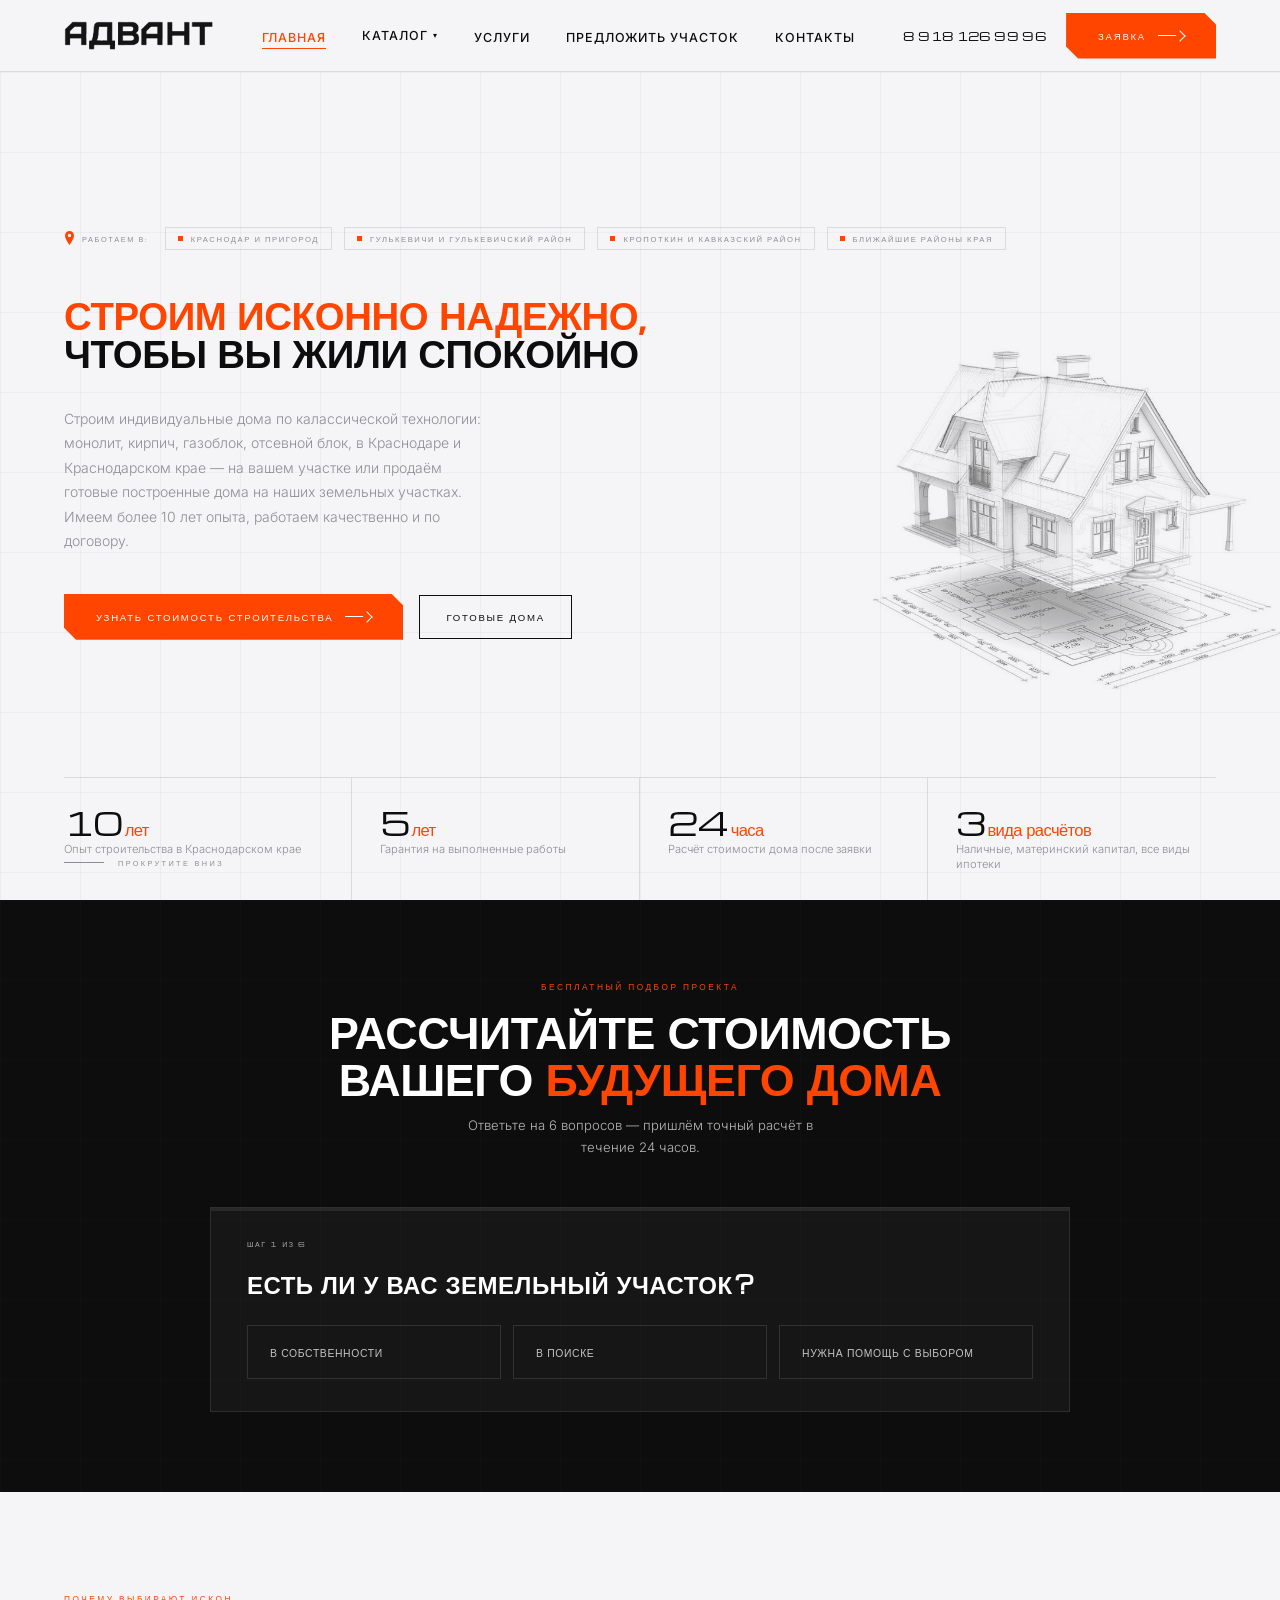
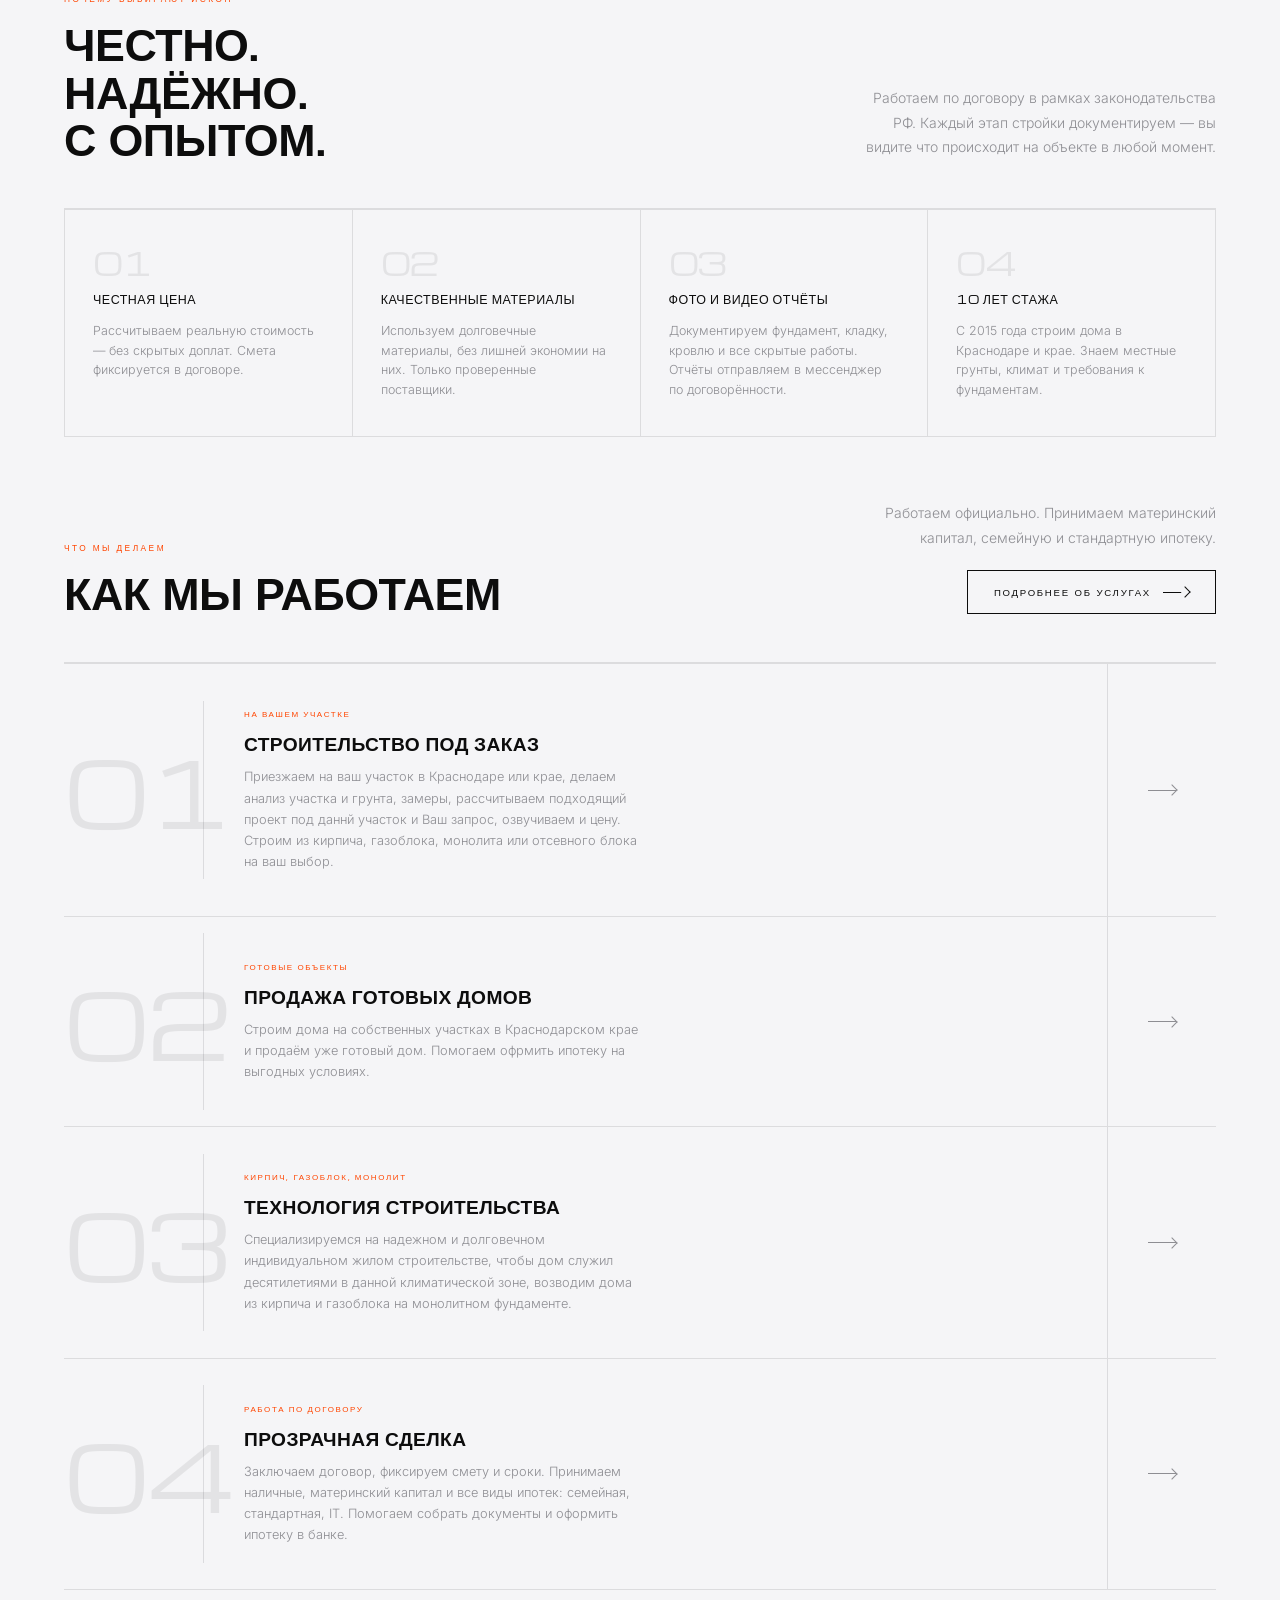
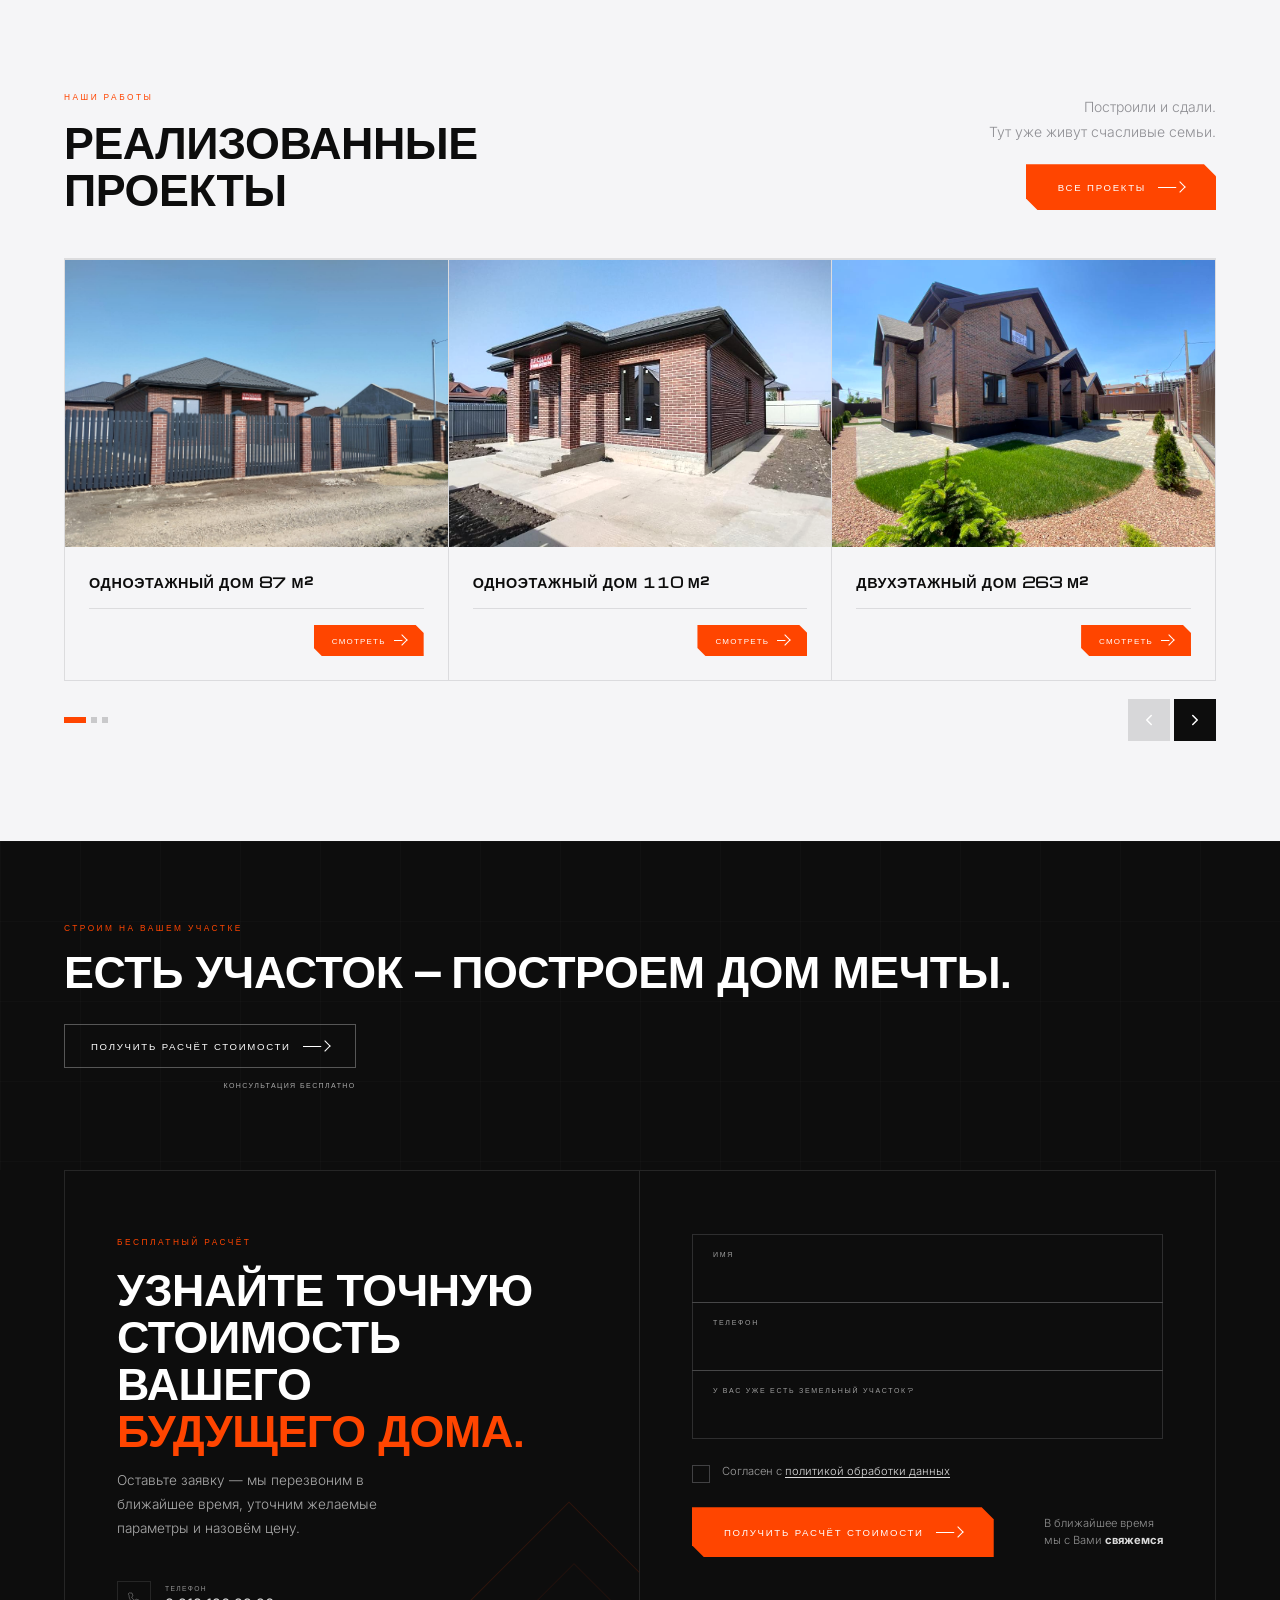
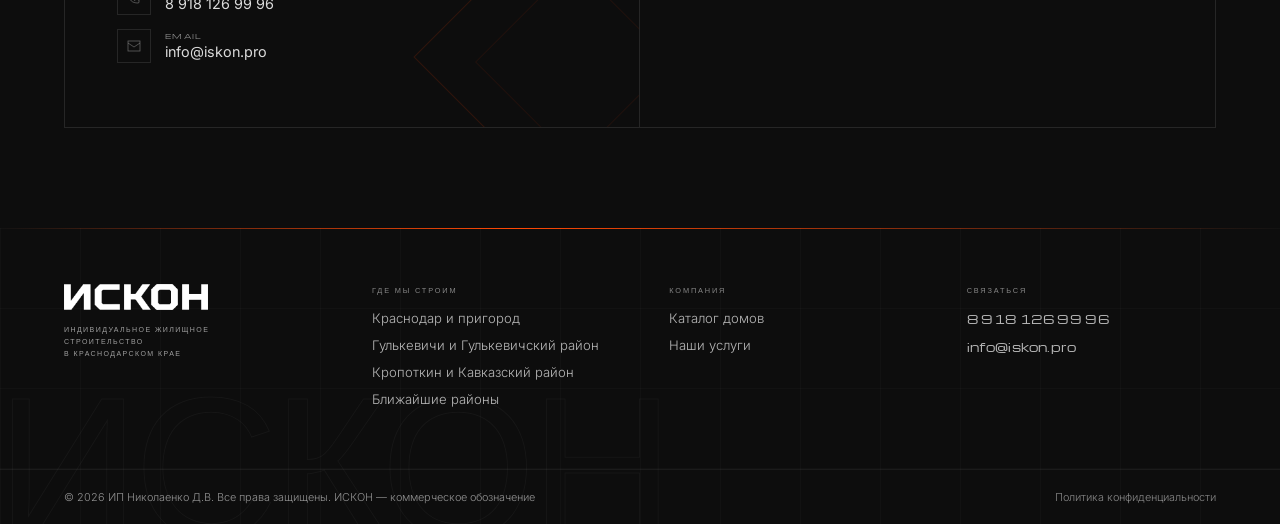
<file: index.html>
<!DOCTYPE html>
<!-- v2.1.0 -->
<html lang="ru">
<head>
  <!-- Yandex.Metrika counter -->
  <script type="text/javascript">
    (function(m,e,t,r,i,k,a){
        m[i]=m[i]||function(){(m[i].a=m[i].a||[]).push(arguments)};
        m[i].l=1*new Date();
        for (var j = 0; j < document.scripts.length; j++) {if (document.scripts[j].src === r) { return; }}
        k=e.createElement(t),a=e.getElementsByTagName(t)[0],k.async=1,k.src=r,a.parentNode.insertBefore(k,a)
    })(window, document,'script','https://mc.yandex.ru/metrika/tag.js?id=109135165', 'ym');
    ym(109135165, 'init', {ssr:true, webvisor:true, clickmap:true, ecommerce:"dataLayer", referrer: document.referrer, url: location.href, accurateTrackBounce:true, trackLinks:true});
  </script>
  <noscript><div><img src="https://mc.yandex.ru/watch/109135165" style="position:absolute; left:-9999px;" alt="" /></div></noscript>
  <!-- /Yandex.Metrika counter -->
  <meta charset="UTF-8" />
  <meta name="viewport" content="width=device-width, initial-scale=1.0" />
  <title>ИСКОН — Строительство и продажа частных домов в Краснодаре, Кропоткине и Гулькевичи</title>
  <meta name="description" content="Свой дом по цене квартиры! Комплексное строительство в Краснодаре, Кропоткине и Гулькевичи от ИСКОН. От фундамента до кровли с гарантией. Узнайте стоимость своего будущего дома прямо сейчас. Возможно строительство дома в ипотеку." />
  <meta name="keywords" content="строительство домов Краснодар, купить дом Краснодар, ИЖС Краснодар, кирпичный дом под ключ, дома из газоблока Краснодар, строители краснодарский край, Кропоткин строители, Кавказский район построить дом, Гулькевичи частный дом, Гулькевичский район" />
  <meta property="og:title"       content="ИСКОН — Строительство домов в Краснодаре" />
  <meta property="og:description" content="Строим на вашем участке и продаём готовые дома в Краснодарском крае. 10 лет опыта. Кирпич, газоблок, вальмовые кровли." />
  <meta property="og:image"       content="images/og-cover.jpg" />
  <meta property="og:type"        content="website" />
  <link rel="canonical" href="https://iskon.pro/" />
  <link rel="icon" href="images/favicon.ico" type="image/x-icon" />
  <link rel="icon" href="images/favicon-32x32.png" type="image/png" sizes="32x32" />
  <link rel="apple-touch-icon" href="images/apple-touch-icon.png" />
  <link rel="preconnect" href="https://fonts.googleapis.com" />
  <link rel="preconnect" href="https://fonts.gstatic.com" crossorigin />
  <link href="https://fonts.googleapis.com/css2?family=Michroma&family=Inter:wght@300;400;500&display=swap" rel="stylesheet" />
  <link rel="stylesheet" href="css/main.css?v=7" />

  <style>
    body { padding-top: 72px; }

    /* HERO */
    .hero {
      min-height: calc(100svh - 72px);
      padding: 0 5vw;
      display: grid;
      grid-template-rows: 1fr auto;
      position: relative;
      overflow: hidden;
    }
    .hero::before {
      content: '';
      position: absolute; inset: 0;
      background-image:
        linear-gradient(rgba(13,13,13,0.035) 1px, transparent 1px),
        linear-gradient(90deg, rgba(13,13,13,0.035) 1px, transparent 1px);
      background-size: 80px 80px;
      pointer-events: none;
    }
    /* Эскиз дома — чертёж в сетке */
    .hero__bg-letter {
      position: absolute;
      right: -1vw; top: 54%;
      transform: translateY(-50%);
      width: clamp(240px, 34vw, 520px);
      user-select: none;
      pointer-events: none;
      mix-blend-mode: multiply;   /* убирает белый фон — видны только линии */
      opacity: 0.65;
    }
    .hero__inner {
      display: flex;
      flex-direction: column;
      justify-content: center;
      position: relative; z-index: 1;
      padding-top: 6vh;
      padding-bottom: 4vh;
    }
    .hero__labels {
      display: flex; gap: 12px; flex-wrap: wrap;
      margin-bottom: 44px;
      animation: fade-up 0.7s var(--ease) 0.1s both;
    }
    .hero__title {
      margin-bottom: 36px;
      animation: fade-up 0.9s var(--ease) 0.25s both;
    }
    .hero__title .accent { color: var(--orange); }
    .title-dot {
      display: inline-block;
      width: 10px; height: 10px;
      background: var(--orange);
      vertical-align: middle;
      margin: 0 14px 0.12em;
    }
    .hero__body {
      display: flex; flex-direction: column; gap: 40px;
      max-width: 640px;
      animation: fade-up 0.8s var(--ease) 0.5s both;
    }
    .hero__cta { display: flex; align-items: center; gap: 16px; flex-wrap: wrap; }

    .hero__stats {
      display: grid;
      grid-template-columns: repeat(4, 1fr);
      border-top: var(--divider);
      position: relative; z-index: 1;
      animation: fade-up 0.7s var(--ease) 0.85s both;
    }
    .stat {
      padding: 28px 0 28px 28px;
      border-right: var(--divider);
      display: flex; flex-direction: column; gap: 4px;
    }
    .stat:first-child { padding-left: 0; }
    .stat:last-child  { border-right: none; }
    .stat__val {
      font-family: var(--f-head);
      font-size: clamp(1.4rem, 2.5vw, 2.2rem);
      color: var(--black); letter-spacing: -0.02em; line-height: 1;
    }
    .stat__val .u { font-size: 0.52em; color: var(--orange); margin-left: 2px; }
    .stat__key {
      font-family: var(--f-body);
      font-size: 0.7rem; font-weight: 300;
      color: var(--grey); line-height: 1.35;
    }

    .scroll-hint {
      position: fixed;
      bottom: 32px; left: 5vw;
      display: flex; align-items: center; gap: 14px;
      z-index: 1;
      animation: fade-up 0.6s var(--ease) 1.2s both;
      transition: opacity 0.3s;
    }
    .scroll-hint.hidden { opacity: 0; pointer-events: none; }
    .scroll-line {
      width: 40px; height: 1px;
      background: var(--grey); position: relative; overflow: hidden;
    }
    .scroll-line::after {
      content: ''; position: absolute; top: 0; left: -100%;
      width: 100%; height: 100%;
      background: var(--orange);
      animation: scan-line 2.2s ease-in-out 1.5s infinite;
    }
    .scroll-text {
      font-family: var(--f-head);
      font-size: 0.46rem; letter-spacing: 0.32em; text-transform: uppercase;
      color: var(--grey);
    }

    /* ПРЕИМУЩЕСТВА */
    .adv-grid {
      display: grid;
      grid-template-columns: repeat(4, 1fr);
      border-top: var(--divider);
      border-left: var(--divider);
    }
    .adv-cell {
      padding: 36px 28px;
      border-right: var(--divider); border-bottom: var(--divider);
      display: flex; flex-direction: column; gap: 14px;
      position: relative; overflow: hidden;
      transition: background 0.3s;
    }
    .adv-cell:hover { background: rgba(255,69,0,0.03); }
    .adv-cell::after {
      content: ''; position: absolute; bottom: 0; left: 0;
      width: 0; height: 2px; background: var(--orange);
      transition: width 0.5s var(--ease);
    }
    .adv-cell:hover::after { width: 100%; }
    .adv-num {
      font-family: var(--f-head);
      font-size: 2rem; color: var(--black); opacity: 0.07;
      letter-spacing: -0.04em; line-height: 1; user-select: none;
      transition: color 0.35s, opacity 0.35s;
    }
    .adv-cell:hover .adv-num { color: var(--orange); opacity: 1; }
    .adv-title {
      font-family: var(--f-head);
      font-size: 0.78rem; text-transform: uppercase;
      letter-spacing: 0.04em; color: var(--black); line-height: 1.2;
    }
    .adv-desc {
      font-family: var(--f-body);
      font-size: 0.78rem; font-weight: 300;
      color: var(--grey); line-height: 1.6;
    }

    /* УСЛУГИ */
    .services-list { display: flex; flex-direction: column; }
    .service-item {
      display: grid;
      grid-template-columns: 140px 1fr auto;
      align-items: center;
      border-bottom: var(--divider);
      position: relative; overflow: hidden;
      cursor: pointer; text-decoration: none; color: inherit;
    }
    .service-item:first-child { border-top: var(--divider); }
    .service-item::before {
      content: '';
      position: absolute; inset: 0; background: var(--black);
      transform: scaleX(0); transform-origin: left;
      transition: transform 0.55s var(--ease); z-index: 0;
    }
    .service-item:hover::before { transform: scaleX(1); }
    .service-item > * { position: relative; z-index: 1; }

    .svc-num-cell {
      padding: 44px 32px 44px 0;
      border-right: var(--divider); transition: border-color 0.4s;
    }
    .service-item:hover .svc-num-cell { border-right-color: rgba(255,255,255,0.1); }
    .svc-num {
      font-family: var(--f-head);
      font-size: clamp(3.5rem, 7vw, 6rem); line-height: 1;
      color: var(--black); opacity: 0.07; letter-spacing: -0.04em; user-select: none;
      transition: color 0.35s var(--ease), opacity 0.35s var(--ease);
    }
    .service-item:hover .svc-num { color: var(--orange); opacity: 1; }

    .svc-content {
      padding: 44px 40px; border-right: var(--divider); transition: border-color 0.4s;
    }
    .service-item:hover .svc-content { border-right-color: rgba(255,255,255,0.1); }
    .svc-accent {
      font-family: var(--f-head);
      font-size: 0.5rem; letter-spacing: 0.2em; text-transform: uppercase;
      color: var(--orange); margin-bottom: 10px;
    }
    .svc-title {
      font-family: var(--f-head);
      font-size: clamp(0.9rem, 1.6vw, 1.2rem);
      text-transform: uppercase; letter-spacing: 0.02em;
      color: var(--black); transition: color 0.35s var(--ease); margin-bottom: 10px;
    }
    .service-item:hover .svc-title { color: #fff; }
    .svc-desc {
      font-family: var(--f-body);
      font-size: 0.8rem; font-weight: 300; line-height: 1.65;
      color: var(--grey); max-width: 50ch; transition: color 0.35s;
    }
    .service-item:hover .svc-desc { color: rgba(255,255,255,0.45); }

    .svc-arrow { padding: 44px 40px; min-width: 80px; display: flex; align-items: center; justify-content: flex-end; }
    .svc-arr-line {
      width: 28px; height: 1px; background: var(--grey); position: relative;
      transition: width 0.4s var(--ease), background 0.35s;
    }
    .svc-arr-line::after {
      content: ''; position: absolute; right: 0; top: -3.5px;
      width: 8px; height: 8px;
      border-top: 1px solid var(--grey); border-right: 1px solid var(--grey);
      transform: rotate(45deg); transition: border-color 0.35s;
    }
    .service-item:hover .svc-arr-line { width: 48px; background: var(--orange); }
    .service-item:hover .svc-arr-line::after { border-color: var(--orange); }

    /* TECH STRIP */
    .tech-strip {
      display: grid; grid-template-columns: repeat(4, 1fr);
      border-top: var(--divider); border-bottom: var(--divider); margin: 0 5vw;
    }
    .tech-cell {
      padding: 28px 32px; border-right: var(--divider);
      display: flex; flex-direction: column; gap: 6px;
      position: relative; overflow: hidden; transition: background 0.3s;
    }
    .tech-cell:last-child { border-right: none; }
    .tech-cell::after {
      content: ''; position: absolute; bottom: 0; left: 0;
      width: 0; height: 2px; background: var(--orange);
      transition: width 0.5s var(--ease);
    }
    .tech-cell:hover::after { width: 100%; }
    .tech-cell:hover { background: rgba(255,69,0,0.03); }
    .tech-val {
      font-family: var(--f-head);
      font-size: clamp(1.2rem, 2.2vw, 1.9rem);
      color: var(--black); letter-spacing: -0.02em; line-height: 1;
    }
    .tech-val sup { font-size: 0.45em; color: var(--orange); vertical-align: super; margin-left: 2px; }
    .tech-lbl { font-family: var(--f-body); font-size: 0.7rem; font-weight: 300; color: var(--grey); line-height: 1.4; }
    .tech-std {
      font-family: var(--f-head);
      font-size: 0.4rem; letter-spacing: 0.2em; text-transform: uppercase;
      color: rgba(142,142,147,0.45); margin-top: 2px;
    }

    /* PROJECT CAROUSEL */
    .proj-carousel { position: relative; }
    .proj-car__wrap { overflow: hidden; border-top: var(--divider); border-left: var(--divider); }
    .proj-car__track { display: flex; transition: transform 0.45s cubic-bezier(0.16,1,0.3,1); will-change: transform; }
    .proj-car__slide { flex: 0 0 33.3333%; border-right: var(--divider); border-bottom: var(--divider); min-width: 0; }
    .proj-car__nav { display: flex; align-items: center; justify-content: space-between; padding: 18px 0 0; }
    .proj-car__btns { display: flex; gap: 4px; }
    .proj-car__btn { width: 42px; height: 42px; background: var(--black); color: #fff; border: none; cursor: pointer; display: flex; align-items: center; justify-content: center; transition: background 0.2s; flex-shrink: 0; font-size: 18px; }
    .proj-car__btn:hover:not(:disabled) { background: var(--orange); }
    .proj-car__btn:disabled { background: rgba(0,0,0,0.12); cursor: default; }
    .proj-car__dots { display: flex; gap: 5px; align-items: center; }
    .proj-car__dot { width: 6px; height: 6px; background: rgba(0,0,0,0.18); border: none; cursor: pointer; padding: 0; border-radius: 0; transition: all 0.25s; }
    .proj-car__dot.active { background: var(--orange); width: 22px; }
    @media (max-width: 1024px) { .proj-car__slide { flex: 0 0 50%; } }
    @media (max-width: 640px)  { .proj-car__slide { flex: 0 0 100%; } }

    .photo-placeholder {
      width: 100%; height: 100%;
      display: flex; align-items: center; justify-content: center;
      background: linear-gradient(135deg, #d8d8da 0%, #c8c8cc 100%);
      transition: transform 0.7s var(--ease);
    }
    .card:hover .photo-placeholder { transform: scale(1.05); }
    .photo-placeholder svg { width: 52px; height: 52px; opacity: 0.2; }

    /* RESPONSIVE */
    @media (max-width: 1024px) {
      .hero__stats { grid-template-columns: repeat(2,1fr); }
      .stat:nth-child(2) { border-right: none; }
      .stat:nth-child(3) { border-top: var(--divider); }
      .stat:nth-child(4) { border-top: var(--divider); border-right: none; }
      .tech-strip { grid-template-columns: repeat(2,1fr); }
      .tech-cell:nth-child(2) { border-right: none; }
      .tech-cell:nth-child(3) { border-top: var(--divider); }
      .tech-cell:nth-child(4) { border-right: none; border-top: var(--divider); }
      .adv-grid { grid-template-columns: repeat(2,1fr); }
    }
    @media (max-width: 768px) {
      .service-item { grid-template-columns: 64px 1fr; }
      .svc-num-cell { padding: 28px 14px 28px 0; border-right: none; }
      .svc-num { font-size: 2.8rem; }
      .svc-content { padding: 28px 0 28px 18px; border-right: none; border-left: var(--divider); }
      .svc-arrow { display: none; }
      .tech-strip { margin: 0; grid-template-columns: repeat(2,1fr); border-left: none; border-right: none; }
      .hero__bg-letter { display: none; }
      .adv-grid { grid-template-columns: 1fr; }
      #form > div { grid-template-columns: 1fr !important; }
      #form > div > div:first-child { border-right: none !important; border-bottom: 1px solid rgba(255,255,255,0.1) !important; }
      #form > div > div { padding: 40px 24px !important; }
    }
    @media (max-width: 480px) {
      .hero__stats { grid-template-columns: repeat(2,1fr); }
      .hero__labels { gap: 6px 8px; margin-bottom: 24px; }
      .hero__labels .geo-strip__label { flex: 0 0 100%; margin-bottom: 2px; }
      .hero__labels .tag { font-size: 0.5rem; padding: 5px 11px; }
    }

    /* QUIZ RESPONSIVE */
    @media (max-width: 768px) {
      #quiz-section { padding: 56px 5vw; }
      #quiz-card > div:first-child + div { padding: 18px 20px 0; }
      #quiz-card > div:last-child { padding: 16px 20px 24px; }
      #quiz-final { padding: 32px 20px; }
      #quiz-final > div:first-child { margin: -32px -20px 28px; }
      #quiz-thanks { padding: 48px 20px; }
    }
    @media (max-width: 480px) {
      #quiz-section { padding: 48px 4vw; }
      #quiz-options { grid-template-columns: 1fr !important; }
      #quiz-form { max-width: 100% !important; }
    }

    /* ── PROJECT MODAL ── */
    #proj-modal{display:none;position:fixed;inset:0;background:rgba(13,13,13,.85);z-index:400;align-items:center;justify-content:center;padding:16px;}
    #proj-modal.open{display:flex;}
    .proj-m{background:var(--snow);max-width:860px;width:100%;max-height:92vh;overflow-y:auto;position:relative;}
    .proj-m__close{position:absolute;top:14px;right:14px;width:32px;height:32px;background:var(--black);color:#fff;border:none;cursor:pointer;font-size:22px;line-height:1;display:flex;align-items:center;justify-content:center;z-index:10;}
    .proj-m__slider{position:relative;aspect-ratio:16/9;background:#111;overflow:hidden;touch-action:pan-y;}
    .proj-m__slider img{width:100%;height:100%;object-fit:cover;display:block;-webkit-user-drag:none;user-select:none;}
    .proj-m__arr{position:absolute;top:50%;transform:translateY(-50%);width:44px;height:44px;background:rgba(13,13,13,.6);color:#fff;border:none;cursor:pointer;display:flex;align-items:center;justify-content:center;z-index:2;transition:background .2s;}
    .proj-m__arr:hover{background:rgba(13,13,13,.9);}
    .proj-m__arr--l{left:10px;}
    .proj-m__arr--r{right:10px;}
    .proj-m__counter{position:absolute;bottom:10px;right:12px;background:rgba(13,13,13,.6);color:#fff;font-family:var(--f-head);font-size:.4rem;letter-spacing:.14em;padding:4px 10px;pointer-events:none;}
    .proj-m__body{padding:26px;display:flex;flex-direction:column;gap:14px;}
    .proj-m__specs{display:grid;grid-template-columns:repeat(3,1fr);border:var(--divider);}
    .proj-m__spec{padding:9px 12px;border-right:var(--divider);display:flex;flex-direction:column;gap:3px;}
    .proj-m__spec:last-child{border-right:none;}
    @media(max-width:480px){.proj-m__arr{width:36px;height:36px;}}
  </style>
</head>
<body>

<!-- Скрытая форма для Netlify (квиз) -->
<form name="quiz-lead" data-netlify="true" netlify-honeypot="bot-field" style="display:none;">
  <input type="hidden" name="form-name" value="quiz-lead"/>
  <input name="name"/><input name="phone"/><input name="messenger"/>
  <input name="step1"/><input name="step2"/><input name="step3"/>
  <input name="step4"/><input name="step5"/><input name="step6"/>
  <input name="source"/><input name="url"/><input name="date"/>
</form>

<!-- NAV -->
<nav class="nav" role="navigation">
  <a href="index.html" class="nav__logo" aria-label="ИСКОН — главная">
    <img src="images/logo-black.png" alt="ИСКОН" style="height:30px;width:auto;object-fit:contain;" />
  </a>
  <ul class="nav__links">
    <li><a href="index.html" class="active">Главная</a></li>
    <li class="nav__item">
      <button class="nav__drop-btn">Каталог <span class="nav__drop-arr">▾</span></button>
      <div class="nav__drop-menu">
        <a href="catalog.html">Готовые дома</a>
        <a href="lands.html">Земельные участки</a>
      </div>
    </li>
    <li><a href="services.html">Услуги</a></li>
    <li><a href="offer-land.html">Предложить участок</a></li>
    <li><a href="#footer">Контакты</a></li>
  </ul>
  <div class="nav__right">
    <a href="tel:+79181269996" class="nav__phone">8 918 126 99 96</a>
    <a href="#form" class="btn btn--primary">
      <span>Заявка</span>
      <span class="btn__arr"></span>
    </a>
  </div>
  <button class="nav__burger" id="burger" aria-label="Меню" aria-expanded="false">
    <span></span><span></span><span></span>
  </button>
</nav>

<div class="nav__mobile" id="mobile-menu" role="navigation">
  <a href="index.html">Главная</a>
  <a href="catalog.html">Готовые дома</a>
  <a href="lands.html">Земельные участки</a>
  <a href="services.html">Услуги</a>
  <a href="offer-land.html">Предложить участок</a>
  <a href="#footer">Контакты</a>
  <a href="tel:+79181269996" style="color:var(--orange);">8 918 126 99 96</a>
</div>

<!-- HERO -->
<section class="hero" id="hero" aria-label="Главный экран">
  <!-- Эскиз-чертёж дома из загруженного изображения -->
  <div class="hero__bg-letter" aria-hidden="true">
    <img
      src="images/house-sketch.jpg"
      alt=""
      style="width:100%;display:block;object-fit:contain;"
      draggable="false"
    />
  </div>

  <div class="hero__inner">
    <div class="hero__labels">
      <span class="geo-strip__label" style="margin-right:4px;">
        <svg width="11" height="14" viewBox="0 0 11 14" fill="none" aria-hidden="true"><path d="M5.5 0C3.015 0 1 2.015 1 4.5c0 3.375 4.5 9.5 4.5 9.5S10 7.875 10 4.5C10 2.015 7.985 0 5.5 0zm0 6.25a1.75 1.75 0 110-3.5 1.75 1.75 0 010 3.5z" fill="var(--orange)"/></svg>
        Работаем в:
      </span>
      <div class="tag"><div class="tag__dot"></div>Краснодар и пригород</div>
      <div class="tag"><div class="tag__dot" style="animation-delay:.4s"></div>Гулькевичи и Гулькевичский район</div>
      <div class="tag"><div class="tag__dot" style="animation-delay:.8s"></div>Кропоткин и Кавказский район</div>
      <div class="tag"><div class="tag__dot" style="animation-delay:1.2s"></div>Ближайшие районы края</div>
    </div>

    <h1 class="hero__title t-hero" style="font-size:clamp(1.9rem,3vw,2.6rem);">

      <span class="accent">СТРОИМ ИСКОННО НАДЕЖНО,</span><br />
      ЧТОБЫ ВЫ ЖИЛИ СПОКОЙНО
    </h1>

    <div class="hero__body">
      <p class="t-body" style="max-width:48ch;color:var(--grey);">
        Строим индивидуальные дома по каласcической технологии: монолит, кирпич, газоблок, отсевной блок, в Краснодаре и Краснодарском крае — на вашем участке
        или продаём готовые построенные дома на наших земельных участках. Имеем более 10 лет опыта, работаем качественно и по договору.
      </p>
      <div class="hero__cta">
        <a href="#form" class="btn btn--primary">
          <span>Узнать стоимость строительства</span>
          <span class="btn__arr"></span>
        </a>
        <a href="catalog.html" class="btn btn--ghost">
          <span>Готовые дома</span>
        </a>
      </div>
    </div>
  </div>

  <div class="hero__stats" role="list">
    <div class="stat" role="listitem">
      <span class="stat__val">10<span class="u">лет</span></span>
      <span class="stat__key">Опыт строительства в Краснодарском крае</span>
    </div>
    <div class="stat" role="listitem">
      <span class="stat__val">5<span class="u">лет</span></span>
      <span class="stat__key">Гарантия на выполненные работы</span>
    </div>
    <div class="stat" role="listitem">
      <span class="stat__val">24<span class="u">часа</span></span>
      <span class="stat__key">Расчёт стоимости дома после заявки</span>
    </div>
    <div class="stat" role="listitem">
      <span class="stat__val">3<span class="u">вида расчётов</span></span>
      <span class="stat__key">Наличные, материнский капитал, все виды ипотеки</span>
    </div>
  </div>
</section>

<div class="scroll-hint" id="scroll-hint" aria-hidden="true">
  <div class="scroll-line"></div>
  <span class="scroll-text">Прокрутите вниз</span>
</div>

<!-- КВИЗ -->
<section id="quiz-section" style="background:var(--black);padding:80px 5vw;position:relative;overflow:hidden;">
  <div style="position:absolute;inset:0;background-image:linear-gradient(rgba(255,255,255,0.012) 1px,transparent 1px),linear-gradient(90deg,rgba(255,255,255,0.012) 1px,transparent 1px);background-size:80px 80px;pointer-events:none;"></div>
  <div style="position:relative;z-index:1;max-width:860px;margin:0 auto;">

    <!-- Заголовок секции -->
    <div style="text-align:center;margin-bottom:48px;">
      <div class="t-label" style="margin-bottom:14px;">Бесплатный подбор проекта</div>
      <h2 class="t-h2" style="color:#fff;">Рассчитайте стоимость<br/>вашего <span style="color:var(--orange);">будущего дома</span></h2>
      <p style="margin-top:14px;font-family:var(--f-body);font-size:0.82rem;font-weight:300;color:rgba(255,255,255,0.7);max-width:44ch;margin-left:auto;margin-right:auto;line-height:1.7;">Ответьте на 6 вопросов — пришлём точный расчёт в течение 24 часов.</p>
    </div>

    <!-- Карточка квиза -->
    <div id="quiz-card" style="background:rgba(255,255,255,0.04);border:1px solid rgba(255,255,255,0.1);padding:0;">

      <!-- Прогресс-бар -->
      <div style="height:3px;background:rgba(255,255,255,0.08);position:relative;overflow:hidden;">
        <div id="quiz-progress" style="position:absolute;left:0;top:0;height:100%;background:var(--orange);width:0%;transition:width 0.5s var(--ease);"></div>
      </div>

      <!-- Шапка шага -->
      <div style="padding:28px 36px 0;display:flex;align-items:center;justify-content:space-between;gap:16px;">
        <div style="font-family:var(--f-head);font-size:0.44rem;letter-spacing:0.22em;text-transform:uppercase;color:rgba(255,255,255,0.65);">
          Шаг <span id="quiz-step-num">1</span> из 6
        </div>
        <button id="quiz-back" onclick="quizBack()" style="display:none;background:none;border:1px solid rgba(255,255,255,0.15);color:rgba(255,255,255,0.5);font-family:var(--f-head);font-size:0.42rem;letter-spacing:0.18em;text-transform:uppercase;padding:7px 14px;cursor:pointer;transition:all 0.2s;" onmouseover="this.style.borderColor='rgba(255,255,255,0.4)';this.style.color='#fff'" onmouseout="this.style.borderColor='rgba(255,255,255,0.15)';this.style.color='rgba(255,255,255,0.5)'">← Назад</button>
      </div>

      <!-- Вопрос -->
      <div style="padding:20px 36px 32px;">
        <h3 id="quiz-question" style="font-family:var(--f-head);font-size:clamp(1rem,2.2vw,1.5rem);text-transform:uppercase;letter-spacing:0.02em;color:#fff;line-height:1.2;margin-bottom:28px;"></h3>

        <!-- Варианты ответов -->
        <div id="quiz-options" style="display:grid;gap:12px;"></div>

        <!-- Кнопка «Далее» для множественного выбора -->
        <div id="quiz-next-wrap" style="display:none;margin-top:24px;">
          <button onclick="quizNextMulti()" class="btn btn--primary" style="padding:16px 36px;">
            <span>Далее</span><span class="btn__arr"></span>
          </button>
        </div>
      </div>
    </div>

    <!-- Финальный экран -->
    <div id="quiz-final" style="display:none;background:rgba(255,255,255,0.04);border:1px solid rgba(255,255,255,0.1);padding:48px 36px;">
      <div style="height:3px;background:var(--orange);margin:-48px -36px 40px;"></div>
      <div style="margin-bottom:20px;">
        <button onclick="quizBackFromFinal()" style="background:none;border:1px solid rgba(255,255,255,0.15);color:rgba(255,255,255,0.5);font-family:var(--f-head);font-size:0.42rem;letter-spacing:0.18em;text-transform:uppercase;padding:7px 14px;cursor:pointer;transition:all 0.2s;" onmouseover="this.style.borderColor='rgba(255,255,255,0.4)';this.style.color='#fff'" onmouseout="this.style.borderColor='rgba(255,255,255,0.15)';this.style.color='rgba(255,255,255,0.5)'">← Назад</button>
      </div>
      <div style="text-align:center;margin-bottom:32px;">
        <div class="t-label" style="margin-bottom:12px;">Расчёт готов на 98%</div>
        <h3 style="font-family:var(--f-head);font-size:clamp(1.1rem,2.5vw,1.7rem);text-transform:uppercase;color:#fff;line-height:1.15;">Осталось указать<br/><span style="color:var(--orange);">куда отправить</span></h3>
        <p style="margin-top:12px;font-family:var(--f-body);font-size:0.78rem;font-weight:300;color:rgba(255,255,255,0.7);max-width:40ch;margin-left:auto;margin-right:auto;line-height:1.65;">Отправим персональный расчёт в удобный мессенджер в течение 24 часов</p>
      </div>
      <form id="quiz-form" style="display:flex;flex-direction:column;gap:0;max-width:480px;margin:0 auto;">
        <div style="border:1px solid rgba(255,255,255,0.12);margin-bottom:-1px;position:relative;transition:border-color 0.2s;" onfocusin="this.style.borderColor='rgba(255,69,0,0.5)';this.style.zIndex='1'" onfocusout="this.style.borderColor='rgba(255,255,255,0.12)';this.style.zIndex='0'">
          <label style="position:absolute;top:9px;left:18px;font-family:var(--f-head);font-size:0.4rem;letter-spacing:0.22em;text-transform:uppercase;color:rgba(255,255,255,0.65);pointer-events:none;">Ваше имя</label>
          <input id="qf-name" type="text" placeholder="Имя" autocomplete="given-name" required style="width:100%;padding:30px 18px 12px;background:transparent;border:none;outline:none;font-family:var(--f-body);font-size:0.95rem;color:#fff;caret-color:var(--orange);" />
        </div>
        <div style="border:1px solid rgba(255,255,255,0.12);margin-bottom:-1px;position:relative;transition:border-color 0.2s;" onfocusin="this.style.borderColor='rgba(255,69,0,0.5)';this.style.zIndex='1'" onfocusout="this.style.borderColor='rgba(255,255,255,0.12)';this.style.zIndex='0'">
          <label style="position:absolute;top:9px;left:18px;font-family:var(--f-head);font-size:0.4rem;letter-spacing:0.22em;text-transform:uppercase;color:rgba(255,255,255,0.65);pointer-events:none;">Телефон</label>
          <input id="qf-phone" type="tel" placeholder="+7" autocomplete="tel" required style="width:100%;padding:30px 18px 12px;background:transparent;border:none;outline:none;font-family:var(--f-body);font-size:0.95rem;color:#fff;caret-color:var(--orange);" />
        </div>
        <div style="border:1px solid rgba(255,255,255,0.12);padding:16px 18px;margin-bottom:24px;">
          <div style="font-family:var(--f-head);font-size:0.42rem;letter-spacing:0.2em;text-transform:uppercase;color:rgba(255,255,255,0.65);margin-bottom:12px;">Удобный мессенджер</div>
          <div style="display:flex;gap:10px;flex-wrap:wrap;">
            <label id="msg-wa" style="display:flex;align-items:center;gap:8px;padding:10px 18px;border:1px solid rgba(255,255,255,0.15);cursor:pointer;transition:all 0.2s;min-height:44px;">
              <input type="radio" name="messenger" value="WhatsApp" style="display:none;" onchange="selectMessenger('msg-wa')" />
              <svg width="16" height="16" viewBox="0 0 24 24" fill="none"><path d="M17.472 14.382c-.297-.149-1.758-.867-2.03-.967-.273-.099-.471-.148-.67.15-.197.297-.767.966-.94 1.164-.173.199-.347.223-.644.075-.297-.15-1.255-.463-2.39-1.475-.883-.788-1.48-1.761-1.653-2.059-.173-.297-.018-.458.13-.606.134-.133.298-.347.446-.52.149-.174.198-.298.298-.497.099-.198.05-.371-.025-.52-.075-.149-.669-1.612-.916-2.207-.242-.579-.487-.5-.669-.51-.173-.008-.371-.01-.57-.01-.198 0-.52.074-.792.372-.272.297-1.04 1.016-1.04 2.479 0 1.462 1.065 2.875 1.213 3.074.149.198 2.096 3.2 5.077 4.487.709.306 1.262.489 1.694.625.712.227 1.36.195 1.871.118.571-.085 1.758-.719 2.006-1.413.248-.694.248-1.289.173-1.413-.074-.124-.272-.198-.57-.347z" fill="rgba(255,255,255,0.6)"/><path d="M12 0C5.373 0 0 5.373 0 12c0 2.123.553 4.112 1.524 5.84L.057 23.493a.75.75 0 00.917.902l5.918-1.548A11.95 11.95 0 0012 24c6.627 0 12-5.373 12-12S18.627 0 12 0zm0 22c-1.93 0-3.737-.502-5.31-1.38l-.38-.217-3.97 1.04 1.01-3.866-.233-.393A9.956 9.956 0 012 12C2 6.477 6.477 2 12 2s10 4.477 10 10-4.477 10-10 10z" fill="rgba(255,255,255,0.6)"/></svg>
              <span style="font-family:var(--f-head);font-size:0.5rem;letter-spacing:0.14em;text-transform:uppercase;color:rgba(255,255,255,0.6);">WhatsApp</span>
            </label>
            <label id="msg-tg" style="display:flex;align-items:center;gap:8px;padding:10px 18px;border:1px solid rgba(255,255,255,0.15);cursor:pointer;transition:all 0.2s;min-height:44px;">
              <input type="radio" name="messenger" value="Telegram" style="display:none;" onchange="selectMessenger('msg-tg')" />
              <svg width="16" height="16" viewBox="0 0 24 24" fill="none"><path d="M12 0C5.373 0 0 5.373 0 12s5.373 12 12 12 12-5.373 12-12S18.627 0 12 0zm5.562 8.248l-2.008 9.457c-.145.658-.537.818-1.084.508l-3-2.21-1.447 1.394c-.16.16-.295.295-.605.295l.213-3.053 5.56-5.023c.242-.213-.054-.333-.373-.12L7.17 14.71 4.22 13.82c-.645-.202-.658-.645.136-.953l10.895-4.202c.537-.194 1.006.12.832.947-.001 0-.521.001-.521.001z" fill="rgba(255,255,255,0.6)"/></svg>
              <span style="font-family:var(--f-head);font-size:0.5rem;letter-spacing:0.14em;text-transform:uppercase;color:rgba(255,255,255,0.6);">Telegram</span>
            </label>
            <label id="msg-call" style="display:flex;align-items:center;gap:8px;padding:10px 18px;border:1px solid rgba(255,255,255,0.15);cursor:pointer;transition:all 0.2s;min-height:44px;">
              <input type="radio" name="messenger" value="Звонок" style="display:none;" onchange="selectMessenger('msg-call')" />
              <svg width="16" height="16" viewBox="0 0 24 24" fill="none"><path d="M6.62 10.79a15.05 15.05 0 006.59 6.59l2.2-2.2c.27-.27.67-.36 1.02-.24 1.12.37 2.33.57 3.57.57.55 0 1 .45 1 1V20c0 .55-.45 1-1 1C9.39 21 3 14.61 3 7c0-.55.45-1 1-1h3.5c.55 0 1 .45 1 1 0 1.25.2 2.45.57 3.57.11.35.03.74-.25 1.02l-2.2 2.2z" fill="rgba(255,255,255,0.6)"/></svg>
              <span style="font-family:var(--f-head);font-size:0.5rem;letter-spacing:0.14em;text-transform:uppercase;color:rgba(255,255,255,0.6);">Позвонить</span>
            </label>
          </div>
        </div>
        <div style="display:flex;align-items:center;gap:14px;flex-wrap:wrap;justify-content:space-between;">
          <button type="submit" class="btn btn--primary" style="padding:18px 36px;">
            <span>Получить расчёт</span><span class="btn__arr"></span>
          </button>
          <span style="font-family:var(--f-body);font-size:0.68rem;font-weight:300;color:rgba(255,255,255,0.6);line-height:1.5;max-width:24ch;">Нажимая кнопку, вы соглашаетесь с <a href="#" onclick="openPrivacyModal();return false;" style="color:rgba(255,255,255,0.8);">политикой обработки данных</a></span>
        </div>
      </form>
    </div>

    <!-- Экран «Спасибо» -->
    <div id="quiz-thanks" style="display:none;background:rgba(255,255,255,0.04);border:1px solid rgba(255,255,255,0.1);padding:64px 36px;text-align:center;">
      <div style="width:56px;height:56px;border:2px solid var(--orange);border-radius:50%;display:flex;align-items:center;justify-content:center;margin:0 auto 24px;">
        <svg width="22" height="22" viewBox="0 0 24 24" fill="none"><path d="M5 13l4 4L19 7" stroke="var(--orange)" stroke-width="1.5" stroke-linecap="round" stroke-linejoin="round"/></svg>
      </div>
      <div class="t-label" style="margin-bottom:12px;">Заявка отправлена</div>
      <h3 style="font-family:var(--f-head);font-size:clamp(1rem,2vw,1.4rem);text-transform:uppercase;color:#fff;margin-bottom:14px;">Расчёт придёт<br/>в течение 24 часов</h3>
      <p style="font-family:var(--f-body);font-size:0.82rem;font-weight:300;color:rgba(255,255,255,0.7);line-height:1.7;max-width:36ch;margin:0 auto;">Наш менеджер свяжется с вами и предоставит детальный расчёт по вашим параметрам.</p>
    </div>

  </div>
</section>

<!-- ПРЕИМУЩЕСТВА -->
<section class="section" id="advantages" style="padding-bottom:32px;">
  <header class="section-header">
    <div class="section-header__left">
      <span class="t-label">Почему выбирают ИСКОН</span>
      <h2 class="t-h2">Честно.<br />Надёжно.<br />С опытом.</h2>
    </div>
    <div class="section-header__right">
      <p class="t-body" style="max-width:40ch;text-align:right;">
        Работаем по договору в рамках законодательства РФ.
        Каждый этап стройки документируем — вы видите
        что происходит на объекте в любой момент.
      </p>
    </div>
  </header>

  <div class="adv-grid">
    <div class="adv-cell">
      <span class="adv-num" aria-hidden="true">01</span>
      <div class="adv-title">Честная цена</div>
      <div class="adv-desc">Рассчитываем реальную стоимость — без скрытых доплат. Смета фиксируется в договоре.</div>
    </div>
    <div class="adv-cell">
      <span class="adv-num" aria-hidden="true">02</span>
      <div class="adv-title">Качественные материалы</div>
      <div class="adv-desc">Используем долговечные материалы, без лишней экономии на них. Только проверенные поставщики.</div>
    </div>
    <div class="adv-cell">
      <span class="adv-num" aria-hidden="true">03</span>
      <div class="adv-title">Фото и видео отчёты</div>
      <div class="adv-desc">Документируем фундамент, кладку, кровлю и все скрытые работы. Отчёты отправляем в мессенджер по договорённости.</div>
    </div>
    <div class="adv-cell">
      <span class="adv-num" aria-hidden="true">04</span>
      <div class="adv-title">10 лет стажа</div>
      <div class="adv-desc">С 2015 года строим дома в Краснодаре и крае. Знаем местные грунты, климат и требования к фундаментам.</div>
    </div>
  </div>
</section>

<!-- УСЛУГИ -->
<section class="section" id="services" style="padding-top:32px;padding-bottom:0;">
  <header class="section-header">
    <div class="section-header__left">
      <span class="t-label">Что мы делаем</span>
      <h2 class="t-h2">КАК МЫ РАБОТАЕМ</h2>
    </div>
    <div class="section-header__right">
      <p class="t-body" style="max-width:38ch;text-align:right;">
        Работаем официально. Принимаем материнский капитал,
        семейную и стандартную ипотеку.
      </p>
      <a href="services.html" class="btn btn--ghost">
        <span>Подробнее об услугах</span>
        <span class="btn__arr"></span>
      </a>
    </div>
  </header>

  <div class="services-list" role="list">
    <a class="service-item" href="services.html#own-land" role="listitem">
      <div class="svc-num-cell"><span class="svc-num" aria-hidden="true">01</span></div>
      <div class="svc-content">
        <div class="svc-accent">На вашем участке</div>
        <h3 class="svc-title">Строительство под заказ</h3>
        <p class="svc-desc">Приезжаем на ваш участок в Краснодаре или крае, делаем анализ участка и грунта, замеры, рассчитываем подходящий проект под даннй участок и Ваш запрос, озвучиваем и цену. Строим из кирпича, газоблока, монолита или отсевного блока на ваш выбор.</p>
      </div>
      <div class="svc-arrow"><div class="svc-arr-line"></div></div>
    </a>
    <a class="service-item" href="catalog.html" role="listitem">
      <div class="svc-num-cell"><span class="svc-num" aria-hidden="true">02</span></div>
      <div class="svc-content">
        <div class="svc-accent">Готовые объекты</div>
        <h3 class="svc-title">Продажа готовых домов</h3>
        <p class="svc-desc">Строим дома на собственных участках в Краснодарском крае и продаём уже готовый дом. Помогаем офрмить ипотеку на выгодных условиях.</p>
      </div>
      <div class="svc-arrow"><div class="svc-arr-line"></div></div>
    </a>
    <a class="service-item" href="services.html#materials" role="listitem">
      <div class="svc-num-cell"><span class="svc-num" aria-hidden="true">03</span></div>
      <div class="svc-content">
        <div class="svc-accent">Кирпич, газоблок, монолит</div>
        <h3 class="svc-title">Технология строительства</h3>
        <p class="svc-desc">Специализируемся на надежном и долговечном индивидуальном жилом строительстве, чтобы дом служил десятилетиями в данной климатической зоне, возводим дома из кирпича и газоблока на монолитном фундаменте.</p>
      </div>
      <div class="svc-arrow"><div class="svc-arr-line"></div></div>
    </a>
    <a class="service-item" href="services.html#contract" role="listitem">
      <div class="svc-num-cell"><span class="svc-num" aria-hidden="true">04</span></div>
      <div class="svc-content">
        <div class="svc-accent">Работа по договору</div>
        <h3 class="svc-title">Прозрачная сделка</h3>
        <p class="svc-desc">Заключаем договор, фиксируем смету и сроки. Принимаем наличные, материнский капитал и все виды ипотек: семейная, стандартная, IT. Помогаем собрать документы и оформить ипотеку в банке.</p>
      </div>
      <div class="svc-arrow"><div class="svc-arr-line"></div></div>
    </a>
  </div>
</section>

<!-- РЕАЛИЗОВАННЫЕ ПРОЕКТЫ -->
<section class="section" id="projects">
  <header class="section-header">
    <div class="section-header__left">
      <span class="t-label">Наши работы</span>
      <h2 class="t-h2">Реализованные<br />проекты</h2>
    </div>
    <div class="section-header__right">
      <p class="t-body" style="max-width:36ch;text-align:right;">
        Построили и сдали. <br /> Тут уже живут счасливые семьи.
      </p>
      <a href="services.html#gallery" class="btn btn--primary">
        <span>Все проекты</span>
        <span class="btn__arr"></span>
      </a>
    </div>
  </header>
  <div class="proj-carousel">
    <div class="proj-car__wrap">
      <div class="proj-car__track" id="proj-car-track"></div>
    </div>
    <div class="proj-car__nav">
      <div class="proj-car__dots" id="proj-car-dots"></div>
      <div class="proj-car__btns">
        <button class="proj-car__btn" id="proj-car-prev" onclick="carouselPrev()" aria-label="Назад">
          <svg width="18" height="18" viewBox="0 0 24 24" fill="none"><path d="M15 18l-6-6 6-6" stroke="currentColor" stroke-width="2" stroke-linecap="round" stroke-linejoin="round"/></svg>
        </button>
        <button class="proj-car__btn" id="proj-car-next" onclick="carouselNext()" aria-label="Вперёд">
          <svg width="18" height="18" viewBox="0 0 24 24" fill="none"><path d="M9 18l6-6-6-6" stroke="currentColor" stroke-width="2" stroke-linecap="round" stroke-linejoin="round"/></svg>
        </button>
      </div>
    </div>
  </div>
</section>

<!-- MODAL РЕАЛИЗОВАННЫХ ПРОЕКТОВ -->
<div id="proj-modal" role="dialog" aria-modal="true" onclick="if(event.target===this)closeProjectModal()">
  <div class="proj-m">
    <button class="proj-m__close" onclick="closeProjectModal()" aria-label="Закрыть">×</button>
    <div id="proj-m-inner"></div>
  </div>
</div>

<!-- CTA BAND -->
<section style="background:var(--black);padding:80px 5vw;position:relative;overflow:hidden;">
  <div style="position:absolute;inset:0;background-image:linear-gradient(rgba(255,255,255,0.015) 1px,transparent 1px),linear-gradient(90deg,rgba(255,255,255,0.015) 1px,transparent 1px);background-size:80px 80px;pointer-events:none;"></div>
  <div style="position:relative;z-index:1;display:flex;align-items:center;justify-content:space-between;gap:32px;flex-wrap:wrap;">
    <div>
      <div class="t-label" style="margin-bottom:12px;">Строим на вашем участке</div>
      <h2 class="t-h2" style="color:#fff;max-width:22ch;">Есть участок — построем дом мечты.</h2>
    </div>
    <div style="display:flex;flex-direction:column;gap:12px;align-items:flex-end;">
      <a href="#form" class="btn btn--ghost-white">
        <span>Получить расчёт стоимости</span>
        <span class="btn__arr"></span>
      </a>
      <span style="font-family:var(--f-head);font-size:0.44rem;letter-spacing:0.2em;text-transform:uppercase;color:rgba(255,255,255,0.65);">Консультация бесплатно</span>
    </div>
  </div>
</section>

<!-- ФОРМА ЗАХВАТА -->
<section class="section" id="form" style="background:var(--black);padding-top:0;">
  <div style="border:var(--divider);border-color:rgba(255,255,255,0.1);display:grid;grid-template-columns:1fr 1fr;">

    <div style="padding:64px 52px;border-right:var(--divider);border-right-color:rgba(255,255,255,0.1);display:flex;flex-direction:column;justify-content:space-between;gap:40px;position:relative;overflow:hidden;">
      <div style="position:absolute;bottom:-40px;right:-40px;width:220px;height:220px;border:1px solid rgba(255,69,0,0.15);transform:rotate(45deg);pointer-events:none;"></div>
      <div style="position:absolute;bottom:-5px;right:-5px;width:140px;height:140px;border:1px solid rgba(255,69,0,0.08);transform:rotate(45deg);pointer-events:none;"></div>
      <div>
        <div class="t-label" style="margin-bottom:16px;">Бесплатный расчёт</div>
        <h2 class="t-h2" style="color:#fff;">Узнайте точную<br />стоимость вашего<br /><span style="color:var(--orange);">будущего дома.</span></h2>
        <p style="margin-top:18px;font-family:var(--f-body);font-size:0.85rem;font-weight:300;line-height:1.75;color:rgba(255,255,255,0.65);max-width:36ch;">
          Оставьте заявку — мы перезвоним в ближайшее время,
          уточним желаемые параметры и назовём цену.
        </p>
      </div>
      <div style="display:flex;flex-direction:column;gap:14px;">
        <div class="footer__contact-item">
          <div class="footer__contact-icon">
            <svg viewBox="0 0 14 14" fill="none"><path d="M3 2h2l1 3-1.5 1a7 7 0 003.5 3.5L9 8l3 1v2a1 1 0 01-1 1C5 12 2 9 2 4a1 1 0 011-2Z" stroke="rgba(255,255,255,0.35)" stroke-width="0.8"/></svg>
          </div>
          <div>
            <div class="footer__contact-label">Телефон</div>
            <a href="tel:+79181269996" class="footer__contact-val">8 918 126 99 96</a>
          </div>
        </div>
        <div class="footer__contact-item">
          <div class="footer__contact-icon">
            <svg viewBox="0 0 14 14" fill="none"><rect x="1" y="2" width="12" height="10" stroke="rgba(255,255,255,0.35)" stroke-width="0.8"/><path d="M1 4l6 4 6-4" stroke="rgba(255,255,255,0.35)" stroke-width="0.8"/></svg>
          </div>
          <div>
            <div class="footer__contact-label">Email</div>
            <a href="mailto:info@iskon.pro" class="footer__contact-val">info@iskon.pro</a>
          </div>
        </div>
      </div>
    </div>

    <div style="padding:64px 52px;display:flex;flex-direction:column;gap:0;">
      <form name="lead-main" method="POST" data-netlify="true" netlify-honeypot="bot-field" id="main-form"
            style="display:flex;flex-direction:column;gap:24px;">
        <input type="hidden" name="form-name"  value="lead-main" />
        <input type="hidden" name="utm_source"  value="website_main" />
        <input type="hidden" name="page_source" value="Главная страница" />
        <input type="hidden" name="city"        value="Краснодар" />
        <p style="display:none;"><label>Bot: <input name="bot-field"/></label></p>

        <div style="display:flex;flex-direction:column;gap:0;">
          <div class="field-group field-group--dark">
            <input type="text" id="f-name" name="name" class="field-input field-input--dark" placeholder="Имя" autocomplete="given-name" required />
            <label for="f-name" class="field-label field-label--dark">Имя</label>
          </div>
          <div class="field-group field-group--dark">
            <input type="tel" id="f-phone" name="phone" class="field-input field-input--dark" placeholder="+7" autocomplete="tel" required />
            <label for="f-phone" class="field-label field-label--dark">Телефон</label>
          </div>
          <div class="field-group field-group--dark">
            <input type="text" id="f-location" name="location" class="field-input field-input--dark" placeholder="Район / населённый пункт" required />
            <label for="f-location" class="field-label field-label--dark">У Вас уже есть земельный участок?</label>
          </div>
        </div>

        <div class="checkbox-row">
          <input type="checkbox" class="checkbox-custom" id="f-consent" name="consent" required />
          <label class="checkbox-label" for="f-consent" style="color:rgba(255,255,255,0.6);">
            Согласен с <a href="#" onclick="openPrivacyModal();return false;" style="color:rgba(255,255,255,0.85);">политикой обработки данных</a>
          </label>
        </div>

        <div style="display:flex;align-items:center;justify-content:space-between;gap:16px;flex-wrap:wrap;">
          <button type="submit" class="btn btn--primary" style="padding:18px 32px;">
            <span>Получить расчёт стоимости</span>
            <span class="btn__arr"></span>
          </button>
          <span style="font-family:var(--f-body);font-size:0.7rem;font-weight:300;color:rgba(255,255,255,0.55);line-height:1.5;">
            В ближайшее время<br />мы с Вами <strong style="color:rgba(255,255,255,0.85);">свяжемся</strong>
          </span>
        </div>
      </form>

      <div id="form-success" style="display:none;padding:32px;text-align:center;">
        <div style="font-family:var(--f-head);font-size:0.52rem;letter-spacing:0.25em;text-transform:uppercase;color:var(--orange);margin-bottom:12px;">Заявка принята</div>
        <p style="font-family:var(--f-body);font-size:0.9rem;font-weight:300;color:rgba(255,255,255,0.5);line-height:1.7;">
          В ближайшее время мы с Вами свяжемся.<br />Расчёт стоимости — бесплатно.
        </p>
      </div>
    </div>
  </div>
</section>

<!-- PRIVACY MODAL -->
<div id="privacy-modal" style="display:none;position:fixed;inset:0;background:rgba(13,13,13,0.80);z-index:500;align-items:center;justify-content:center;padding:20px;overflow-y:auto;">
  <div style="background:var(--snow);max-width:760px;width:100%;max-height:90vh;overflow-y:auto;position:relative;padding:48px 52px;">
    <button onclick="closePrivacyModal()" style="position:sticky;top:0;float:right;margin:-16px -16px 0 0;width:36px;height:36px;background:var(--black);color:#fff;border:none;cursor:pointer;font-size:20px;display:flex;align-items:center;justify-content:center;z-index:2;">×</button>
    <div style="font-family:var(--f-head);font-size:0.48rem;letter-spacing:0.25em;text-transform:uppercase;color:var(--orange);margin-bottom:16px;">Политика конфиденциальности</div>
    <h2 style="font-family:var(--f-head);font-size:clamp(1rem,2vw,1.4rem);text-transform:uppercase;letter-spacing:0.02em;margin-bottom:28px;line-height:1.2;">Политика обработки персональных данных</h2>
    <div id="privacy-body" style="font-family:var(--f-body);font-size:0.82rem;font-weight:300;line-height:1.85;color:#333;">
      <p style="color:var(--grey);">Загрузка...</p>
    </div>
  </div>
</div>

<!-- FOOTER -->
<footer class="footer" id="footer">
  <div class="footer__grid-bg" aria-hidden="true"></div>
  <div class="footer__wordmark" aria-hidden="true">ИСКОН</div>
  <div class="footer__nav-block">
    <div class="footer__brand">
      <a href="index.html" class="footer__logo"><img src="images/logo-white.png" alt="ИСКОН" style="height:26px;width:auto;object-fit:contain;filter:none;" /></a>
      <p class="footer__tagline">Индивидуальное жилищное<br/> строительство<br/>в Краснодарском крае</p>
    </div>
    <nav class="footer__nav-col">
  <span class="footer__nav-head">Где мы строим</span>
      <span class="footer__nav-link">Краснодар и пригород</span>
      <span class="footer__nav-link">Гулькевичи и Гулькевичский район</span>
      <span class="footer__nav-link">Кропоткин и Кавказский район</span>
      <span class="footer__nav-link">Ближайшие районы</span>
    </nav>
    <nav class="footer__nav-col">
      <span class="footer__nav-head">Компания</span>
      <a href="catalog.html" class="footer__nav-link">Каталог домов</a>
      <a href="services.html" class="footer__nav-link">Наши услуги</a>
    </nav>
    <nav class="footer__nav-col">
      <span class="footer__nav-head">Связаться</span>
      <a href="tel:+79181269996" class="footer__nav-link footer__phone-link">8 918 126 99 96</a>
      <a href="mailto:info@iskon.pro" class="footer__nav-link footer__phone-link">info@iskon.pro</a>
    </nav>
  </div>
  <div class="footer__bottom">
    <span class="footer__copy">© 2026 ИП Николаенко Д.В. Все права защищены. ИСКОН — коммерческое обозначение</span>
    <div class="footer__legal"><a href="#" onclick="openPrivacyModal();return false;">Политика конфиденциальности</a></div>
  </div>
</footer>

<script>
const burger = document.getElementById('burger');
const mobileMenu = document.getElementById('mobile-menu');
burger.addEventListener('click', () => {
  const open = mobileMenu.classList.toggle('open');
  burger.setAttribute('aria-expanded', open);
});

document.querySelectorAll('.nav__item').forEach(function(item) {
  var menu = item.querySelector('.nav__drop-menu');
  if (!menu) return;
  item.addEventListener('mouseenter', function() { menu.style.display = 'flex'; });
  item.addEventListener('mouseleave', function() { menu.style.display = 'none'; });
});

const scrollHint = document.getElementById('scroll-hint');
window.addEventListener('scroll', () => {
  scrollHint.classList.toggle('hidden', window.scrollY > 120);
}, { passive: true });

document.querySelectorAll('input[type="tel"]').forEach(el => {
  el.addEventListener('input', e => {
    let v = e.target.value.replace(/\D/g, '');
    if (v.startsWith('8')) v = '7' + v.slice(1);
    if (v.startsWith('7') && v.length > 1)
      v = '+7 (' + v.slice(1,4) + ') ' + v.slice(4,7) + '-' + v.slice(7,9) + '-' + v.slice(9,11);
    else if (v.length > 0) v = '+' + v;
    e.target.value = v;
  });
});

let _projects = [], _projIdx = 0, _projPhoto = 0, _projTX = 0;

let _carIdx = 0;

function _carVisible() {
  return window.innerWidth <= 640 ? 1 : window.innerWidth <= 1024 ? 2 : 3;
}

function carouselRender() {
  const vis = _carVisible();
  const max = Math.max(0, _projects.length - vis);
  _carIdx = Math.min(_carIdx, max);

  const pct = _carIdx * (100 / vis);
  const track = document.getElementById('proj-car-track');
  if (track) track.style.transform = `translateX(-${pct}%)`;

  const prevBtn = document.getElementById('proj-car-prev');
  const nextBtn = document.getElementById('proj-car-next');
  if (prevBtn) prevBtn.disabled = _carIdx === 0;
  if (nextBtn) nextBtn.disabled = _carIdx >= max;

  const dotsEl = document.getElementById('proj-car-dots');
  if (dotsEl) {
    const pageCount = Math.ceil(_projects.length / vis);
    const curPage = Math.min(Math.floor(_carIdx), pageCount - 1);
    dotsEl.innerHTML = Array.from({length: pageCount}, (_, i) =>
      `<button class="proj-car__dot${i === curPage ? ' active' : ''}" onclick="carouselGo(${i * vis})" aria-label="Страница ${i+1}"></button>`
    ).join('');
  }
}

function carouselPrev() {
  _carIdx = Math.max(0, _carIdx - 1);
  carouselRender();
}
function carouselNext() {
  const vis = _carVisible();
  _carIdx = Math.min(_projects.length - vis, _carIdx + 1);
  carouselRender();
}
function carouselGo(idx) {
  _carIdx = idx;
  carouselRender();
}

// Touch swipe support for carousel
(function() {
  let tx = 0;
  document.addEventListener('DOMContentLoaded', () => {
    const wrap = document.querySelector('.proj-car__wrap');
    if (!wrap) return;
    wrap.addEventListener('touchstart', e => { tx = e.touches[0].clientX; }, {passive:true});
    wrap.addEventListener('touchend', e => {
      const dx = e.changedTouches[0].clientX - tx;
      if (Math.abs(dx) > 40) dx < 0 ? carouselNext() : carouselPrev();
    }, {passive:true});
  });
})();

window.addEventListener('resize', () => { carouselRender(); });

async function loadProjectsPreview() {
  try {
    const res = await fetch('data/projects.json');
    const all = await res.json();
    _projects = all.filter(p => p.visible !== false && p.visible !== 0);
    const track = document.getElementById('proj-car-track');
    if (!track) return;
    if (!_projects.length) {
      track.innerHTML = '<div style="padding:60px;text-align:center;color:var(--grey);flex:0 0 100%;">Проекты скоро появятся</div>';
      return;
    }
    track.innerHTML = _projects.map((p, i) => `<div class="proj-car__slide">${buildProjectCard(p, i)}</div>`).join('');
    _carIdx = 0;
    carouselRender();
  } catch(e) { console.warn('Projects JSON not loaded', e); }
}

function buildProjectCard(p, idx) {
  const photo = p.mainPhoto
    ? `<img src="${p.mainPhoto}" alt="${p.title}" loading="lazy">`
    : `<div class="photo-placeholder"><svg viewBox="0 0 120 80" fill="none">
        <rect x="10" y="40" width="100" height="35" stroke="#0D0D0D" stroke-width="1.5"/>
        <polygon points="10,40 60,10 110,40" stroke="#0D0D0D" stroke-width="1.5" fill="none"/>
        <rect x="45" y="55" width="18" height="20" stroke="#0D0D0D" stroke-width="1"/>
       </svg></div>`;
  return `
  <article class="card" role="listitem" onclick="openProjectModal(${idx})" style="cursor:pointer;height:100%;">
    <div class="card__photo">
      ${photo}
    </div>
    <div class="card__body">
      <h3 class="card__title">${p.title}</h3>
      <div class="card__footer">
        <span></span>
        <span class="card__cta"><span>Смотреть</span><span class="btn__arr"></span></span>
      </div>
    </div>
  </article>`;
}

function _projPhotos(p) {
  const all = (p.photos || []).filter(x => x && x.trim() !== '');
  return all.length ? all : (p.mainPhoto ? [p.mainPhoto] : []);
}

function _projSliderHtml(p) {
  const photos = _projPhotos(p);
  const total = photos.length;
  const src = photos[_projPhoto];
  const img = src ? `<img src="${src}" alt="${p.title}" draggable="false">` :
    `<div style="width:100%;height:100%;display:flex;align-items:center;justify-content:center;">
      <svg viewBox="0 0 120 80" fill="none" width="60"><rect x="10" y="40" width="100" height="35" stroke="rgba(255,255,255,.3)" stroke-width="1.5"/><polygon points="10,40 60,10 110,40" stroke="rgba(255,255,255,.3)" stroke-width="1.5" fill="none"/></svg>
    </div>`;
  const arrows = total > 1 ? `
    <button class="proj-m__arr proj-m__arr--l" onclick="projPrev(event)" aria-label="Предыдущее фото">
      <svg width="18" height="18" viewBox="0 0 24 24" fill="none"><path d="M15 18l-6-6 6-6" stroke="#fff" stroke-width="2" stroke-linecap="round" stroke-linejoin="round"/></svg>
    </button>
    <button class="proj-m__arr proj-m__arr--r" onclick="projNext(event)" aria-label="Следующее фото">
      <svg width="18" height="18" viewBox="0 0 24 24" fill="none"><path d="M9 18l6-6-6-6" stroke="#fff" stroke-width="2" stroke-linecap="round" stroke-linejoin="round"/></svg>
    </button>
    <div class="proj-m__counter">${_projPhoto + 1} / ${total}</div>` : '';
  return img + arrows;
}

function openProjectModal(idx) {
  _projIdx = idx; _projPhoto = 0;
  const p = _projects[idx];
  document.getElementById('proj-m-inner').innerHTML = `
    <div id="proj-m-slider" class="proj-m__slider"
      ontouchstart="projTouchStart(event)" ontouchend="projTouchEnd(event)">
      ${_projSliderHtml(p)}
    </div>
    <div class="proj-m__body">
      <h2 style="font-family:var(--f-head);font-size:clamp(.9rem,2vw,1.3rem);text-transform:uppercase;">${p.title}</h2>
    </div>`;
  document.getElementById('proj-modal').classList.add('open');
  document.body.style.overflow = 'hidden';
}

function closeProjectModal() {
  document.getElementById('proj-modal').classList.remove('open');
  document.body.style.overflow = '';
}

function projPrev(e) {
  if (e) e.stopPropagation();
  const photos = _projPhotos(_projects[_projIdx]);
  _projPhoto = (_projPhoto - 1 + photos.length) % photos.length;
  document.getElementById('proj-m-slider').innerHTML = _projSliderHtml(_projects[_projIdx]);
}

function projNext(e) {
  if (e) e.stopPropagation();
  const photos = _projPhotos(_projects[_projIdx]);
  _projPhoto = (_projPhoto + 1) % photos.length;
  document.getElementById('proj-m-slider').innerHTML = _projSliderHtml(_projects[_projIdx]);
}

function projTouchStart(e) { _projTX = e.changedTouches[0].clientX; }
function projTouchEnd(e) {
  const dx = e.changedTouches[0].clientX - _projTX;
  if (Math.abs(dx) > 40) { dx < 0 ? projNext() : projPrev(); }
}

loadProjectsPreview();

const io = new IntersectionObserver(entries => {
  entries.forEach(e => {
    if (e.isIntersecting) {
      e.target.style.opacity = '1';
      e.target.style.transform = 'translateY(0)';
      io.unobserve(e.target);
    }
  });
}, { threshold: 0.07 });

document.querySelectorAll('.service-item, .tech-cell, .adv-cell').forEach((el, i) => {
  el.style.opacity = '0';
  el.style.transform = 'translateY(18px)';
  el.style.transition = `opacity 0.6s var(--ease) ${i * 0.06}s, transform 0.6s var(--ease) ${i * 0.06}s`;
  io.observe(el);
});

/* ======== QUIZ ======== */
const quizSteps = [
  {
    q: 'Есть ли у вас земельный участок?',
    type: 'single',
    icon: '🏡',
    options: [
      { val: 'В собственности', icon: '✅' },
      { val: 'В поиске', icon: '🔍' },
      { val: 'Нужна помощь с выбором', icon: '🤝' }
    ]
  },
  {
    q: 'Какой стиль дома вам близок?',
    type: 'single',
    options: [
      { val: 'Минимализм', desc: 'Чистые линии, без лишних деталей' },
      { val: 'Классика', desc: 'Традиционный облик, уютная архитектура' },
      { val: 'Барнхаус', desc: 'Современный амбарный стиль' },
      { val: 'Нужен дизайнер', desc: 'Помогите подобрать проект' }
    ]
  },
  {
    q: 'Желаемая площадь дома?',
    type: 'single',
    options: [
      { val: 'До 100 м²', desc: 'Компактный, до 100 м²' },
      { val: '100–150 м²', desc: 'Оптимальный размер для семьи' },
      { val: '150–250 м²', desc: 'Просторный дом' },
      { val: '250+ м²', desc: 'Большой, свыше 250 м²' }
    ]
  },
  {
    q: 'Какие опции хотите включить?',
    type: 'multi',
    hint: 'Можно выбрать несколько',
    options: [
      { val: 'Терраса' },
      { val: 'Мастер-спальня' },
      { val: 'Кабинет' },
      { val: 'Гараж' }
    ]
  },
  {
    q: 'Когда планируете начать строительство?',
    type: 'single',
    options: [
      { val: 'Сейчас', desc: 'Готов приступить в ближайшее время' },
      { val: 'Через 3–6 месяцев', desc: 'На стадии планирования' },
      { val: 'Прицениваюсь', desc: 'Изучаю рынок, не тороплюсь' }
    ]
  },
  {
    q: 'Какой бюджет вы рассматриваете?',
    type: 'single',
    options: [
      { val: 'До 7 млн ₽' },
      { val: '7–12 млн ₽' },
      { val: '12+ млн ₽' },
      { val: 'Ипотека / Рассрочка', desc: 'Помогите с оформлением' }
    ]
  }
];

let quizCurrentStep = 0;
let quizAnswers = {};
let quizMultiSelected = new Set();

function quizRender() {
  const step = quizSteps[quizCurrentStep];
  const total = quizSteps.length;
  const pct = (quizCurrentStep / total) * 100;

  document.getElementById('quiz-progress').style.width = pct + '%';
  document.getElementById('quiz-step-num').textContent = quizCurrentStep + 1;
  document.getElementById('quiz-question').textContent = step.q;
  document.getElementById('quiz-back').style.display = quizCurrentStep > 0 ? 'inline-flex' : 'none';

  const hint = step.hint ? `<p style="font-family:var(--f-body);font-size:0.72rem;font-weight:300;color:rgba(255,255,255,0.65);margin-bottom:16px;">${step.hint}</p>` : '';

  let cols = step.options.length <= 3 ? '1fr '.repeat(step.options.length).trim() : 'repeat(2,1fr)';
  if (window.innerWidth < 600) cols = '1fr';

  const optionsHtml = step.options.map((opt, i) => {
    const isMulti = step.type === 'multi';
    const desc = opt.desc ? `<span style="display:block;font-family:var(--f-body);font-size:0.68rem;font-weight:300;color:rgba(255,255,255,0.65);margin-top:4px;line-height:1.4;">${opt.desc}</span>` : '';
    const uploadField = opt.upload ? `<div style="margin-top:10px;"><label style="display:inline-flex;align-items:center;gap:7px;padding:7px 14px;border:1px dashed rgba(255,255,255,0.2);cursor:pointer;font-family:var(--f-head);font-size:0.4rem;letter-spacing:0.16em;text-transform:uppercase;color:rgba(255,255,255,0.4);"><svg width="12" height="12" viewBox="0 0 24 24" fill="none"><path d="M12 16V8m0 0l-3 3m3-3l3 3" stroke="currentColor" stroke-width="1.5" stroke-linecap="round"/><rect x="3" y="3" width="18" height="18" rx="2" stroke="currentColor" stroke-width="1.2"/></svg>Добавить фото<input type="file" accept="image/*" style="display:none;" onchange="quizHandlePhoto(this)"/></label></div>` : '';

    if (isMulti) {
      return `<button type="button" data-idx="${i}" onclick="quizToggleMulti(${i},this)"
        style="text-align:left;padding:16px 20px;border:1px solid rgba(255,255,255,0.12);background:transparent;cursor:pointer;color:rgba(255,255,255,0.75);transition:all 0.2s;min-height:44px;width:100%;">
        <span style="font-family:var(--f-head);font-size:0.62rem;text-transform:uppercase;letter-spacing:0.06em;">${opt.val}</span>
        ${desc}
      </button>`;
    }
    return `<button type="button" onclick="quizSelect('${opt.val.replace(/'/g,"\\'")}',${i})"
      style="text-align:left;padding:18px 22px;border:1px solid rgba(255,255,255,0.12);background:transparent;cursor:pointer;color:rgba(255,255,255,0.75);transition:all 0.2s;min-height:44px;width:100%;"
      onmouseover="this.style.borderColor='var(--orange)';this.style.background='rgba(255,69,0,0.07)'"
      onmouseout="this.style.borderColor='rgba(255,255,255,0.12)';this.style.background='transparent'">
      <span style="font-family:var(--f-head);font-size:0.65rem;text-transform:uppercase;letter-spacing:0.06em;">${opt.val}</span>
      ${desc}${uploadField}
    </button>`;
  }).join('');

  document.getElementById('quiz-options').style.gridTemplateColumns = cols;
  document.getElementById('quiz-options').innerHTML = hint + optionsHtml;
  document.getElementById('quiz-next-wrap').style.display = step.type === 'multi' ? 'block' : 'none';
  quizMultiSelected.clear();
}

function quizSelect(val, idx) {
  quizAnswers['step' + (quizCurrentStep + 1)] = val;
  quizCurrentStep++;
  if (quizCurrentStep >= quizSteps.length) {
    quizShowFinal();
  } else {
    quizRender();
    quizAnimate();
  }
}

function quizToggleMulti(idx, btn) {
  if (quizMultiSelected.has(idx)) {
    quizMultiSelected.delete(idx);
    btn.style.borderColor = 'rgba(255,255,255,0.12)';
    btn.style.background = 'transparent';
    btn.style.color = 'rgba(255,255,255,0.75)';
  } else {
    quizMultiSelected.add(idx);
    btn.style.borderColor = 'var(--orange)';
    btn.style.background = 'rgba(255,69,0,0.1)';
    btn.style.color = '#fff';
  }
}

function quizNextMulti() {
  const step = quizSteps[quizCurrentStep];
  const selected = [...quizMultiSelected].map(i => step.options[i].val);
  quizAnswers['step' + (quizCurrentStep + 1)] = selected.length ? selected.join(', ') : 'Не выбрано';
  quizCurrentStep++;
  if (quizCurrentStep >= quizSteps.length) {
    quizShowFinal();
  } else {
    quizRender();
    quizAnimate();
  }
}

function quizBack() {
  if (quizCurrentStep > 0) {
    quizCurrentStep--;
    quizRender();
    quizAnimate();
  }
}

function quizAnimate() {
  const card = document.getElementById('quiz-card');
  card.style.transition = 'none';
  card.style.opacity = '0';
  card.style.transform = 'translateY(14px)';
  requestAnimationFrame(() => {
    requestAnimationFrame(() => {
      card.style.transition = 'opacity 0.38s ease, transform 0.38s ease';
      card.style.opacity = '1';
      card.style.transform = 'translateY(0)';
    });
  });
}

function quizShowFinal() {
  document.getElementById('quiz-progress').style.width = '100%';
  document.getElementById('quiz-card').style.display = 'none';
  document.getElementById('quiz-final').style.display = 'block';
  document.getElementById('quiz-final').scrollIntoView({ behavior: 'smooth', block: 'center' });
}

function quizBackFromFinal() {
  document.getElementById('quiz-final').style.display = 'none';
  document.getElementById('quiz-card').style.display = 'block';
  quizCurrentStep = quizSteps.length - 1;
  quizRender();
  quizAnimate();
}

function quizHandlePhoto(input) {
  if (input.files && input.files[0]) {
    quizAnswers.stylePhoto = input.files[0].name;
  }
}

function selectMessenger(id) {
  ['msg-wa','msg-tg','msg-call'].forEach(mid => {
    const el = document.getElementById(mid);
    if (el) {
      el.style.borderColor = 'rgba(255,255,255,0.15)';
      el.style.background = 'transparent';
      el.querySelector('span').style.color = 'rgba(255,255,255,0.6)';
    }
  });
  const active = document.getElementById(id);
  if (active) {
    active.style.borderColor = 'var(--orange)';
    active.style.background = 'rgba(255,69,0,0.08)';
    active.querySelector('span').style.color = '#fff';
  }
}

document.getElementById('quiz-form').addEventListener('submit', async function(e) {
  e.preventDefault();
  const name = document.getElementById('qf-name').value.trim();
  const phone = document.getElementById('qf-phone').value.trim();
  const phoneDigits = phone.replace(/\D/g, '');
  if (phoneDigits.length !== 11) {
    document.getElementById('qf-phone').style.outline = '1px solid var(--orange)';
    document.getElementById('qf-phone').focus();
    return;
  }
  document.getElementById('qf-phone').style.outline = '';
  const messengerInput = document.querySelector('input[name="messenger"]:checked');
  const messenger = messengerInput ? messengerInput.value : 'Не указан';

  const payload = {
    name,
    phone,
    messenger,
    ...quizAnswers,
    source: 'Квиз главная страница',
    url: window.location.href,
    date: new Date().toLocaleString('ru-RU')
  };

  console.log('Quiz payload:', payload);

  try {
    const res = await fetch('https://formsubmit.co/ajax/info@iskon.pro', {
      method: 'POST',
      headers: { 'Content-Type': 'application/json', 'Accept': 'application/json' },
      body: JSON.stringify({
        _subject: '📋 Квиз ИСКОН — новая заявка',
        _captcha: 'false',
        _template: 'table',
        'Имя': name,
        'Телефон': phone,
        'Мессенджер': messenger,
        'Участок (шаг 1)': quizAnswers.step1 || '—',
        'Стиль дома (шаг 2)': quizAnswers.step2 || '—',
        'Площадь (шаг 3)': quizAnswers.step3 || '—',
        'Опции (шаг 4)': quizAnswers.step4 || '—',
        'Сроки (шаг 5)': quizAnswers.step5 || '—',
        'Бюджет (шаг 6)': quizAnswers.step6 || '—',
        'Источник': 'Квиз — главная страница',
        'Дата': new Date().toLocaleString('ru-RU')
      })
    });
    const json = await res.json();
    console.log('✅ Quiz email sent:', json);
  } catch(err) {
    console.warn('Quiz email error:', err);
  }

  document.getElementById('quiz-final').style.display = 'none';
  document.getElementById('quiz-thanks').style.display = 'block';
  document.getElementById('quiz-thanks').scrollIntoView({ behavior: 'smooth', block: 'center' });
});

// Phone field — fixed "+7 " prefix
(function() {
  const ph = document.getElementById('qf-phone');
  const PREFIX = '+7 ';
  ph.value = PREFIX;

  function formatDigits(digits) {
    let s = PREFIX;
    if (digits.length > 0) s += '(' + digits.slice(0, 3);
    if (digits.length >= 3) s += ')';
    if (digits.length > 3) s += ' ' + digits.slice(3, 6);
    if (digits.length > 6) s += '-' + digits.slice(6, 8);
    if (digits.length > 8) s += '-' + digits.slice(8, 10);
    return s;
  }

  ph.addEventListener('focus', () => {
    setTimeout(() => { if (ph.selectionStart < PREFIX.length) ph.setSelectionRange(ph.value.length, ph.value.length); }, 0);
  });
  ph.addEventListener('click', () => {
    if (ph.selectionStart < PREFIX.length) ph.setSelectionRange(PREFIX.length, PREFIX.length);
  });
  ph.addEventListener('keydown', e => {
    const s = ph.selectionStart, end = ph.selectionEnd;
    if ((e.key === 'Backspace' || e.key === 'Delete') && s <= PREFIX.length && end <= PREFIX.length) e.preventDefault();
  });
  ph.addEventListener('input', () => {
    let v = ph.value;
    if (!v.startsWith(PREFIX)) v = PREFIX + v.replace(/^\+?7?\s?\(?/, '');
    const digits = v.slice(PREFIX.length).replace(/\D/g, '').slice(0, 10);
    ph.value = formatDigits(digits);
  });
})();

// Запуск квиза
quizRender();
/* ======== /QUIZ ======== */

// Load privacy policy from JSON and render plain text as HTML
function _privacyToHtml(text) {
  const esc = s => s.replace(/&/g,'&amp;').replace(/</g,'&lt;').replace(/>/g,'&gt;');
  return text.trim().split(/\n{2,}/).filter(p => p.trim()).map(p => {
    let html = esc(p.trim()).replace(/\n/g, '<br>');
    html = html.replace(/([a-zA-Z0-9._%+\-]+@[a-zA-Z0-9.\-]+\.[a-zA-Z]{2,})/g,
      '<a href="mailto:$1" style="color:var(--orange);">$1</a>');
    html = html.replace(/(https?:\/\/[^\s<&]+)/g,
      '<a href="$1" style="color:var(--orange);">$1</a>');
    return `<p style="margin-bottom:16px;">${html}</p>`;
  }).join('');
}

(async function loadPrivacy() {
  try {
    const r = await fetch('data/privacy.json?' + Date.now());
    const d = await r.json();
    const body = document.getElementById('privacy-body');
    if (!body) return;
    const content = d.text ? _privacyToHtml(d.text) : (d.html || '');
    body.innerHTML = content +
      `<p style="font-size:0.72rem;color:var(--grey);margin-top:8px;">Дата последнего обновления: ${d.updatedAt || ''}</p>`;
  } catch(e) {}
})();

function openPrivacyModal() {
  const m = document.getElementById('privacy-modal');
  m.style.display = 'flex';
  document.body.style.overflow = 'hidden';
}
function closePrivacyModal() {
  const m = document.getElementById('privacy-modal');
  m.style.display = 'none';
  document.body.style.overflow = '';
}
document.getElementById('privacy-modal').addEventListener('click', function(e) {
  if (e.target === this) closePrivacyModal();
});
document.addEventListener('keydown', function(e) {
  if (e.key === 'Escape') closePrivacyModal();
});

document.addEventListener('keydown', e => {
  if (!document.getElementById('proj-modal').classList.contains('open')) return;
  if (e.key === 'ArrowLeft') projPrev();
  if (e.key === 'ArrowRight') projNext();
  if (e.key === 'Escape') closeProjectModal();
});

const form = document.getElementById('main-form');
const successMsg = document.getElementById('form-success');
if (form) {
  form.addEventListener('submit', async e => {
    e.preventDefault();
    const data = new FormData(form);
    const btn = form.querySelector('[type="submit"]');
    if (btn) { btn.disabled = true; btn.style.opacity = '0.6'; }
    try {
      const res = await fetch('https://formsubmit.co/ajax/info@iskon.pro', {
        method: 'POST',
        headers: { 'Content-Type': 'application/json', 'Accept': 'application/json' },
        body: JSON.stringify({
          _subject: '🏠 Новая заявка с сайта ИСКОН',
          _captcha: 'false',
          _template: 'table',
          'Имя': data.get('name') || '—',
          'Телефон': data.get('phone') || '—',
          'Участок / район': data.get('location') || '—',
          'Источник': 'Форма обратной связи — главная страница',
          'Дата': new Date().toLocaleString('ru-RU')
        })
      });
      const json = await res.json();
      console.log('✅ Email sent:', json);
      form.style.display = 'none';
      successMsg.style.display = 'block';
    } catch(err) {
      console.warn('Form error:', err);
      if (btn) { btn.disabled = false; btn.style.opacity = '1'; }
      // Фоллбэк: обычная отправка формы
      form.action = 'https://formsubmit.co/info@iskon.pro';
      form.method = 'POST';
      form.submit();
    }
  });
}
</script>

</body>
</html>
</file>
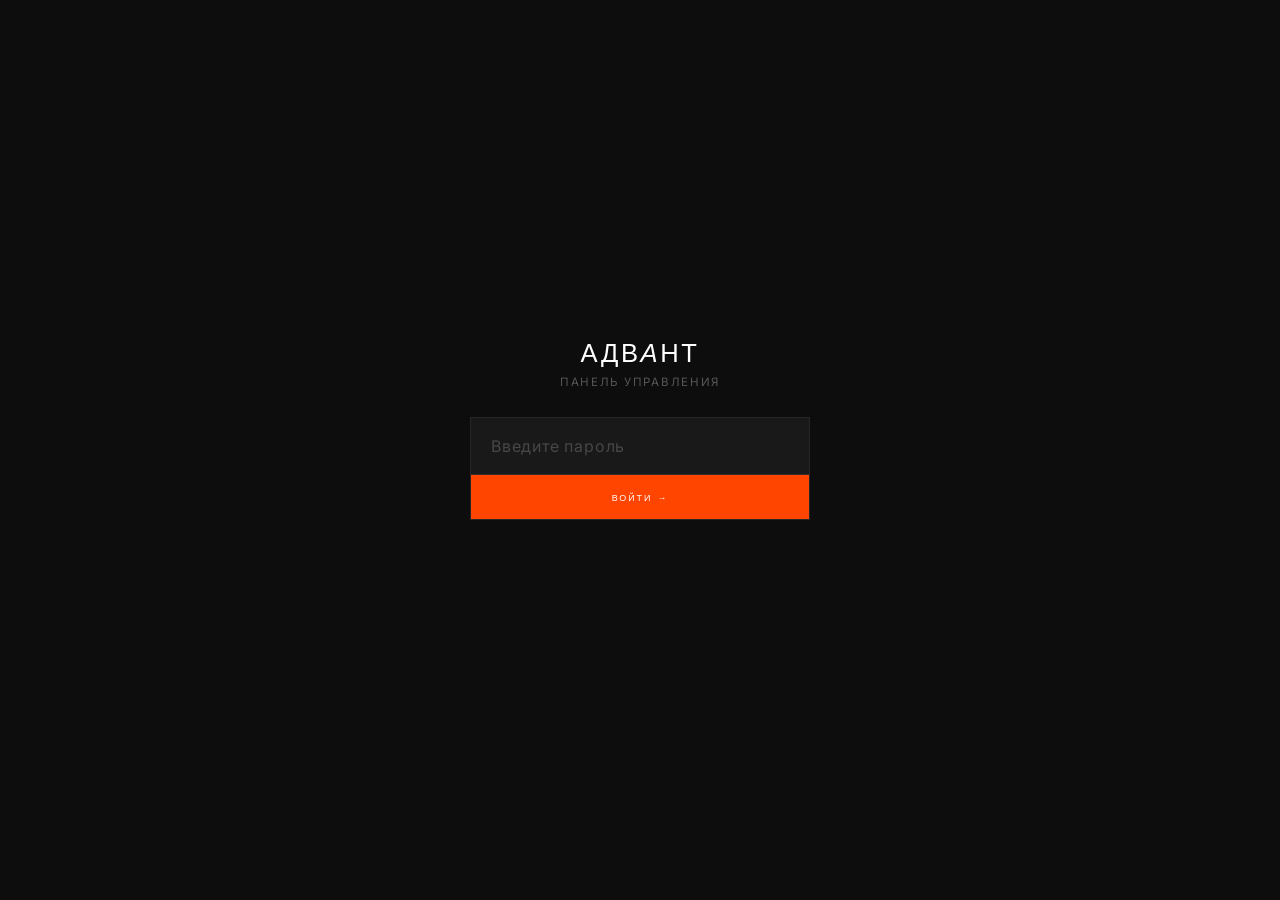
<file: admin-panel.html>
<!DOCTYPE html><!-- v2 -->
<html lang="ru">
<head>
  <meta charset="UTF-8" />
  <meta name="viewport" content="width=device-width, initial-scale=1.0" />
  <title>ИСКОН — Управление сайтом</title>
  <meta name="robots" content="noindex, nofollow" />
  <link href="https://fonts.googleapis.com/css2?family=Michroma&family=Inter:wght@300;400;500&display=swap" rel="stylesheet" />
  <style>
:root{
  --snow:#F5F5F7;--orange:#FF4500;--black:#0D0D0D;--grey:#8E8E93;
  --green:#1D9E75;--red:#CC3333;--bg:#EBEBED;
  --f-head:'Michroma',sans-serif;--f-body:'Inter',sans-serif;
  --ease:cubic-bezier(0.16,1,0.3,1);
  --border:1px solid rgba(142,142,147,0.25);
}
*,*::before,*::after{box-sizing:border-box;margin:0;padding:0}
body{font-family:var(--f-body);background:var(--bg);color:var(--black);-webkit-font-smoothing:antialiased;min-height:100vh}
a{text-decoration:none;color:inherit}
button{cursor:pointer;font-family:inherit}
input,select,textarea{font-family:inherit}
img{display:block;max-width:100%}

/* ── LOGIN ── */
#login-screen{
  display:flex;flex-direction:column;align-items:center;justify-content:center;
  min-height:100vh;gap:28px;padding:24px;background:var(--black);
}
.login-logo{font-family:var(--f-head);font-size:1.6rem;letter-spacing:.1em;color:#fff}
.login-logo span{color:var(--orange)}
.login-sub{font-size:.72rem;color:rgba(255,255,255,.3);letter-spacing:.15em;text-transform:uppercase}
.login-box{width:100%;max-width:340px;display:flex;flex-direction:column;gap:0;border:1px solid rgba(255,255,255,.1)}
.login-box input[type=password]{
  padding:18px 20px;background:rgba(255,255,255,.05);border:none;border-bottom:1px solid rgba(255,255,255,.1);
  color:#fff;font-size:1rem;letter-spacing:.12em;outline:none;
}
.login-box input[type=password]::placeholder{color:rgba(255,255,255,.2);letter-spacing:.05em}
.login-box input[type=password]:focus{background:rgba(255,255,255,.08)}
.login-box button{
  padding:16px;background:var(--orange);color:#fff;border:none;
  font-family:var(--f-head);font-size:.56rem;letter-spacing:.22em;text-transform:uppercase;
  transition:background .2s;
}
.login-box button:hover{background:#e03d00}
.login-err{font-size:.72rem;color:var(--orange);height:20px;text-align:center}
.login-lock{font-size:.68rem;color:rgba(255,69,0,.7);text-align:center;padding:10px 20px;background:rgba(255,69,0,.08);border:1px solid rgba(255,69,0,.2);display:none;max-width:340px;}

/* ── APP ── */
#app{display:none;min-height:100vh;flex-direction:column}
#app.visible{display:flex}

/* HEADER */
.hdr{
  background:var(--black);height:58px;
  display:flex;align-items:center;justify-content:space-between;
  padding:0 24px;border-bottom:1px solid rgba(255,255,255,.07);
  position:sticky;top:0;z-index:100;flex-shrink:0;
}
.hdr-logo{font-family:var(--f-head);font-size:.95rem;letter-spacing:.08em;color:#fff}
.hdr-logo em{color:var(--orange);font-style:normal}
.hdr-sub{font-size:.4rem;letter-spacing:.2em;text-transform:uppercase;color:rgba(255,255,255,.25);margin-top:1px}
.hdr-right{display:flex;align-items:center;gap:10px}
.btn-hdr{
  padding:7px 14px;font-family:var(--f-head);font-size:.46rem;
  letter-spacing:.16em;text-transform:uppercase;border:none;transition:all .2s;cursor:pointer;
}
.btn-orange{background:var(--orange);color:#fff}
.btn-orange:hover{background:#e03d00}
.btn-outline-w{background:transparent;color:rgba(255,255,255,.55);border:1px solid rgba(255,255,255,.18)}
.btn-outline-w:hover{color:#fff;border-color:#fff}

/* BODY */
.app-body{display:flex;flex:1;min-height:0}

/* SIDEBAR */
.sidebar{
  width:210px;flex-shrink:0;background:var(--snow);
  border-right:var(--border);display:flex;flex-direction:column;
}
.sidebar-nav{padding:16px 0;flex:1}
.s-item{
  display:flex;align-items:center;gap:10px;padding:11px 20px;
  font-size:.78rem;color:var(--grey);cursor:pointer;
  border-left:3px solid transparent;transition:all .18s;
}
.s-item:hover{color:var(--black);background:rgba(0,0,0,.03)}
.s-item.active{color:var(--orange);border-left-color:var(--orange);background:rgba(255,69,0,.05)}
.s-icon{font-size:15px;flex-shrink:0;width:20px;text-align:center}
.s-badge{
  margin-left:auto;min-width:18px;height:18px;border-radius:9px;
  background:var(--orange);color:#fff;font-size:.5rem;
  display:flex;align-items:center;justify-content:center;padding:0 4px;
}
.sidebar-footer{padding:16px 20px;border-top:var(--border)}
.sidebar-footer p{font-size:.62rem;color:var(--grey);line-height:1.55}
.sidebar-footer a{color:var(--orange)}

/* CONTENT */
.content{flex:1;overflow-y:auto;padding:24px;background:var(--bg)}

/* PANELS */
.panel{display:none}
.panel.active{display:block}

/* PANEL HEADER */
.pnl-hdr{
  display:flex;align-items:center;justify-content:space-between;
  margin-bottom:20px;flex-wrap:wrap;gap:12px;
}
.pnl-title{font-family:var(--f-head);font-size:.85rem;text-transform:uppercase;letter-spacing:.04em}
.pnl-sub{font-size:.72rem;color:var(--grey);font-weight:300;margin-top:3px}

/* LISTINGS TABLE */
.listings{background:#fff;border:var(--border);overflow:hidden}
.listing-row{
  display:grid;grid-template-columns:80px 1fr 140px 120px;
  align-items:center;border-bottom:var(--border);transition:background .15s;
}
.listing-row:last-child{border-bottom:none}
.listing-row:hover{background:rgba(255,69,0,.02)}
.listing-photo{width:80px;height:60px;overflow:hidden;background:#e8e8ea;flex-shrink:0}
.listing-photo img{width:100%;height:100%;object-fit:cover}
.listing-ph{width:100%;height:100%;display:flex;align-items:center;justify-content:center;color:#ccc}
.listing-info{padding:10px 14px}
.listing-title{font-family:var(--f-head);font-size:.65rem;text-transform:uppercase;color:var(--black)}
.listing-meta{font-size:.65rem;color:var(--grey);font-weight:300;margin-top:3px;line-height:1.4}
.listing-price{font-family:var(--f-head);font-size:.82rem;color:var(--black);margin-top:4px}
.listing-status{padding:0 14px;display:flex;align-items:center;justify-content:center}
.listing-actions{padding:0 14px;display:flex;gap:6px;justify-content:flex-end}

.pill{display:inline-block;padding:3px 10px;font-family:var(--f-head);font-size:.38rem;letter-spacing:.14em;text-transform:uppercase}
.pill-sale{background:var(--orange);color:#fff}
.pill-reserved{border:1px solid var(--grey);color:var(--grey)}
.pill-sold{background:var(--black);color:#fff}
.pill-hidden{background:#e0e0e2;color:#999}

.btn-act{
  padding:6px 10px;font-family:var(--f-head);font-size:.42rem;
  letter-spacing:.14em;text-transform:uppercase;border:none;transition:all .2s;
}
.btn-edit{background:rgba(0,0,0,.07);color:var(--black)}
.btn-edit:hover{background:var(--black);color:#fff}
.btn-toggle-vis{background:rgba(0,0,0,.07);color:var(--black)}
.btn-toggle-vis.hidden-on{background:rgba(255,69,0,.1);color:var(--orange)}
.btn-toggle-vis:hover{background:var(--orange);color:#fff}
.btn-del{background:transparent;color:#ff6b6b;border:1px solid rgba(255,107,107,.3)}
.btn-del:hover{background:#ff6b6b;color:#fff}

/* FORM CARD */
.form-card{background:#fff;border:var(--border)}
.form-sec{padding:20px 24px;border-bottom:var(--border)}
.form-sec:last-child{border-bottom:none}
.form-sec-ttl{
  font-family:var(--f-head);font-size:.5rem;letter-spacing:.22em;
  text-transform:uppercase;color:var(--orange);margin-bottom:14px;
}
.fg{display:grid;grid-template-columns:1fr 1fr;gap:12px}
.fg3{display:grid;grid-template-columns:1fr 1fr 1fr;gap:12px}
.fg-full{grid-column:1/-1}
.field{display:flex;flex-direction:column;gap:5px}
.field label{font-family:var(--f-head);font-size:.44rem;letter-spacing:.2em;text-transform:uppercase;color:var(--grey)}
.field input,.field select,.field textarea{
  padding:10px 12px;border:var(--border);background:var(--snow);
  font-size:.88rem;color:var(--black);outline:none;transition:border-color .2s;resize:vertical;
}
.field input:focus,.field select:focus,.field textarea:focus{border-color:var(--black)}
.hint{font-size:.62rem;color:var(--grey);font-weight:300;line-height:1.4}

/* PHOTO UPLOAD */
.photo-drop{
  border:2px dashed rgba(142,142,147,.35);padding:24px;
  text-align:center;cursor:pointer;transition:all .2s;background:var(--snow);
  position:relative;
}
.photo-drop:hover,.photo-drop.drag-over{border-color:var(--orange);background:rgba(255,69,0,.03)}
.photo-drop input{display:none}
.photo-drop-txt{font-family:var(--f-head);font-size:.5rem;letter-spacing:.18em;text-transform:uppercase;color:var(--grey)}
.photo-drop-sub{font-size:.65rem;color:var(--grey);font-weight:300;margin-top:6px}
.photo-upload-progress{
  display:none;margin-top:10px;
  font-size:.68rem;color:var(--orange);font-weight:300;
}

.photo-previews{display:flex;gap:8px;flex-wrap:wrap;margin-top:12px}
.preview-thumb{
  position:relative;width:80px;height:64px;
  border:var(--border);overflow:hidden;flex-shrink:0;
}
.preview-thumb img{width:100%;height:100%;object-fit:cover;display:block}
.preview-thumb-rm{
  position:absolute;top:2px;right:2px;width:18px;height:18px;
  background:rgba(13,13,13,.75);color:#fff;border:none;cursor:pointer;
  font-size:11px;display:flex;align-items:center;justify-content:center;
  line-height:1;
}
.preview-thumb.main-photo::before{
  content:'ГЛАВНОЕ';position:absolute;bottom:0;left:0;right:0;
  background:rgba(255,69,0,.8);color:#fff;font-family:var(--f-head);
  font-size:.3rem;letter-spacing:.1em;text-align:center;padding:2px;
}

/* IMGBB STATUS */
.imgbb-status{
  margin-top:8px;padding:8px 12px;font-size:.68rem;font-weight:300;display:none;
}
.imgbb-status.ok{background:rgba(29,158,117,.1);color:#0F6E56;display:block}
.imgbb-status.err{background:rgba(204,51,51,.1);color:var(--red);display:block}
.imgbb-status.uploading{background:rgba(255,69,0,.08);color:var(--orange);display:block}

/* SETTINGS */
.sg{display:grid;grid-template-columns:1fr 1fr;gap:12px}
.info-box{
  padding:14px 16px;background:rgba(29,158,117,.07);
  border:1px solid rgba(29,158,117,.2);margin-bottom:16px;
}
.info-box p{font-size:.75rem;font-weight:300;color:#0a5940;line-height:1.6}
.info-box strong{font-weight:500}
.warn-box{
  padding:14px 16px;background:rgba(255,69,0,.07);
  border:1px solid rgba(255,69,0,.2);margin-bottom:16px;
}
.warn-box p{font-size:.75rem;font-weight:300;color:#7a2000;line-height:1.6}

/* DEPLOY BUTTON */
.deploy-bar{
  display:flex;align-items:center;justify-content:space-between;
  gap:12px;flex-wrap:wrap;
  padding:14px 18px;background:rgba(29,158,117,.08);border:1px solid rgba(29,158,117,.25);
  margin-bottom:20px;
}
.deploy-bar-txt{font-size:.78rem;font-weight:300;color:#0F6E56;line-height:1.5}
.btn-deploy{
  padding:10px 22px;background:var(--green);color:#fff;border:none;
  font-family:var(--f-head);font-size:.5rem;letter-spacing:.18em;text-transform:uppercase;
  transition:background .2s;white-space:nowrap;
}
.btn-deploy:hover{background:#158a63}
.btn-deploy:disabled{background:#aaa;cursor:not-allowed}

/* PENDING BANNER */
#pending-banner{
  display:none;
  background:#FF4500;color:#fff;
  padding:10px 24px;
  align-items:center;justify-content:space-between;gap:12px;flex-wrap:wrap;
  position:sticky;top:58px;z-index:99;
  animation:banner-pulse 2s ease-in-out infinite;
}
#pending-banner.show{display:flex}
#pending-banner p{font-family:var(--f-head);font-size:.48rem;letter-spacing:.18em;text-transform:uppercase}
#pending-banner button{
  padding:7px 18px;background:#fff;color:var(--orange);border:none;
  font-family:var(--f-head);font-size:.46rem;letter-spacing:.16em;text-transform:uppercase;
  cursor:pointer;white-space:nowrap;transition:opacity .2s;
}
#pending-banner button:hover{opacity:.85}
@keyframes banner-pulse{
  0%,100%{background:#FF4500}
  50%{background:#cc3700}
}

/* TOAST */
.toast{
  position:fixed;bottom:24px;right:24px;z-index:999;
  padding:14px 22px;background:var(--black);color:#fff;
  font-family:var(--f-head);font-size:.5rem;letter-spacing:.15em;text-transform:uppercase;
  opacity:0;transition:opacity .3s;pointer-events:none;max-width:340px;line-height:1.5;
}
.toast.show{opacity:1}
.toast.green{background:var(--green)}
.toast.red{background:var(--red)}
.toast.orange{background:var(--orange)}

/* EMPTY STATE */
.empty{padding:60px 20px;text-align:center;color:var(--grey);font-size:.82rem;font-weight:300}

/* PASS CHANGE */
.pw-change-row{display:flex;gap:8px;align-items:flex-end;flex-wrap:wrap}

@media(max-width:640px){
  .sidebar{display:none}
  .fg,.fg3,.sg{grid-template-columns:1fr}
  .listing-row{grid-template-columns:64px 1fr}
  .listing-status,.listing-actions{display:none}
}
  </style>
</head>
<body>

<!-- ── LOGIN ── -->
<div id="login-screen">
  <div style="text-align:center">
    <div class="login-logo">АДВ<em>А</em>НТ</div>
    <div class="login-sub" style="margin-top:6px;">Панель управления</div>
  </div>
  <form id="login-form" class="login-box" onsubmit="handleLogin(event)">
    <input id="pw-input" type="password" placeholder="Введите пароль" autocomplete="current-password" />
    <button type="submit">Войти →</button>
  </form>
  <div id="login-err" class="login-err"></div>
  <div id="login-lock" class="login-lock">Слишком много попыток. Подождите <span id="lock-timer">5:00</span>.</div>
</div>

<!-- ── APP ── -->
<div id="app">
  <header class="hdr">
    <div>
      <div class="hdr-logo">АДВ<em>А</em>НТ</div>
      <div class="hdr-sub">Панель управления</div>
    </div>
    <div class="hdr-right">
      <a href="index.html" target="_blank" class="btn-hdr btn-outline-w">↗ Сайт</a>
      <button class="btn-hdr btn-orange" id="global-deploy-btn" onclick="deployToGitHub()">⬆ Опубликовать</button>
      <button class="btn-hdr btn-outline-w" onclick="doLogout()">Выйти</button>
    </div>
  </header>
  <!-- Баннер: есть несохранённые изменения -->
  <div id="pending-banner">
    <p>⚠ Есть изменения, не опубликованные на сайте</p>
    <button onclick="deployToGitHub()">⬆ Опубликовать сейчас</button>
  </div>

  <div class="app-body">
    <div class="sidebar">
      <div class="sidebar-nav">
        <div class="s-item active" onclick="showPanel('listings')">
          <span class="s-icon">🏠</span> Объявления
          <span class="s-badge" id="badge-listings">0</span>
        </div>
        <div class="s-item" onclick="showPanel('add-listing')">
          <span class="s-icon">➕</span> Добавить объявление
        </div>
        <div class="s-item" onclick="showPanel('projects')">
          <span class="s-icon">📸</span> Реализованные проекты
          <span class="s-badge" id="badge-projects">0</span>
        </div>
        <div class="s-item" onclick="showPanel('add-project')">
          <span class="s-icon">➕</span> Добавить проект
        </div>
        <div class="s-item" onclick="showPanel('settings')">
          <span class="s-icon">⚙️</span> Настройки
        </div>
        <div class="s-item" onclick="showPanel('export')">
          <span class="s-icon">📂</span> Экспорт
        </div>
      </div>
      <div class="sidebar-footer">
        <p>Вопросы? <a href="mailto:info@iskon.pro">info@iskon.pro</a></p>
      </div>
    </div>

    <div class="content">

      <!-- ── LISTINGS ── -->
      <div class="panel active" id="panel-listings">
        <div class="pnl-hdr">
          <div>
            <div class="pnl-title">Объявления о продаже</div>
            <div class="pnl-sub">Все дома в каталоге. Скрытые — не видны покупателям.</div>
          </div>
          <button class="btn-hdr btn-orange" onclick="openAddListing()">+ Добавить</button>
        </div>
        <div class="listings" id="listings-table"></div>
      </div>

      <!-- ── ADD / EDIT LISTING ── -->
      <div class="panel" id="panel-add-listing">
        <div class="pnl-hdr">
          <div>
            <div class="pnl-title" id="listing-form-title">Добавить объявление</div>
            <div class="pnl-sub">Заполните данные. Фото загружаются прямо здесь.</div>
          </div>
          <div style="display:flex;gap:8px;">
            <button class="btn-hdr btn-outline-w" style="color:var(--grey);border-color:rgba(0,0,0,.2);" onclick="showPanel('listings')">← Назад</button>
            <button class="btn-hdr btn-orange" onclick="saveListing()">Сохранить</button>
          </div>
        </div>
        <div class="form-card">

          <div class="form-sec">
            <div class="form-sec-ttl">Основная информация</div>
            <div class="fg">
              <div class="field"><label>Название *</label><input id="lf-title" type="text" placeholder="Кирпич A1-140" /></div>
              <div class="field"><label>Серия</label><input id="lf-series" type="text" placeholder="Серия КИРПИЧ" /></div>
              <div class="field">
                <label>Статус *</label>
                <select id="lf-status">
                  <option value="sale">В продаже</option>
                  <option value="reserved">Резерв</option>
                  <option value="sold">Продан</option>
                </select>
              </div>
              <div class="field"><label>Цена (₽) *</label><input id="lf-price" type="number" placeholder="6200000" /></div>
              <div class="field">
                <label>Видимость</label>
                <select id="lf-visible">
                  <option value="1">Показывать на сайте</option>
                  <option value="0">Скрыть</option>
                </select>
              </div>
            </div>
          </div>

          <div class="form-sec">
            <div class="form-sec-ttl">Характеристики</div>
            <div class="fg3">
              <div class="field"><label>Площадь м² *</label><input id="lf-area" type="number" placeholder="140" /></div>
              <div class="field"><label>Этажей</label><input id="lf-floors" type="number" value="1" /></div>
              <div class="field"><label>Комнат</label><input id="lf-rooms" type="number" value="3" /></div>
              <div class="field"><label>Санузлов</label><input id="lf-bathrooms" type="number" value="1" /></div>
              <div class="field"><label>Срок стр-ва (мес)</label><input id="lf-buildtime" type="number" placeholder="6" /></div>
              <div class="field"><label>Площадь участка (сот)</label><input id="lf-landarea" type="number" placeholder="8" /></div>
            </div>
            <div style="margin-top:10px;">
              <label style="display:flex;align-items:center;gap:8px;cursor:pointer;font-size:.78rem;">
                <input type="checkbox" id="lf-readytomove" style="width:16px;height:16px;accent-color:var(--green);" />
                <span>Дом сдан / готов к заселению (вместо срока строительства)</span>
              </label>
            </div>
            <div class="fg" style="margin-top:12px;">
              <div class="field">
                <label>Материал *</label>
                <select id="lf-technology">
                  <option>Кирпич</option><option>Газоблок</option>
                  <option>Отсевной блок</option><option>Монолит</option><option>SIP-панель</option>
                </select>
              </div>
              <div class="field"><label>Срок сдачи</label><input id="lf-completion" type="text" placeholder="2025-Q3" /></div>
            </div>
          </div>

          <div class="form-sec">
            <div class="form-sec-ttl">Адрес</div>
            <div class="field fg-full">
              <label>Адрес объекта *</label>
              <input id="lf-address" type="text" placeholder="Краснодарский край, Динской р-н, ст. Динская" />
            </div>
            <div class="fg" style="margin-top:12px;">
              <div class="field"><label>Широта</label><input id="lf-lat" type="number" step="0.0001" placeholder="45.1834" /></div>
              <div class="field"><label>Долгота</label><input id="lf-lng" type="number" step="0.0001" placeholder="39.2069" /></div>
            </div>
          </div>

          <div class="form-sec">
            <div class="form-sec-ttl">Формы оплаты</div>
            <div style="display:flex;flex-wrap:wrap;gap:14px 28px;margin-top:6px;">
              <label style="display:flex;align-items:center;gap:7px;cursor:pointer;font-size:.78rem;"><input type="checkbox" id="lf-pay-family" style="accent-color:var(--orange);" /> Семейная ипотека</label>
              <label style="display:flex;align-items:center;gap:7px;cursor:pointer;font-size:.78rem;"><input type="checkbox" id="lf-pay-standard" style="accent-color:var(--orange);" /> Стандартная ипотека</label>
              <label style="display:flex;align-items:center;gap:7px;cursor:pointer;font-size:.78rem;"><input type="checkbox" id="lf-pay-military" style="accent-color:var(--orange);" /> Военная ипотека</label>
              <label style="display:flex;align-items:center;gap:7px;cursor:pointer;font-size:.78rem;"><input type="checkbox" id="lf-pay-cash" style="accent-color:var(--orange);" /> Наличный расчёт</label>
              <label style="display:flex;align-items:center;gap:7px;cursor:pointer;font-size:.78rem;"><input type="checkbox" id="lf-pay-it" style="accent-color:var(--orange);" /> IT ипотека</label>
            </div>
          </div>

          <div class="form-sec">
            <div class="form-sec-ttl">Описание</div>
            <div class="field">
              <label>Текст описания</label>
              <textarea id="lf-description" rows="4" placeholder="Двухэтажный кирпичный дом..."></textarea>
            </div>
            <div class="field" style="margin-top:12px;">
              <label>Особенности (каждая с новой строки)</label>
              <textarea id="lf-features" rows="4" placeholder="Лицевой кирпич М200&#10;Вальмовая кровля&#10;Ленточный фундамент"></textarea>
            </div>
          </div>

          <div class="form-sec">
            <div class="form-sec-ttl">Фотографии</div>
            <div class="info-box" id="gh-photo-hint">
              <p><strong>Фото загружаются прямо в GitHub-репозиторий</strong> — Netlify автоматически публикует их на сайте.<br />
              Для работы нужен GitHub-токен в разделе <strong>Настройки</strong>.</p>
            </div>

            <div class="photo-drop" id="listing-photo-drop" onclick="document.getElementById('listing-photo-input').click()">
              <input type="file" id="listing-photo-input" accept="image/*" multiple />
              <div class="photo-drop-txt">Перетащите фото сюда или нажмите</div>
              <div class="photo-drop-sub">JPG, PNG, WEBP · Фото сразу загрузятся в репозиторий</div>
            </div>
            <div class="imgbb-status" id="listing-imgbb-status"></div>
            <div class="photo-previews" id="listing-photo-previews"></div>

            <div style="margin-top:16px;">
              <div class="field">
                <label>Или вставьте URL главного фото вручную</label>
                <input id="lf-mainphoto" type="text" placeholder="https://... или images/homes/dom-001/main.jpg" />
              </div>
              <div class="field" style="margin-top:10px;">
                <label>Все URL фото (каждый с новой строки)</label>
                <textarea id="lf-photos" rows="3" placeholder="https://...&#10;https://..."></textarea>
              </div>
            </div>
          </div>

          <input type="hidden" id="lf-id" />
        </div>
      </div>

      <!-- ── PROJECTS ── -->
      <div class="panel" id="panel-projects">
        <div class="pnl-hdr">
          <div>
            <div class="pnl-title">Реализованные проекты</div>
            <div class="pnl-sub">Фото завершённых объектов на странице «Услуги».</div>
          </div>
          <button class="btn-hdr btn-orange" onclick="openAddProject()">+ Добавить проект</button>
        </div>
        <div class="listings" id="projects-table"></div>
      </div>

      <!-- ── ADD / EDIT PROJECT ── -->
      <div class="panel" id="panel-add-project">
        <div class="pnl-hdr">
          <div>
            <div class="pnl-title" id="project-form-title">Добавить проект</div>
            <div class="pnl-sub">Реализованный объект для галереи</div>
          </div>
          <div style="display:flex;gap:8px;">
            <button class="btn-hdr btn-outline-w" style="color:var(--grey);border-color:rgba(0,0,0,.2);" onclick="showPanel('projects')">← Назад</button>
            <button class="btn-hdr btn-orange" onclick="saveProject()">Сохранить</button>
          </div>
        </div>
        <div class="form-card">
          <div class="form-sec">
            <div class="form-sec-ttl">Информация о проекте</div>
            <div class="fg">
              <div class="field"><label>Название *</label><input id="pf-title" type="text" placeholder="Кирпичный дом 140 м²" /></div>
              <div class="field">
                <label>Категория</label>
                <select id="pf-category">
                  <option>Кирпич</option><option>Газоблок</option><option>Отсевной блок</option><option>Монолит</option>
                </select>
              </div>
              <div class="field"><label>Площадь м²</label><input id="pf-area" type="number" placeholder="140" /></div>
              <div class="field"><label>Год сдачи</label><input id="pf-year" type="number" placeholder="2024" /></div>
              <div class="field fg-full"><label>Адрес</label><input id="pf-address" type="text" placeholder="Краснодарский край, Динской р-н" /></div>
              <div class="field fg-full"><label>Краткое описание</label><textarea id="pf-description" rows="3" placeholder="Двухэтажный дом из кирпича..."></textarea></div>
              <div class="field">
                <label>Видимость</label>
                <select id="pf-visible">
                  <option value="1">Показывать</option>
                  <option value="0">Скрыть</option>
                </select>
              </div>
            </div>
          </div>
          <div class="form-sec">
            <div class="form-sec-ttl">Фотографии проекта</div>
            <div class="photo-drop" id="project-photo-drop" onclick="document.getElementById('project-photo-input').click()">
              <input type="file" id="project-photo-input" accept="image/*" multiple />
              <div class="photo-drop-txt">Перетащите фото сюда или нажмите</div>
              <div class="photo-drop-sub">Первое фото станет главным · загружается в GitHub</div>
            </div>
            <div class="imgbb-status" id="project-imgbb-status"></div>
            <div class="photo-previews" id="project-photo-previews"></div>
            <div style="margin-top:16px;">
              <div class="field">
                <label>Или вставьте URL фото (каждый с новой строки)</label>
                <textarea id="pf-photos" rows="3" placeholder="https://...&#10;https://..."></textarea>
              </div>
            </div>
          </div>
          <input type="hidden" id="pf-id" />
        </div>
      </div>

      <!-- ── SETTINGS ── -->
      <div class="panel" id="panel-settings">
        <div class="pnl-hdr">
          <div><div class="pnl-title">Настройки</div></div>
          <button class="btn-hdr btn-orange" onclick="saveSettings()">Сохранить</button>
        </div>

        <div class="form-card" style="margin-bottom:16px;">
          <div class="form-sec">
            <div class="form-sec-ttl">🔒 Безопасность — смена пароля</div>
            <div class="warn-box"><p>Пароль хранится в зашифрованном виде (SHA-256). Никто не может его увидеть в коде страницы.</p></div>
            <div class="fg">
              <div class="field"><label>Новый пароль</label><input id="s-newpw" type="password" placeholder="Введите новый пароль" /></div>
              <div class="field"><label>Повторите пароль</label><input id="s-confirmpw" type="password" placeholder="Повторите пароль" /></div>
            </div>
            <button class="btn-hdr btn-orange" style="margin-top:12px;" onclick="changePassword()">Изменить пароль</button>
          </div>
        </div>

        <div class="form-card" style="margin-bottom:16px;">
          <div class="form-sec">
            <div class="form-sec-ttl">🚀 GitHub — авто-публикация</div>
            <div class="info-box">
              <p><strong>Как работает:</strong> При нажатии «Опубликовать» данные автоматически обновляются в вашем GitHub-репозитории, и через ~60 секунд сайт обновляется.<br />
              Токен: <a href="https://github.com/settings/tokens/new?scopes=repo" target="_blank" style="color:var(--green);">github.com/settings/tokens</a> → New token → выберите scope <code>repo</code>.</p>
            </div>
            <div class="sg">
              <div class="field"><label>GitHub Username</label><input id="s-gh-user" type="text" placeholder="crushndv" /></div>
              <div class="field"><label>Репозиторий</label><input id="s-gh-repo" type="text" placeholder="iskon-site" /></div>
              <div class="field fg-full"><label>Personal Access Token</label><input id="s-gh-token" type="password" placeholder="ghp_xxxxxxxxxxxxxxxxxxxx" /><span class="hint">Хранится только в вашем браузере</span></div>
            </div>
            <button class="btn-hdr btn-orange" style="margin-top:12px;" onclick="testGitHubConnection()">Проверить подключение</button>
            <span id="gh-test-status" style="margin-left:12px;font-size:.72rem;color:var(--grey);"></span>
          </div>
        </div>

        <div class="form-card">
          <div class="form-sec">
            <div class="form-sec-ttl">📞 Контакты сайта</div>
            <div class="sg">
              <div class="field"><label>Телефон</label><input id="s-phone" type="tel" placeholder="8 918 126 99 96" /></div>
              <div class="field"><label>Email</label><input id="s-email" type="email" placeholder="info@iskon.pro" /></div>
              <div class="field"><label>WhatsApp (без +)</label><input id="s-whatsapp" type="text" placeholder="79181269996" /></div>
              <div class="field"><label>Telegram</label><input id="s-telegram" type="text" placeholder="@iskon_pro" /></div>
              <div class="field fg-full"><label>Адрес офиса</label><input id="s-address" type="text" placeholder="г. Краснодар, ул. Примерная, д. 1" /></div>
            </div>
          </div>
        </div>
      </div>

      <!-- ── EXPORT ── -->
      <div class="panel" id="panel-export">
        <div class="pnl-hdr">
          <div><div class="pnl-title">Экспорт данных</div><div class="pnl-sub">Скачайте JSON и загрузите на GitHub вручную</div></div>
        </div>
        <div class="deploy-bar">
          <div class="deploy-bar-txt"><strong>Рекомендуем:</strong> настройте GitHub в разделе «Настройки» и нажимайте «Опубликовать» — всё обновится автоматически.</div>
          <button class="btn-deploy" onclick="deployToGitHub()">⬆ Опубликовать сейчас</button>
        </div>
        <div class="form-card">
          <div class="form-sec">
            <div class="form-sec-ttl">Скачать файлы вручную</div>
            <div style="display:flex;flex-direction:column;gap:10px;max-width:320px;">
              <button class="btn-hdr btn-orange" style="text-align:left;padding:12px 18px;" onclick="downloadJSON(homes,'homes.json')">⬇ homes.json (объявления)</button>
              <button class="btn-hdr btn-orange" style="text-align:left;padding:12px 18px;" onclick="downloadJSON(projects,'projects.json')">⬇ projects.json (проекты)</button>
            </div>
            <div style="margin-top:20px;border:var(--border);padding:16px;">
              <div class="form-sec-ttl" style="margin-bottom:10px;">Инструкция</div>
              <ol style="font-size:.75rem;font-weight:300;color:var(--grey);line-height:2.1;padding-left:18px;">
                <li>Скачайте файл кнопкой выше</li>
                <li>Откройте <strong>github.com</strong> → ваш репозиторий → папка <strong>data/</strong></li>
                <li>Нажмите на файл → карандаш ✏️</li>
                <li>Выделите всё (Cmd+A) → вставьте содержимое нового файла</li>
                <li>Нажмите <strong>Commit changes</strong></li>
                <li>Через ~60 сек сайт обновится</li>
              </ol>
            </div>
          </div>
        </div>
      </div>

    </div><!-- /content -->
  </div><!-- /app-body -->
</div><!-- /app -->

<div class="toast" id="toast"></div>

<script>
// ── SECURITY ──────────────────────────────────────────────────────
// Password is stored as SHA-256 hash — plaintext never visible in source
let PASS_HASH = localStorage.getItem('adv_pw_hash') || '5d89bf993bde7cb2bef3ba81fb44aa0dd3f661f4f235f16284872628c78982d5';
const MAX_ATTEMPTS = 5, LOCK_MS = 5 * 60 * 1000;

async function sha256(str) {
  const buf = await crypto.subtle.digest('SHA-256', new TextEncoder().encode(str));
  return Array.from(new Uint8Array(buf)).map(b => b.toString(16).padStart(2,'0')).join('');
}

async function handleLogin(e) {
  e.preventDefault();
  const lock = JSON.parse(localStorage.getItem('adv_lock') || '{}');
  if (lock.until && Date.now() < lock.until) { showLock(lock.until); return; }

  const input = document.getElementById('pw-input').value;
  const hash = await sha256(input);

  if (hash === PASS_HASH) {
    localStorage.removeItem('adv_lock');
    sessionStorage.setItem('adv_auth', '1');
    document.getElementById('login-screen').style.display = 'none';
    document.getElementById('app').classList.add('visible');
    loadAll();
  } else {
    const attempts = (lock.attempts || 0) + 1;
    if (attempts >= MAX_ATTEMPTS) {
      const until = Date.now() + LOCK_MS;
      localStorage.setItem('adv_lock', JSON.stringify({ attempts, until }));
      showLock(until);
    } else {
      localStorage.setItem('adv_lock', JSON.stringify({ attempts }));
      document.getElementById('login-err').textContent = `Неверный пароль. Осталось попыток: ${MAX_ATTEMPTS - attempts}`;
      document.getElementById('pw-input').value = '';
      document.getElementById('pw-input').focus();
    }
  }
}

function showLock(until) {
  document.getElementById('login-err').textContent = '';
  document.getElementById('login-lock').style.display = 'block';
  const tick = () => {
    const left = Math.max(0, until - Date.now());
    const m = Math.floor(left / 60000), s = Math.floor((left % 60000) / 1000);
    document.getElementById('lock-timer').textContent = `${m}:${s.toString().padStart(2,'0')}`;
    if (left > 0) requestAnimationFrame(tick);
    else { document.getElementById('login-lock').style.display = 'none'; localStorage.removeItem('adv_lock'); }
  };
  tick();
}

function doLogout() {
  sessionStorage.removeItem('adv_auth');
  document.getElementById('app').classList.remove('visible');
  document.getElementById('login-screen').style.display = 'flex';
  document.getElementById('pw-input').value = '';
}

// Auto-restore session (same browser tab reload)
if (sessionStorage.getItem('adv_auth') === '1') {
  document.getElementById('login-screen').style.display = 'none';
  document.getElementById('app').classList.add('visible');
  document.addEventListener('DOMContentLoaded', loadAll);
} else {
  // Check lock on page load
  const lock = JSON.parse(localStorage.getItem('adv_lock') || '{}');
  if (lock.until && Date.now() < lock.until) showLock(lock.until);
}

async function changePassword() {
  const np = document.getElementById('s-newpw').value.trim();
  const cp = document.getElementById('s-confirmpw').value.trim();
  if (!np) { toast('Введите новый пароль', 'red'); return; }
  if (np !== cp) { toast('Пароли не совпадают', 'red'); return; }
  if (np.length < 6) { toast('Пароль должен быть не менее 6 символов', 'red'); return; }
  PASS_HASH = await sha256(np);
  localStorage.setItem('adv_pw_hash', PASS_HASH);
  document.getElementById('s-newpw').value = '';
  document.getElementById('s-confirmpw').value = '';
  toast('Пароль изменён!', 'green');
}

// ── DATA ──────────────────────────────────────────────────────────
let homes = [], projects = [];
let siteSettings = { phone:'8 918 126 99 96', email:'info@iskon.pro', whatsapp:'', telegram:'', address:'' };

async function loadAll() {
  try { const r = await fetch('data/homes.json?' + Date.now()); homes = await r.json(); } catch(e) { homes = []; }
  try { const r = await fetch('data/projects.json?' + Date.now()); projects = await r.json(); } catch(e) { projects = []; }
  renderListings();
  renderProjects();
  fillSettings();
  updateBadges();
}

function updateBadges() {
  document.getElementById('badge-listings').textContent = homes.length;
  document.getElementById('badge-projects').textContent = projects.length;
}

// ── DIRTY STATE (несохранённые изменения) ────────────────────────
let hasDirty = false;
function markDirty() {
  hasDirty = true;
  document.getElementById('pending-banner').classList.add('show');
  document.getElementById('global-deploy-btn').textContent = '⬆ Опубликовать ●';
}
function markClean() {
  hasDirty = false;
  document.getElementById('pending-banner').classList.remove('show');
  document.getElementById('global-deploy-btn').textContent = '⬆ Опубликовать';
}

// ── PANELS ────────────────────────────────────────────────────────
function showPanel(id) {
  document.querySelectorAll('.panel').forEach(p => p.classList.remove('active'));
  document.querySelectorAll('.s-item').forEach(s => s.classList.remove('active'));
  document.getElementById('panel-' + id).classList.add('active');
  const map = { listings:0, 'add-listing':1, projects:2, 'add-project':3, settings:4, export:5 };
  document.querySelectorAll('.s-item')[map[id] ?? 0]?.classList.add('active');
}

// ── LISTINGS RENDER ───────────────────────────────────────────────
const fmt = n => (n||0).toLocaleString('ru-RU') + ' ₽';
const pillCls = s => ({ sale:'pill-sale', reserved:'pill-reserved', sold:'pill-sold' })[s] || 'pill-sale';
const pillLbl = s => ({ sale:'В продаже', reserved:'Резерв', sold:'Продан' })[s] || s;

function renderListings() {
  const el = document.getElementById('listings-table');
  if (!homes.length) { el.innerHTML = '<div class="empty">Объявлений нет. Добавьте первый дом.</div>'; return; }
  el.innerHTML = homes.map((h, i) => {
    const hidden = h.visible === false || h.visible === 0;
    return `<div class="listing-row">
      <div class="listing-photo">
        ${h.mainPhoto ? `<img src="${h.mainPhoto}" alt="">` : '<div class="listing-ph">🏠</div>'}
      </div>
      <div class="listing-info">
        <div class="listing-title">${h.title} <span class="pill ${hidden?'pill-hidden':pillCls(h.status)}">${hidden?'Скрыт':pillLbl(h.status)}</span></div>
        <div class="listing-meta">${h.address||'—'} · ${h.area} м² · ${h.technology}</div>
        <div class="listing-price">${fmt(h.price)}</div>
      </div>
      <div class="listing-status">
        <button class="btn-act btn-toggle-vis ${hidden?'hidden-on':''}" onclick="toggleListingVisible(${i})" title="${hidden?'Показать на сайте':'Скрыть с сайта'}">
          ${hidden ? '👁 Показать' : '🙈 Скрыть'}
        </button>
      </div>
      <div class="listing-actions">
        <button class="btn-act btn-edit" onclick="editListing(${i})">✏️ Ред.</button>
        <button class="btn-act btn-del" onclick="deleteListing(${i})">🗑</button>
      </div>
    </div>`;
  }).join('');
}

function toggleListingVisible(i) {
  homes[i].visible = homes[i].visible === false ? true : false;
  renderListings(); markDirty();
  toast((homes[i].visible === false ? 'Объявление скрыто' : 'Объявление показано') + ' — нажмите «Опубликовать»', '');
}

function deleteListing(i) {
  if (!confirm(`Удалить "${homes[i].title}"?`)) return;
  homes.splice(i, 1);
  updateBadges(); renderListings(); markDirty();
  toast('Объявление удалено — нажмите «Опубликовать»', '');
}

// ── LISTING FORM ──────────────────────────────────────────────────
let listingPhotos = []; // [{url, isMain}]

function openAddListing() {
  document.getElementById('lf-id').value = '';
  document.getElementById('listing-form-title').textContent = 'Добавить объявление';
  ['title','series','price','area','floors','rooms','bathrooms','buildtime','landarea',
   'completion','address','lat','lng','description','features','mainphoto','photos'].forEach(id => {
    const el = document.getElementById('lf-'+id);
    if (el) el.value = '';
  });
  document.getElementById('lf-status').value = 'sale';
  document.getElementById('lf-technology').value = 'Кирпич';
  document.getElementById('lf-visible').value = '1';
  document.getElementById('lf-floors').value = '1';
  document.getElementById('lf-rooms').value = '3';
  document.getElementById('lf-bathrooms').value = '1';
  document.getElementById('lf-readytomove').checked = false;
  ['family','standard','military','cash','it'].forEach(k => {
    const el = document.getElementById('lf-pay-' + k);
    if (el) el.checked = false;
  });
  listingPhotos = [];
  renderPhotoPreview('listing');
  showPanel('add-listing');
}

function editListing(i) {
  const h = homes[i];
  document.getElementById('lf-id').value = h.id;
  document.getElementById('listing-form-title').textContent = 'Ред.: ' + h.title;
  document.getElementById('lf-title').value = h.title || '';
  document.getElementById('lf-series').value = h.series || '';
  document.getElementById('lf-status').value = h.status || 'sale';
  document.getElementById('lf-price').value = h.price || '';
  document.getElementById('lf-visible').value = (h.visible === false || h.visible === 0) ? '0' : '1';
  document.getElementById('lf-area').value = h.area || '';
  document.getElementById('lf-floors').value = h.floors || 1;
  document.getElementById('lf-rooms').value = h.rooms || 3;
  document.getElementById('lf-bathrooms').value = h.bathrooms || 1;
  document.getElementById('lf-buildtime').value = h.buildTimeMonths || '';
  document.getElementById('lf-landarea').value = h.landArea || '';
  document.getElementById('lf-technology').value = h.technology || 'Кирпич';
  document.getElementById('lf-completion').value = h.completionDate || '';
  document.getElementById('lf-address').value = h.address || '';
  document.getElementById('lf-lat').value = h.lat || '';
  document.getElementById('lf-lng').value = h.lng || '';
  document.getElementById('lf-description').value = h.description || '';
  document.getElementById('lf-features').value = (h.features || []).join('\n');
  document.getElementById('lf-mainphoto').value = h.mainPhoto || '';
  document.getElementById('lf-photos').value = (h.photos || []).filter(u => !u.startsWith('data:')).join('\n');
  document.getElementById('lf-readytomove').checked = !!h.readyToMove;
  const pmMap = {family:'Семейная ипотека',standard:'Стандартная ипотека',military:'Военная ипотека',cash:'Наличный расчёт',it:'IT ипотека'};
  Object.entries(pmMap).forEach(([k, v]) => {
    const el = document.getElementById('lf-pay-' + k);
    if (el) el.checked = (h.paymentMethods || []).includes(v);
  });
  listingPhotos = (h.photos || []).filter(u => !u.startsWith('data:')).map((url, idx) => ({ url, isMain: idx === 0 }));
  renderPhotoPreview('listing');
  showPanel('add-listing');
}

function saveListing() {
  const title = document.getElementById('lf-title').value.trim();
  if (!title) { toast('Введите название', 'red'); return; }
  const price = parseInt(document.getElementById('lf-price').value) || 0;
  if (!price) { toast('Введите цену', 'red'); return; }

  const existingId = document.getElementById('lf-id').value;
  const id = existingId || 'dom-' + Date.now();

  // Merge photo URLs: from uploader + manual textarea; strip data:// (local previews)
  const manualPhotos = document.getElementById('lf-photos').value.split('\n').map(s=>s.trim()).filter(s => s && !s.startsWith('data:'));
  const uploaderPhotos = listingPhotos.map(p => p.url).filter(u => !u.startsWith('data:'));
  const allPhotos = [...new Set([...uploaderPhotos, ...manualPhotos])];
  const manualMain = document.getElementById('lf-mainphoto').value.trim();
  const mainPhoto = (manualMain && !manualMain.startsWith('data:')) ? manualMain : (allPhotos[0] || '');

  // Collect payment methods
  const pmMap = {family:'Семейная ипотека',standard:'Стандартная ипотека',military:'Военная ипотека',cash:'Наличный расчёт',it:'IT ипотека'};
  const paymentMethods = Object.entries(pmMap)
    .filter(([k]) => document.getElementById('lf-pay-' + k)?.checked)
    .map(([, v]) => v);

  const h = {
    id, slug: id,
    title,
    series: document.getElementById('lf-series').value.trim(),
    status: document.getElementById('lf-status').value,
    visible: document.getElementById('lf-visible').value === '1',
    price,
    area: parseInt(document.getElementById('lf-area').value) || 0,
    floors: parseInt(document.getElementById('lf-floors').value) || 1,
    rooms: parseInt(document.getElementById('lf-rooms').value) || 3,
    bathrooms: parseInt(document.getElementById('lf-bathrooms').value) || 1,
    technology: document.getElementById('lf-technology').value,
    buildTimeMonths: parseInt(document.getElementById('lf-buildtime').value) || 0,
    readyToMove: document.getElementById('lf-readytomove').checked,
    landArea: parseInt(document.getElementById('lf-landarea').value) || 0,
    address: document.getElementById('lf-address').value.trim(),
    lat: parseFloat(document.getElementById('lf-lat').value) || null,
    lng: parseFloat(document.getElementById('lf-lng').value) || null,
    mainPhoto,
    photos: allPhotos,
    paymentMethods,
    description: document.getElementById('lf-description').value.trim(),
    features: document.getElementById('lf-features').value.split('\n').map(s=>s.trim()).filter(Boolean),
    completionDate: document.getElementById('lf-completion').value.trim(),
    documents: true,
  };

  if (existingId) {
    const idx = homes.findIndex(x => x.id === existingId);
    if (idx !== -1) homes[idx] = h; else homes.push(h);
  } else {
    homes.push(h);
  }
  updateBadges(); renderListings(); markDirty();
  toast('Объявление сохранено — нажмите «Опубликовать» чтобы показать на сайте', 'green');
  showPanel('listings');
}

// ── PROJECTS RENDER ───────────────────────────────────────────────
function renderProjects() {
  const el = document.getElementById('projects-table');
  if (!projects.length) { el.innerHTML = '<div class="empty">Проектов нет. Добавьте первый.</div>'; return; }
  el.innerHTML = projects.map((p, i) => {
    const hidden = p.visible === false || p.visible === 0;
    return `<div class="listing-row">
      <div class="listing-photo">
        ${p.mainPhoto ? `<img src="${p.mainPhoto}" alt="">` : '<div class="listing-ph">📸</div>'}
      </div>
      <div class="listing-info">
        <div class="listing-title">${p.title} ${hidden?'<span class="pill pill-hidden">Скрыт</span>':''}</div>
        <div class="listing-meta">${p.address||'—'} · ${p.area||'?'} м² · ${p.year||'—'}</div>
        <div style="font-family:var(--f-head);font-size:.5rem;color:var(--orange);margin-top:3px;">${p.category||''}</div>
      </div>
      <div class="listing-status">
        <button class="btn-act btn-toggle-vis ${hidden?'hidden-on':''}" onclick="toggleProjectVisible(${i})">
          ${hidden ? '👁 Показать' : '🙈 Скрыть'}
        </button>
      </div>
      <div class="listing-actions">
        <button class="btn-act btn-edit" onclick="editProject(${i})">✏️ Ред.</button>
        <button class="btn-act btn-del" onclick="deleteProject(${i})">🗑</button>
      </div>
    </div>`;
  }).join('');
}

function toggleProjectVisible(i) {
  projects[i].visible = projects[i].visible === false ? true : false;
  renderProjects(); markDirty();
  toast((projects[i].visible === false ? 'Проект скрыт' : 'Проект показан') + ' — нажмите «Опубликовать»', '');
}
function deleteProject(i) {
  if (!confirm(`Удалить "${projects[i].title}"?`)) return;
  projects.splice(i, 1);
  updateBadges(); renderProjects(); markDirty();
  toast('Проект удалён — нажмите «Опубликовать»', '');
}

// ── PROJECT FORM ──────────────────────────────────────────────────
let projectPhotos = [];

function openAddProject() {
  document.getElementById('pf-id').value = '';
  document.getElementById('project-form-title').textContent = 'Добавить проект';
  ['title','area','year','address','description','photos'].forEach(id => {
    const el = document.getElementById('pf-'+id);
    if (el) el.value = '';
  });
  document.getElementById('pf-category').value = 'Кирпич';
  document.getElementById('pf-visible').value = '1';
  projectPhotos = [];
  renderPhotoPreview('project');
  showPanel('add-project');
}

function editProject(i) {
  const p = projects[i];
  document.getElementById('pf-id').value = p.id;
  document.getElementById('project-form-title').textContent = 'Ред.: ' + p.title;
  document.getElementById('pf-title').value = p.title || '';
  document.getElementById('pf-category').value = p.category || 'Кирпич';
  document.getElementById('pf-area').value = p.area || '';
  document.getElementById('pf-year').value = p.year || '';
  document.getElementById('pf-address').value = p.address || '';
  document.getElementById('pf-description').value = p.description || '';
  document.getElementById('pf-photos').value = (p.photos || []).join('\n');
  document.getElementById('pf-visible').value = (p.visible === false || p.visible === 0) ? '0' : '1';
  projectPhotos = (p.photos || []).map((url, idx) => ({ url, isMain: idx === 0 }));
  renderPhotoPreview('project');
  showPanel('add-project');
}

function saveProject() {
  const title = document.getElementById('pf-title').value.trim();
  if (!title) { toast('Введите название проекта', 'red'); return; }
  const existingId = document.getElementById('pf-id').value;
  const id = existingId || 'proj-' + Date.now();

  const manualPhotos = document.getElementById('pf-photos').value.split('\n').map(s=>s.trim()).filter(Boolean);
  const uploaderPhotos = projectPhotos.map(p => p.url);
  const allPhotos = [...new Set([...uploaderPhotos, ...manualPhotos])];

  const p = {
    id, title,
    category: document.getElementById('pf-category').value,
    technology: document.getElementById('pf-category').value,
    area: parseInt(document.getElementById('pf-area').value) || 0,
    year: parseInt(document.getElementById('pf-year').value) || new Date().getFullYear(),
    address: document.getElementById('pf-address').value.trim(),
    description: document.getElementById('pf-description').value.trim(),
    mainPhoto: allPhotos[0] || '',
    photos: allPhotos,
    visible: document.getElementById('pf-visible').value === '1',
  };

  if (existingId) {
    const idx = projects.findIndex(x => x.id === existingId);
    if (idx !== -1) projects[idx] = p; else projects.push(p);
  } else {
    projects.push(p);
  }
  updateBadges(); renderProjects(); markDirty();
  toast('Проект сохранён — нажмите «Опубликовать» чтобы показать на сайте', 'green');
  showPanel('projects');
}

// ── PHOTO UPLOAD (imgbb or local preview) ─────────────────────────
function initPhotoDrops() {
  setupDrop('listing');
  setupDrop('project');
}

function setupDrop(prefix) {
  const drop = document.getElementById(prefix + '-photo-drop');
  const input = document.getElementById(prefix + '-photo-input');
  if (!drop || !input) return;

  input.addEventListener('change', e => handleFiles(prefix, e.target.files));

  drop.addEventListener('dragover', e => { e.preventDefault(); drop.classList.add('drag-over'); });
  drop.addEventListener('dragleave', () => drop.classList.remove('drag-over'));
  drop.addEventListener('drop', e => {
    e.preventDefault(); drop.classList.remove('drag-over');
    handleFiles(prefix, e.dataTransfer.files);
  });
}

async function handleFiles(prefix, files) {
  if (!files || !files.length) return;
  const photosArr = prefix === 'listing' ? listingPhotos : projectPhotos;
  const statusEl = document.getElementById(prefix + '-imgbb-status');

  const owner = localStorage.getItem('adv_gh_user');
  const repo  = localStorage.getItem('adv_gh_repo');
  const token = localStorage.getItem('adv_gh_token');
  const hasGitHub = owner && repo && token;

  // Determine folder based on current form's ID field
  const currentId = document.getElementById(prefix === 'listing' ? 'lf-id' : 'pf-id').value
    || (prefix === 'listing' ? 'dom-' + Date.now() : 'proj-' + Date.now());
  const folder = prefix === 'listing' ? `images/homes/${currentId}` : `images/projects/${currentId}`;

  for (const file of files) {
    if (!file.type.startsWith('image/')) continue;

    // Show local preview immediately
    const localUrl = await readFileAsDataURL(file);
    const entry = { url: localUrl, isMain: photosArr.length === 0 };
    photosArr.push(entry);
    renderPhotoPreview(prefix);

    if (!hasGitHub) {
      statusEl.className = 'imgbb-status err';
      statusEl.textContent = 'ℹ️ Предпросмотр готов. Для авто-загрузки настройте GitHub-токен в разделе Настройки.';
      continue;
    }

    statusEl.className = 'imgbb-status uploading';
    statusEl.textContent = `⏳ Загружаю ${file.name} в репозиторий...`;

    try {
      const base64 = await readFileAsBase64(file);
      const ext = file.name.split('.').pop().toLowerCase();
      // Unique filename: timestamp + random suffix → prevents SHA conflicts on rapid uploads
      const uid = Date.now() + '_' + Math.random().toString(36).slice(2, 7);
      const ghPath = `${folder}/${uid}.${ext}`;

      await pushBinaryToGitHub(owner, repo, ghPath, base64, token, `upload: ${ghPath}`);

      // Replace local data URL with relative repo path
      entry.url = ghPath;
      renderPhotoPreview(prefix);

      statusEl.className = 'imgbb-status ok';
      statusEl.textContent = `✅ Загружено → ${ghPath} · Netlify опубликует за ~60 сек`;
    } catch(err) {
      // If SHA conflict (race condition), retry once with fresh SHA
      const isConflict = err.message && (err.message.includes('but expected') || err.message.includes('409'));
      if (isConflict) {
        try {
          const base64 = await readFileAsBase64(file);
          const ext = file.name.split('.').pop().toLowerCase();
          const uid = Date.now() + '_' + Math.random().toString(36).slice(2, 7);
          const ghPath = `${folder}/${uid}.${ext}`;
          await pushBinaryToGitHub(owner, repo, ghPath, base64, token, `upload: ${ghPath}`);
          entry.url = ghPath;
          renderPhotoPreview(prefix);
          statusEl.className = 'imgbb-status ok';
          statusEl.textContent = `✅ Загружено (повтор) → ${ghPath}`;
        } catch(err2) {
          statusEl.className = 'imgbb-status err';
          statusEl.textContent = `❌ Ошибка загрузки: ${err2.message}`;
        }
      } else {
        statusEl.className = 'imgbb-status err';
        statusEl.textContent = `❌ Ошибка загрузки: ${err.message}`;
      }
    }
  }
}

function readFileAsBase64(file) {
  return new Promise((resolve, reject) => {
    const r = new FileReader();
    r.onload = e => resolve(e.target.result.split(',')[1]);
    r.onerror = reject;
    r.readAsDataURL(file);
  });
}

async function pushBinaryToGitHub(owner, repo, path, base64content, token, msg) {
  const sha = await getGitHubFileSHA(owner, repo, path, token);
  const body = { message: msg, content: base64content, ...(sha ? { sha } : {}) };
  const res = await fetch(`https://api.github.com/repos/${owner}/${repo}/contents/${path}`, {
    method: 'PUT',
    headers: { Authorization: `Bearer ${token}`, Accept: 'application/vnd.github.v3+json', 'Content-Type': 'application/json' },
    body: JSON.stringify(body)
  });
  if (!res.ok) { const e = await res.json(); throw new Error(e.message || res.status); }
}

function readFileAsDataURL(file) {
  return new Promise(resolve => {
    const r = new FileReader();
    r.onload = e => resolve(e.target.result);
    r.readAsDataURL(file);
  });
}

function renderPhotoPreview(prefix) {
  const photosArr = prefix === 'listing' ? listingPhotos : projectPhotos;
  const container = document.getElementById(prefix + '-photo-previews');
  if (!container) return;
  container.innerHTML = photosArr.map((p, i) => `
    <div class="preview-thumb ${p.isMain ? 'main-photo' : ''}" onclick="setMainPhoto('${prefix}', ${i})" title="Нажмите чтобы сделать главным">
      <img src="${p.url}" alt="" />
      <button class="preview-thumb-rm" onclick="event.stopPropagation();removePhoto('${prefix}',${i})">×</button>
    </div>
  `).join('');
}

function setMainPhoto(prefix, idx) {
  const arr = prefix === 'listing' ? listingPhotos : projectPhotos;
  arr.forEach((p, i) => p.isMain = i === idx);
  // Move to front
  const [item] = arr.splice(idx, 1);
  arr.unshift(item);
  renderPhotoPreview(prefix);
}

function removePhoto(prefix, idx) {
  const arr = prefix === 'listing' ? listingPhotos : projectPhotos;
  arr.splice(idx, 1);
  if (arr.length && !arr.some(p => p.isMain)) arr[0].isMain = true;
  renderPhotoPreview(prefix);
}

// ── SETTINGS ──────────────────────────────────────────────────────
function fillSettings() {
  document.getElementById('s-gh-user').value = localStorage.getItem('adv_gh_user') || '';
  document.getElementById('s-gh-repo').value = localStorage.getItem('adv_gh_repo') || 'iskon-site';
  document.getElementById('s-gh-token').value = localStorage.getItem('adv_gh_token') || '';
  ['phone','email','whatsapp','telegram','address'].forEach(k => {
    const el = document.getElementById('s-'+k);
    if (el) el.value = siteSettings[k] || '';
  });
}

function saveSettings() {
  localStorage.setItem('adv_gh_user', document.getElementById('s-gh-user').value.trim());
  localStorage.setItem('adv_gh_repo', document.getElementById('s-gh-repo').value.trim());
  localStorage.setItem('adv_gh_token', document.getElementById('s-gh-token').value.trim());
  ['phone','email','whatsapp','telegram','address'].forEach(k => {
    const el = document.getElementById('s-'+k);
    if (el) siteSettings[k] = el.value.trim();
  });
  toast('Настройки сохранены', 'green');
}

// ── GITHUB DEPLOY ─────────────────────────────────────────────────
async function getGitHubFileSHA(owner, repo, path, token) {
  try {
    const res = await fetch(`https://api.github.com/repos/${owner}/${repo}/contents/${path}`, {
      headers: { Authorization: `Bearer ${token}`, Accept: 'application/vnd.github.v3+json' }
    });
    if (res.ok) { const d = await res.json(); return d.sha; }
  } catch(e) {}
  return null;
}

async function pushFileToGitHub(owner, repo, path, content, token, msg) {
  const sha = await getGitHubFileSHA(owner, repo, path, token);
  const body = {
    message: msg,
    content: btoa(unescape(encodeURIComponent(content))),
    ...(sha ? { sha } : {})
  };
  const res = await fetch(`https://api.github.com/repos/${owner}/${repo}/contents/${path}`, {
    method: 'PUT',
    headers: { Authorization: `Bearer ${token}`, Accept: 'application/vnd.github.v3+json', 'Content-Type': 'application/json' },
    body: JSON.stringify(body)
  });
  if (!res.ok) { const e = await res.json(); throw new Error(e.message || res.status); }
  return true;
}

async function deployToGitHub() {
  // Сначала сохраняем настройки из формы в localStorage
  const ghUserEl  = document.getElementById('s-gh-user');
  const ghRepoEl  = document.getElementById('s-gh-repo');
  const ghTokenEl = document.getElementById('s-gh-token');
  if (ghUserEl?.value.trim())  localStorage.setItem('adv_gh_user',  ghUserEl.value.trim());
  if (ghRepoEl?.value.trim())  localStorage.setItem('adv_gh_repo',  ghRepoEl.value.trim());
  if (ghTokenEl?.value.trim()) localStorage.setItem('adv_gh_token', ghTokenEl.value.trim());

  const owner = localStorage.getItem('adv_gh_user');
  const repo  = localStorage.getItem('adv_gh_repo');
  const token = localStorage.getItem('adv_gh_token');

  if (!owner || !repo || !token) {
    toast('⚙️ Настройте GitHub-токен в разделе Настройки', 'orange');
    showPanel('settings');
    return;
  }

  const btn = document.getElementById('global-deploy-btn');
  const banner = document.getElementById('pending-banner');
  btn.disabled = true;
  btn.textContent = '⏳ Публикую...';
  banner.querySelector('button').disabled = true;

  try {
    // Strip any accidental data:// URLs (local previews) before publishing
    const cleanHomes = homes.map(h => ({
      ...h,
      photos: (h.photos || []).filter(u => !u.startsWith('data:')),
      mainPhoto: (h.mainPhoto && h.mainPhoto.startsWith('data:')) ? ((h.photos||[]).filter(u=>!u.startsWith('data:'))[0]||'') : (h.mainPhoto||''),
    }));
    const cleanProjects = projects.map(p => ({
      ...p,
      photos: (p.photos || []).filter(u => !u.startsWith('data:')),
      mainPhoto: (p.mainPhoto && p.mainPhoto.startsWith('data:')) ? ((p.photos||[]).filter(u=>!u.startsWith('data:'))[0]||'') : (p.mainPhoto||''),
    }));
    const homesJson = JSON.stringify(cleanHomes, null, 2);
    const projJson  = JSON.stringify(cleanProjects, null, 2);
    await pushFileToGitHub(owner, repo, 'data/homes.json', homesJson, token, 'panel: update homes.json');
    await pushFileToGitHub(owner, repo, 'data/projects.json', projJson, token, 'panel: update projects.json');
    markClean();
    toast('✅ Опубликовано! Сайт обновится через ~60 сек.', 'green');
  } catch(err) {
    let errMsg = err.message || 'Неизвестная ошибка';
    if (errMsg.includes('401') || errMsg.includes('Bad credentials')) {
      errMsg = 'Неверный токен GitHub. Проверьте в Настройках.';
    } else if (errMsg.includes('404') || errMsg.includes('Not Found')) {
      errMsg = 'Репозиторий не найден. Проверьте имя пользователя и репозитория в Настройках.';
    } else if (errMsg.includes('403')) {
      errMsg = 'Нет прав записи. Токен должен иметь разрешение repo.';
    }
    toast('❌ ' + errMsg, 'red');
    btn.disabled = false;
    btn.textContent = '⬆ Опубликовать ●';
    banner.querySelector('button').disabled = false;
  }
  if (!hasDirty) {
    btn.disabled = false;
  }
}

function filterHomesForPublish() {
  return homes;
}
function filterProjectsForPublish() {
  return projects;
}

async function testGitHubConnection() {
  saveSettings();
  const owner = localStorage.getItem('adv_gh_user');
  const repo  = localStorage.getItem('adv_gh_repo');
  const token = localStorage.getItem('adv_gh_token');
  const status = document.getElementById('gh-test-status');
  if (!owner || !repo || !token) { status.textContent = '❌ Заполните все поля'; return; }
  status.textContent = '⏳ Проверяю...';
  try {
    const res = await fetch(`https://api.github.com/repos/${owner}/${repo}`, {
      headers: { Authorization: `Bearer ${token}` }
    });
    if (res.ok) { status.textContent = '✅ Подключение работает'; status.style.color = 'var(--green)'; }
    else { status.textContent = '❌ Ошибка: ' + res.status; status.style.color = 'var(--red)'; }
  } catch(e) { status.textContent = '❌ Ошибка сети'; status.style.color = 'var(--red)'; }
}

// ── EXPORT ────────────────────────────────────────────────────────
function downloadJSON(data, filename) {
  const a = document.createElement('a');
  a.href = 'data:text/json;charset=utf-8,' + encodeURIComponent(JSON.stringify(data, null, 2));
  a.download = filename; a.click();
  toast(filename + ' скачан', 'green');
}

// ── TOAST ─────────────────────────────────────────────────────────
function toast(msg, type) {
  const t = document.getElementById('toast');
  t.textContent = msg;
  t.className = 'toast show' + (type ? ' ' + type : '');
  clearTimeout(t._timer);
  t._timer = setTimeout(() => t.classList.remove('show'), 4000);
}

// Init
document.addEventListener('DOMContentLoaded', initPhotoDrops);
if (sessionStorage.getItem('adv_auth') === '1') initPhotoDrops();
</script>
</body>
</html>
</file>
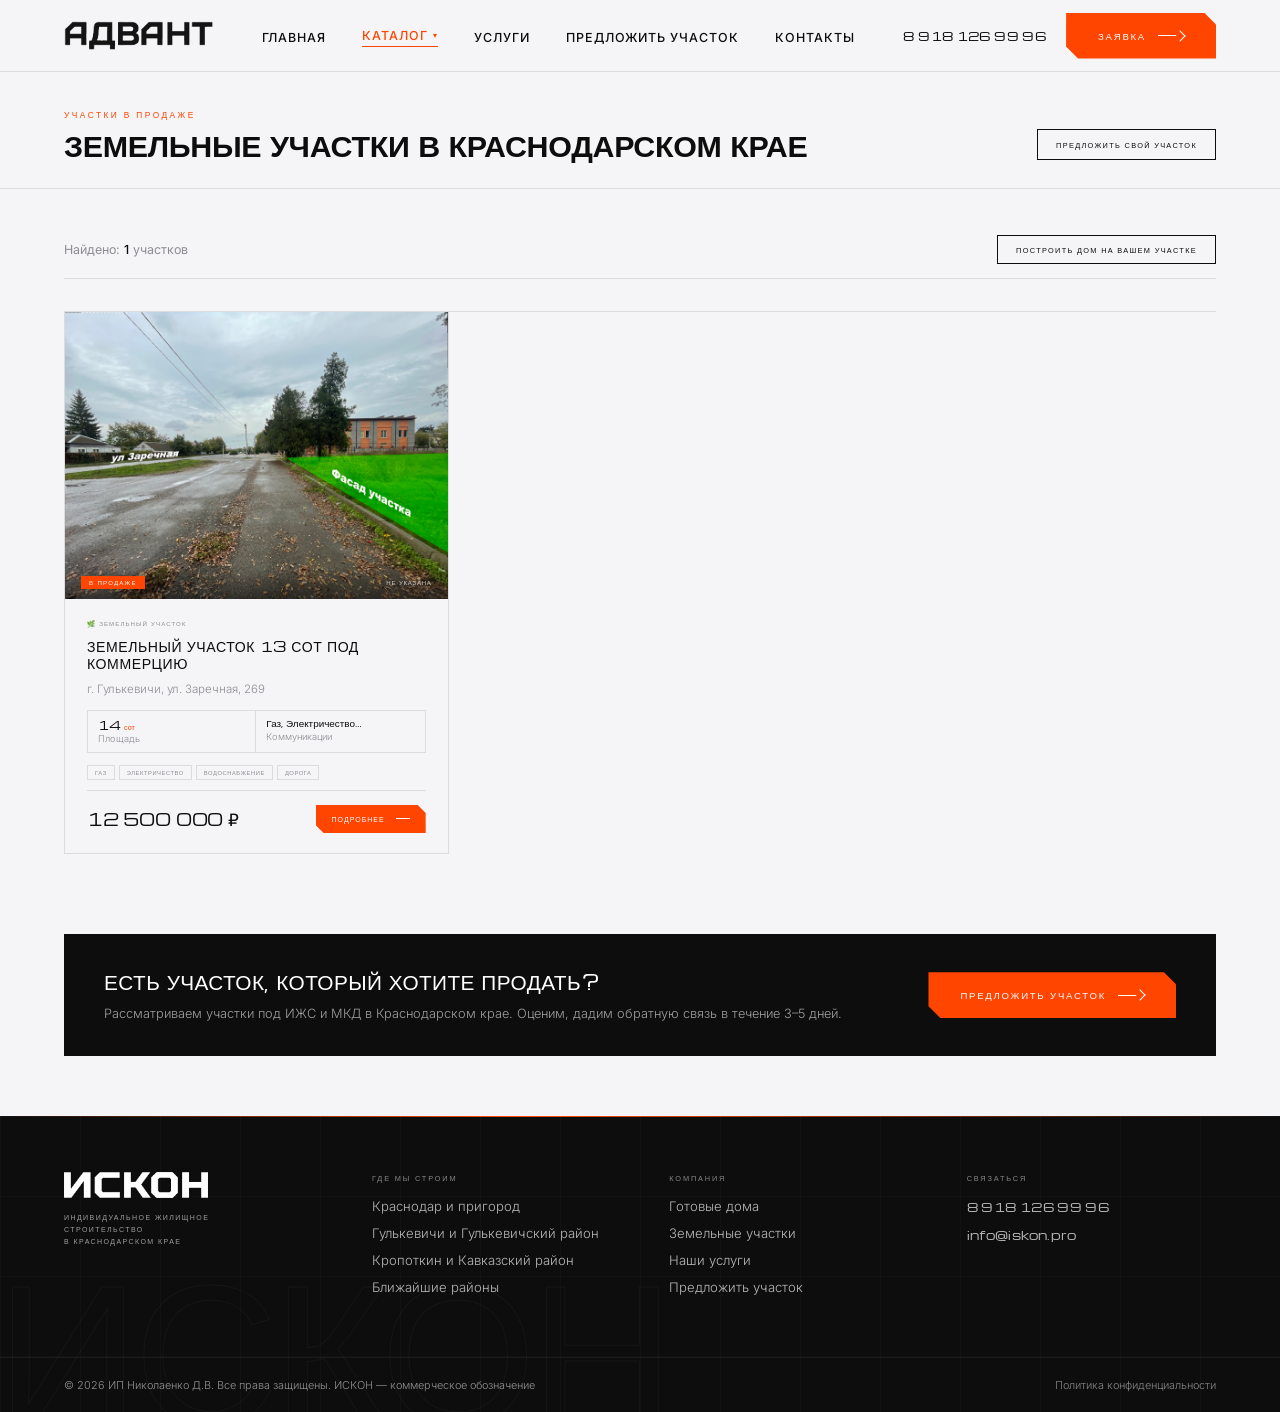
<file: lands.html>
<!DOCTYPE html>
<html lang="ru">
<head>
  <!-- Yandex.Metrika counter -->
  <script type="text/javascript">
    (function(m,e,t,r,i,k,a){
        m[i]=m[i]||function(){(m[i].a=m[i].a||[]).push(arguments)};
        m[i].l=1*new Date();
        for (var j = 0; j < document.scripts.length; j++) {if (document.scripts[j].src === r) { return; }}
        k=e.createElement(t),a=e.getElementsByTagName(t)[0],k.async=1,k.src=r,a.parentNode.insertBefore(k,a)
    })(window, document,'script','https://mc.yandex.ru/metrika/tag.js?id=109135165', 'ym');
    ym(109135165, 'init', {ssr:true, webvisor:true, clickmap:true, ecommerce:"dataLayer", referrer: document.referrer, url: location.href, accurateTrackBounce:true, trackLinks:true});
  </script>
  <noscript><div><img src="https://mc.yandex.ru/watch/109135165" style="position:absolute; left:-9999px;" alt="" /></div></noscript>
  <!-- /Yandex.Metrika counter -->
  <meta charset="UTF-8" />
  <meta name="viewport" content="width=device-width, initial-scale=1.0" />
  <title>ИСКОН - строительство индивидуальных домов в Краснодарском крае</title>
  <meta name="description" content="Купить земельный участок в Краснодарском крае. В продаже имеются земельные участки в Краснодарском крае, с различным назначением." />
  <meta name="keywords" content="Земельный участок, коммерческуй участок, Гулькевичи, участок под коммерцию, купить участок, продажа участка,участок под магазин, магнит, пятерочка" />
  <link rel="canonical" href="https://iskon.pro/lands.html" />
  <link rel="icon" href="images/favicon.ico" type="image/x-icon" />
  <link rel="icon" href="images/favicon-32x32.png" type="image/png" sizes="32x32" />
  <link rel="apple-touch-icon" href="images/apple-touch-icon.png" />
  <link rel="preconnect" href="https://fonts.googleapis.com" />
  <link rel="preconnect" href="https://fonts.gstatic.com" crossorigin />
  <link href="https://fonts.googleapis.com/css2?family=Michroma&family=Inter:wght@300;400;500&display=swap" rel="stylesheet" />
  <link rel="stylesheet" href="css/main.css?v=7" />
  <style>
body{padding-top:72px}
.page-hero{padding:36px 5vw 28px;border-bottom:var(--divider);display:flex;align-items:flex-end;justify-content:space-between;gap:20px;flex-wrap:wrap}

/* Каталог */
.catalog-wrap{padding:32px 5vw 80px;}
.results-bar{padding:14px 0;display:flex;align-items:center;justify-content:space-between;gap:12px;border-bottom:var(--divider);margin-bottom:32px;}
.results-count{font-family:var(--f-body);font-size:.78rem;color:var(--grey)}
.results-count strong{color:var(--black);font-weight:500}
.lands-grid{display:grid;grid-template-columns:repeat(3,1fr);gap:0;border-top:var(--divider);border-left:var(--divider);}
.empty-state{padding:80px 20px;text-align:center;grid-column:1/-1;}

/* Карточки участков */
.l-card{display:flex;flex-direction:column;border-right:var(--divider);border-bottom:var(--divider);cursor:pointer;transition:background .2s;text-decoration:none;color:inherit;position:relative;background:var(--snow);}
.l-card:hover{background:rgba(255,69,0,.03);}
.l-card__photo{width:100%;aspect-ratio:4/3;overflow:hidden;background:#d8d8da;position:relative;}
.l-card__photo img{width:100%;height:100%;object-fit:cover;transition:transform .6s var(--ease);}
.l-card:hover .l-card__photo img{transform:scale(1.05);}
.l-card__ph{width:100%;height:100%;display:flex;align-items:center;justify-content:center;flex-direction:column;gap:8px;background:linear-gradient(135deg,#dce8d0,#c8d8b8);}
.l-card__status-bar{position:absolute;bottom:0;left:0;right:0;padding:10px 16px;background:linear-gradient(to top,rgba(13,13,13,.55),transparent);display:flex;align-items:center;justify-content:space-between;}
.l-card__body{padding:20px 22px;display:flex;flex-direction:column;gap:10px;flex:1;}
.l-card__badge{display:inline-flex;align-items:center;gap:4px;font-family:var(--f-head);font-size:.38rem;letter-spacing:.18em;text-transform:uppercase;color:var(--grey);}
.l-card__title{font-family:var(--f-head);font-size:.88rem;text-transform:uppercase;letter-spacing:.04em;color:var(--black);line-height:1.2;}
.l-card__addr{font-family:var(--f-body);font-size:.72rem;font-weight:300;color:var(--grey);}
.l-card__specs{display:grid;grid-template-columns:repeat(2,1fr);border:var(--divider);margin-top:4px;}
.l-card__spec{padding:8px 10px;border-right:var(--divider);display:flex;flex-direction:column;gap:2px;}
.l-card__spec:last-child{border-right:none;}
.l-card__spec-val{font-family:var(--f-head);font-size:.75rem;color:var(--black);line-height:1;}
.l-card__spec-key{font-family:var(--f-body);font-size:.58rem;font-weight:300;color:var(--grey);}
.l-card__comms{display:flex;flex-wrap:wrap;gap:4px;margin-top:2px;}
.l-card__comm{padding:2px 7px;border:var(--divider);font-family:var(--f-head);font-size:.36rem;letter-spacing:.1em;text-transform:uppercase;color:var(--grey);}
.l-card__foot{display:flex;align-items:center;justify-content:space-between;margin-top:auto;padding-top:14px;border-top:var(--divider);}
.l-card__price{font-family:var(--f-head);font-size:1.05rem;color:var(--black);letter-spacing:-.01em;}
.l-card__cta{display:inline-flex;align-items:center;gap:7px;padding:9px 16px;background:var(--orange);color:#fff;font-family:var(--f-head);font-size:.44rem;letter-spacing:.14em;text-transform:uppercase;clip-path:polygon(0 0,calc(100% - 8px) 0,100% 8px,100% 100%,8px 100%,0 calc(100% - 8px));transition:background .3s;}
.l-card:hover .l-card__cta{background:var(--black);}

/* Модал */
.modal-overlay{display:none;position:fixed;inset:0;background:rgba(13,13,13,.72);z-index:300;align-items:center;justify-content:center;padding:20px;}
.modal-overlay.open{display:flex;}
.modal{background:var(--snow);max-width:860px;width:100%;max-height:92vh;overflow:hidden;position:relative;display:flex;flex-direction:column;}
#modal-content{overflow-y:auto;flex:1;min-height:0;}
.modal__close{position:absolute;top:14px;right:14px;width:40px;height:40px;background:var(--black);color:#fff;border:none;cursor:pointer;font-size:20px;display:flex;align-items:center;justify-content:center;z-index:10;}
.modal__photos{position:relative;aspect-ratio:16/9;overflow:hidden;background:#111;touch-action:pan-y;}
.modal__photos img{width:100%;height:100%;object-fit:cover;display:block;-webkit-user-drag:none;user-select:none;}
.modal__arr{position:absolute;top:50%;transform:translateY(-50%);width:44px;height:44px;background:rgba(13,13,13,.6);color:#fff;border:none;cursor:pointer;display:flex;align-items:center;justify-content:center;z-index:2;transition:background .2s;}
.modal__arr:hover{background:rgba(13,13,13,.9);}
.modal__arr--l{left:10px;}
.modal__arr--r{right:10px;}
.modal__counter{position:absolute;bottom:10px;right:12px;background:rgba(13,13,13,.6);color:#fff;font-family:var(--f-head);font-size:.4rem;letter-spacing:.14em;padding:4px 10px;pointer-events:none;}
.modal__body{padding:26px;display:flex;flex-direction:column;gap:16px;}
.modal__specs{display:grid;grid-template-columns:repeat(3,1fr);border:var(--divider);}
.modal__spec{padding:9px 12px;border-right:var(--divider);display:flex;flex-direction:column;gap:3px;}
.modal__spec:last-child{border-right:none;}
.modal__features{display:flex;flex-wrap:wrap;gap:7px;}
.modal__feature{padding:3px 9px;border:var(--divider);font-family:var(--f-head);font-size:.4rem;letter-spacing:.14em;text-transform:uppercase;color:var(--grey);}

/* Промо-полоса внизу */
.offer-banner{margin:0 5vw 60px;padding:32px 40px;background:var(--black);display:flex;align-items:center;justify-content:space-between;gap:24px;flex-wrap:wrap;}
.offer-banner__text{color:#fff;}
.offer-banner__title{font-family:var(--f-head);font-size:clamp(.9rem,2vw,1.3rem);text-transform:uppercase;letter-spacing:.02em;margin-bottom:8px;}
.offer-banner__sub{font-family:var(--f-body);font-size:.8rem;font-weight:300;color:rgba(255,255,255,.6);line-height:1.6;}

@media(max-width:1024px){.lands-grid{grid-template-columns:repeat(2,1fr);}}
@media(max-width:600px){.lands-grid{grid-template-columns:1fr;}}
@media(max-width:480px){
  body{padding-top:60px;}
  .page-hero{padding:24px 4vw 18px;flex-direction:column;gap:10px;}
  .catalog-wrap{padding:20px 4vw 60px;}
  .offer-banner{padding:24px 20px;flex-direction:column;align-items:flex-start;}
  .modal__specs{grid-template-columns:repeat(2,1fr);}
}
  </style>
</head>
<body>

<nav class="nav" role="navigation">
  <a href="index.html" class="nav__logo"><img src="images/logo-black.png" alt="ИСКОН" style="height:30px;width:auto;object-fit:contain;" /></a>
  <ul class="nav__links">
    <li><a href="index.html">Главная</a></li>
    <li class="nav__item">
      <button class="nav__drop-btn active">Каталог <span class="nav__drop-arr">▾</span></button>
      <div class="nav__drop-menu">
        <a href="catalog.html">Готовые дома</a>
        <a href="lands.html" class="active">Земельные участки</a>
      </div>
    </li>
    <li><a href="services.html">Услуги</a></li>
    <li><a href="offer-land.html">Предложить участок</a></li>
    <li><a href="#footer">Контакты</a></li>
  </ul>
  <div class="nav__right">
    <a href="tel:+79181269996" class="nav__phone">8 918 126 99 96</a>
    <a href="index.html#form" class="btn btn--primary"><span>Заявка</span><span class="btn__arr"></span></a>
  </div>
  <button class="nav__burger" id="burger" aria-label="Меню"><span></span><span></span><span></span></button>
</nav>
<div class="nav__mobile" id="mobile-menu">
  <a href="index.html">Главная</a>
  <a href="catalog.html">Готовые дома</a>
  <a href="lands.html" style="color:var(--orange);">Земельные участки</a>
  <a href="services.html">Услуги</a>
  <a href="offer-land.html">Предложить участок</a>
  <a href="#footer">Контакты</a>
  <a href="tel:+79181269996" style="color:var(--orange);">8 918 126 99 96</a>
</div>

<div class="page-hero">
  <div>
    <div class="t-label" style="margin-bottom:8px;">Участки в продаже</div>
    <h1 class="t-h2" style="font-size:clamp(1.2rem,3vw,1.9rem);">Земельные участки в Краснодарском крае</h1>
  </div>
  <div style="display:flex;gap:8px;flex-wrap:wrap;">
    <a href="offer-land.html" class="btn btn--ghost" style="padding:9px 18px;font-size:.46rem;"><span>Предложить свой участок</span></a>
  </div>
</div>

<div class="catalog-wrap">
  <div class="results-bar">
    <span class="results-count">Найдено: <strong id="count">0</strong> участков</span>
    <a href="index.html#form" class="btn btn--ghost" style="padding:8px 18px;font-size:.46rem;"><span>Построить дом на вашем участке</span></a>
  </div>
  <div class="lands-grid" id="lands-list"></div>
</div>

<!-- Промо: предложи свой участок -->
<div class="offer-banner">
  <div class="offer-banner__text">
    <div class="offer-banner__title">Есть участок, который хотите продать?</div>
    <div class="offer-banner__sub">Рассматриваем участки под ИЖС и МКД в Краснодарском крае. Оценим, дадим обратную связь в течение 3–5 дней.</div>
  </div>
  <a href="offer-land.html" class="btn btn--primary"><span>Предложить участок</span><span class="btn__arr"></span></a>
</div>

<!-- Модал -->
<div class="modal-overlay" id="modal" role="dialog" aria-modal="true">
  <div class="modal">
    <button class="modal__close" id="modal-close" aria-label="Закрыть">×</button>
    <div id="modal-content"></div>
  </div>
</div>

<!-- Политика конфиденциальности модал -->
<div id="privacy-modal" style="display:none;position:fixed;inset:0;background:rgba(13,13,13,0.80);z-index:500;align-items:center;justify-content:center;padding:20px;overflow-y:auto;">
  <div style="background:var(--snow);max-width:760px;width:100%;max-height:90vh;overflow-y:auto;position:relative;padding:48px 52px;">
    <button onclick="closePrivacyModal()" style="position:sticky;top:0;float:right;margin:-16px -16px 0 0;width:36px;height:36px;background:var(--black);color:#fff;border:none;cursor:pointer;font-size:20px;display:flex;align-items:center;justify-content:center;z-index:2;">×</button>
    <div style="font-family:var(--f-head);font-size:0.48rem;letter-spacing:0.25em;text-transform:uppercase;color:var(--orange);margin-bottom:16px;">Политика конфиденциальности</div>
    <div id="privacy-body" style="font-family:var(--f-body);font-size:0.82rem;font-weight:300;line-height:1.85;color:#333;">Загрузка...</div>
  </div>
</div>

<footer class="footer" id="footer">
  <div class="footer__grid-bg" aria-hidden="true"></div>
  <div class="footer__wordmark" aria-hidden="true">ИСКОН</div>
  <div class="footer__nav-block">
    <div class="footer__brand">
      <a href="index.html" class="footer__logo"><img src="images/logo-white.png" alt="ИСКОН" style="height:26px;width:auto;object-fit:contain;filter:none;" /></a>
      <p class="footer__tagline">Индивидуальное жилищное<br/> строительство<br/>в Краснодарском крае</p>
    </div>
    <nav class="footer__nav-col">
      <span class="footer__nav-head">Где мы строим</span>
      <span class="footer__nav-link">Краснодар и пригород</span>
      <span class="footer__nav-link">Гулькевичи и Гулькевичский район</span>
      <span class="footer__nav-link">Кропоткин и Кавказский район</span>
      <span class="footer__nav-link">Ближайшие районы</span>
    </nav>
    <nav class="footer__nav-col">
      <span class="footer__nav-head">Компания</span>
      <a href="catalog.html" class="footer__nav-link">Готовые дома</a>
      <a href="lands.html" class="footer__nav-link">Земельные участки</a>
      <a href="services.html" class="footer__nav-link">Наши услуги</a>
      <a href="offer-land.html" class="footer__nav-link">Предложить участок</a>
    </nav>
    <nav class="footer__nav-col">
      <span class="footer__nav-head">Связаться</span>
      <a href="tel:+79181269996" class="footer__nav-link footer__phone-link">8 918 126 99 96</a>
      <a href="mailto:info@iskon.pro" class="footer__nav-link footer__phone-link">info@iskon.pro</a>
    </nav>
  </div>
  <div class="footer__bottom">
    <span class="footer__copy">© 2026 ИП Николаенко Д.В. Все права защищены. ИСКОН — коммерческое обозначение</span>
    <div class="footer__legal"><a href="#" onclick="openPrivacyModal();return false;">Политика конфиденциальности</a></div>
  </div>
</footer>

<script>
let allLands=[];
const fmt=n=>n.toLocaleString('ru-RU')+' ₽';
const stLbl=s=>({sale:'В продаже',reserved:'Резерв',sold:'Продан'})[s]||s;

async function init(){
  try{const r=await fetch('data/lands.json?'+Date.now());allLands=await r.json();}catch(e){allLands=[];}
  allLands=allLands.filter(l=>l.visible!==false&&l.visible!==0);
  renderList(allLands);
  const hash=location.hash.replace('#','');
  if(hash){const l=allLands.find(x=>x.id===hash);if(l)setTimeout(()=>openModal(l),400);}
}

function renderList(lands){
  document.getElementById('count').textContent=lands.length;
  const list=document.getElementById('lands-list');
  if(!lands.length){
    list.innerHTML=`<div class="empty-state">
      <p class="t-body">Участков на продажу пока нет.</p>
      <p class="t-body" style="margin-top:8px;">Хотите продать свой участок?</p>
      <a href="offer-land.html" class="btn btn--primary" style="margin-top:18px;display:inline-flex;"><span>Предложить нам участок</span><span class="btn__arr"></span></a>
    </div>`;
    return;
  }
  list.innerHTML=lands.map(l=>{
    const commHtml=(l.communications||[]).map(c=>`<span class="l-card__comm">${c}</span>`).join('');
    return `
  <a class="l-card" id="card-${l.id}" href="javascript:void(0)" onclick="cardClick('${l.id}')">
    <div class="l-card__photo">
      ${l.mainPhoto
        ?`<img src="${l.mainPhoto}" alt="${l.title}" loading="lazy">`
        :`<div class="l-card__ph"><svg width="48" height="48" viewBox="0 0 48 48" fill="none" style="opacity:.3;"><path d="M4 40L14 18L24 30L36 12L44 40H4Z" stroke="#3a5a28" stroke-width="1.5" fill="none"/><circle cx="36" cy="10" r="3" stroke="#3a5a28" stroke-width="1.5"/></svg><span style="font-family:var(--f-head);font-size:.38rem;letter-spacing:.14em;color:#5a7a48;text-transform:uppercase;">Участок</span></div>`}
      <div class="l-card__status-bar">
        <span class="status-tag status-tag--${l.status}" style="font-size:.38rem;padding:2px 8px;">${stLbl(l.status)}</span>
        <span style="font-family:var(--f-head);font-size:.38rem;letter-spacing:.12em;text-transform:uppercase;color:rgba(255,255,255,.75);">${l.category||'ИЖС'}</span>
      </div>
    </div>
    <div class="l-card__body">
      <div class="l-card__badge">🌿 Земельный участок</div>
      <div class="l-card__title">${l.title}</div>
      ${l.address?`<div class="l-card__addr">${l.address}</div>`:''}
      <div class="l-card__specs">
        <div class="l-card__spec"><span class="l-card__spec-val">${l.area} <span style="font-size:.6em;color:var(--orange);">сот</span></span><span class="l-card__spec-key">Площадь</span></div>
        <div class="l-card__spec"><span class="l-card__spec-val" style="font-size:.62rem;">${(l.communications||[]).length?(l.communications||[]).slice(0,2).join(', ')+(l.communications.length>2?'…':''):'Уточняйте'}</span><span class="l-card__spec-key">Коммуникации</span></div>
      </div>
      ${commHtml?`<div class="l-card__comms">${commHtml}</div>`:''}
      <div class="l-card__foot">
        <span class="l-card__price">${fmt(l.price)}</span>
        <span class="l-card__cta">Подробнее <span style="display:inline-block;width:14px;height:1px;background:currentColor;vertical-align:middle;margin-left:4px;"></span></span>
      </div>
    </div>
  </a>`;
  }).join('');
}

function cardClick(id){
  const l=allLands.find(x=>x.id===id);if(!l)return;
  openModal(l);
}

let currentLand=null,photoIdx=0,touchX=0;

function _photos(l){
  const all=(l.photos||[]).filter(x=>x&&x.trim()!=='');
  return all.length?all:(l.mainPhoto?[l.mainPhoto]:[]);
}

function _sliderHtml(l){
  const photos=_photos(l);
  const total=photos.length;
  const src=photos[photoIdx];
  const img=src?`<img src="${src}" alt="${l.title}" draggable="false">`:`<div style="width:100%;height:100%;display:flex;align-items:center;justify-content:center;background:#dce8d0;"><svg width="56" height="56" viewBox="0 0 48 48" fill="none" style="opacity:.3;"><path d="M4 40L14 18L24 30L36 12L44 40H4Z" stroke="#3a5a28" stroke-width="1.5" fill="none"/></svg></div>`;
  const arrows=total>1?`
    <button class="modal__arr modal__arr--l" onclick="photoPrev(event)"><svg width="18" height="18" viewBox="0 0 24 24" fill="none"><path d="M15 18l-6-6 6-6" stroke="#fff" stroke-width="2" stroke-linecap="round" stroke-linejoin="round"/></svg></button>
    <button class="modal__arr modal__arr--r" onclick="photoNext(event)"><svg width="18" height="18" viewBox="0 0 24 24" fill="none"><path d="M9 18l6-6-6-6" stroke="#fff" stroke-width="2" stroke-linecap="round" stroke-linejoin="round"/></svg></button>
    <div class="modal__counter">${photoIdx+1} / ${total}</div>`:'';
  return img+arrows;
}

function openModal(l){
  currentLand=l;photoIdx=0;
  const commHtml=(l.communications||[]).map(c=>`<span class="modal__feature">${c}</span>`).join('');
  document.getElementById('modal-content').innerHTML=`
    <div id="modal-slider" class="modal__photos" ontouchstart="touchStart(event)" ontouchend="touchEnd(event)">
      ${_sliderHtml(l)}
    </div>
    <div class="modal__body">
      <div style="display:flex;justify-content:space-between;align-items:flex-start;gap:14px;flex-wrap:wrap;">
        <div>
          <span class="t-label">🌿 Земельный участок · ${l.category||'ИЖС'}</span>
          <h2 style="font-family:var(--f-head);font-size:clamp(.9rem,2vw,1.3rem);text-transform:uppercase;margin-top:7px;">${l.title}</h2>
          ${l.address?`<p style="font-family:var(--f-body);font-size:.76rem;font-weight:300;color:var(--grey);margin-top:5px;">${l.address}</p>`:''}
        </div>
        <div>
          <div style="font-family:var(--f-body);font-size:.58rem;color:var(--grey);">Стоимость</div>
          <div style="font-family:var(--f-head);font-size:1.6rem;color:var(--black);letter-spacing:-.02em;">${fmt(l.price)}</div>
        </div>
      </div>
      <div class="modal__specs">
        <div class="modal__spec"><span class="spec-val">${l.area}<span class="spec-unit">сот</span></span><span class="spec-key">Площадь</span></div>
        <div class="modal__spec"><span class="spec-val" style="font-size:.56rem;">${l.category||'ИЖС'}</span><span class="spec-key">Категория</span></div>
        <div class="modal__spec"><span class="spec-val" style="font-size:.5rem;">${stLbl(l.status)}</span><span class="spec-key">Статус</span></div>
      </div>
      ${commHtml?`<div><div class="t-label" style="margin-bottom:7px;">Коммуникации</div><div class="modal__features">${commHtml}</div></div>`:''}
      ${l.description?`<p style="font-family:var(--f-body);font-size:.82rem;font-weight:300;line-height:1.75;color:var(--grey);white-space:pre-line;">${l.description}</p>`:''}
      ${(l.lat&&l.lng)?`
      <div>
        <div class="t-label" style="margin-bottom:8px;">Расположение на карте</div>
        <iframe src="https://yandex.ru/map-widget/v1/?pt=${l.lng},${l.lat}&z=15&l=map" width="100%" height="220" frameborder="0" style="display:block;border:var(--divider);" allowfullscreen loading="lazy"></iframe>
      </div>`:''}
      <div style="display:flex;gap:10px;flex-wrap:wrap;padding-top:8px;border-top:var(--divider);">
        <button onclick="toggleInquiryForm()" class="btn btn--primary" type="button"><span>Узнать подробнее</span><span class="btn__arr"></span></button>
        <a href="tel:+79181269996" class="btn btn--ghost"><span>8 918 126 99 96</span></a>
      </div>
      <div id="inquiry-form" style="display:none;margin-top:16px;padding:24px;background:#f5f5f7;border:var(--divider);">
        <div style="font-family:var(--f-head);font-size:0.48rem;letter-spacing:0.18em;text-transform:uppercase;color:var(--black);margin-bottom:18px;">Оставить заявку</div>
        <form onsubmit="submitInquiry(event)" style="display:flex;flex-direction:column;gap:14px;">
          <div><label style="display:block;font-family:var(--f-head);font-size:0.38rem;letter-spacing:0.18em;text-transform:uppercase;color:var(--grey);margin-bottom:5px;">Ваше имя</label>
          <input id="inq-name" type="text" required placeholder="Иван" style="width:100%;box-sizing:border-box;padding:10px 12px;border:1px solid rgba(142,142,147,0.3);font-family:var(--f-body);font-size:0.85rem;background:#fff;outline:none;" /></div>
          <div><label style="display:block;font-family:var(--f-head);font-size:0.38rem;letter-spacing:0.18em;text-transform:uppercase;color:var(--grey);margin-bottom:5px;">Телефон</label>
          <div style="display:flex;border:1px solid rgba(142,142,147,0.3);background:#fff;">
            <span style="padding:10px 10px 10px 12px;font-family:var(--f-body);font-size:0.85rem;color:var(--grey);user-select:none;">+7</span>
            <input id="inq-phone" type="tel" required maxlength="10" pattern="[0-9]{10}" placeholder="9181269996" oninput="this.value=this.value.replace(/\D/g,'')" style="flex:1;min-width:0;padding:10px 12px 10px 4px;border:none;font-family:var(--f-body);font-size:0.85rem;background:transparent;outline:none;" />
          </div></div>
          <button id="inq-submit" type="submit" class="btn btn--primary" style="align-self:flex-start;"><span>Отправить заявку</span><span class="btn__arr"></span></button>
        </form>
      </div>
    </div>`;
  document.getElementById('modal').classList.add('open');
}

function photoPrev(e){if(e)e.stopPropagation();const p=_photos(currentLand);photoIdx=(photoIdx-1+p.length)%p.length;document.getElementById('modal-slider').innerHTML=_sliderHtml(currentLand);}
function photoNext(e){if(e)e.stopPropagation();const p=_photos(currentLand);photoIdx=(photoIdx+1)%p.length;document.getElementById('modal-slider').innerHTML=_sliderHtml(currentLand);}
function touchStart(e){touchX=e.changedTouches[0].clientX;}
function touchEnd(e){const dx=e.changedTouches[0].clientX-touchX;if(Math.abs(dx)>40){dx<0?photoNext():photoPrev();}}

document.getElementById('modal-close').addEventListener('click',()=>document.getElementById('modal').classList.remove('open'));
document.getElementById('modal').addEventListener('click',e=>{if(e.target===document.getElementById('modal'))document.getElementById('modal').classList.remove('open');});
document.addEventListener('keydown',e=>{
  const mOpen=document.getElementById('modal').classList.contains('open');
  if(mOpen&&e.key==='ArrowLeft')photoPrev();
  if(mOpen&&e.key==='ArrowRight')photoNext();
  if(e.key==='Escape'){document.getElementById('modal').classList.remove('open');closePrivacyModal();}
});

function toggleInquiryForm(){
  const f=document.getElementById('inquiry-form');
  if(!f)return;
  const show=f.style.display==='none';
  f.style.display=show?'block':'none';
  if(show)setTimeout(()=>f.scrollIntoView({behavior:'smooth',block:'nearest'}),50);
}

async function submitInquiry(e){
  e.preventDefault();
  const btn=document.getElementById('inq-submit');
  btn.disabled=true;btn.querySelector('span').textContent='Отправляем…';
  const name=document.getElementById('inq-name').value;
  const phone='+7'+document.getElementById('inq-phone').value;
  const title=currentLand?.title||'Участок';
  const msg=`Объект: ${title}\nИмя: ${name}\nТелефон: ${phone}`;
  try{
    const r=await fetch('https://formsubmit.co/ajax/info@iskon.pro',{method:'POST',headers:{'Content-Type':'application/json','Accept':'application/json'},body:JSON.stringify({name,phone,message:msg,_subject:'🌿 Заявка по участку — '+title,_captcha:'false'})});
    const d=await r.json();
    if(d.success==='true'||d.success===true){document.getElementById('inquiry-form').innerHTML='<p style="text-align:center;padding:28px 0;font-family:var(--f-body);font-size:.9rem;color:var(--black);">✅ Заявка отправлена! Мы свяжемся с вами в ближайшее время.</p>';}
    else{throw new Error();}
  }catch{btn.disabled=false;btn.querySelector('span').textContent='Отправить заявку';alert('Ошибка отправки. Позвоните нам: 8 918 126 99 96');}
}

function openPrivacyModal(){
  const m=document.getElementById('privacy-modal');
  m.style.display='flex';document.body.style.overflow='hidden';
  if(!document.getElementById('privacy-body').dataset.loaded){
    fetch('data/privacy.json?'+Date.now()).then(r=>r.json()).then(d=>{
      const body=document.getElementById('privacy-body');
      if(d.text){
        body.innerHTML=d.text.trim().split(/\n{2,}/).map(p=>`<p style="margin-bottom:16px;">${p.trim().replace(/\n/g,'<br>')}</p>`).join('');
      } else {body.innerHTML=d.html||'';}
      body.dataset.loaded='1';
    }).catch(()=>{});
  }
}
function closePrivacyModal(){const m=document.getElementById('privacy-modal');m.style.display='none';document.body.style.overflow='';}
document.getElementById('privacy-modal').addEventListener('click',function(e){if(e.target===this)closePrivacyModal();});

document.getElementById('burger').addEventListener('click',()=>document.getElementById('mobile-menu').classList.toggle('open'));

document.querySelectorAll('.nav__item').forEach(function(item) {
  var menu = item.querySelector('.nav__drop-menu');
  if (!menu) return;
  item.addEventListener('mouseenter', function() { menu.style.display = 'flex'; });
  item.addEventListener('mouseleave', function() { menu.style.display = 'none'; });
});

init();
</script>
</body>
</html>
</file>
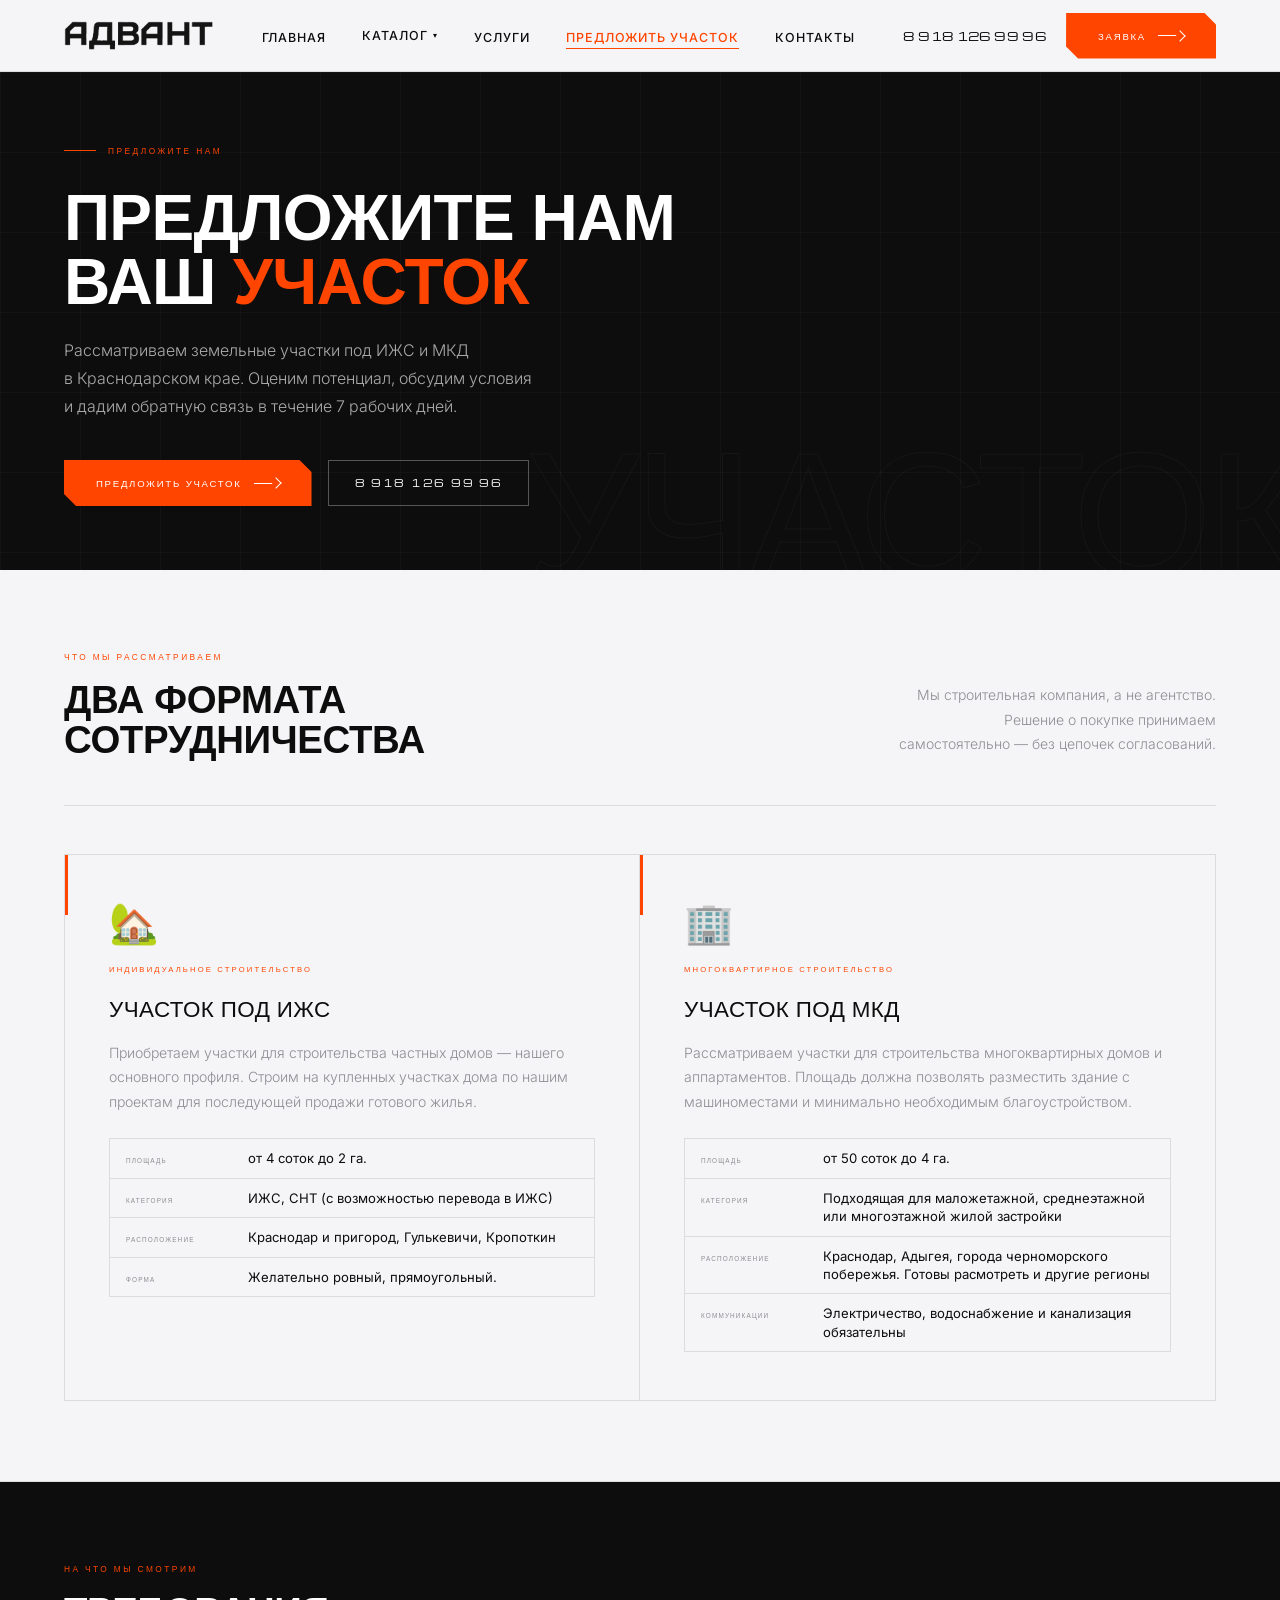
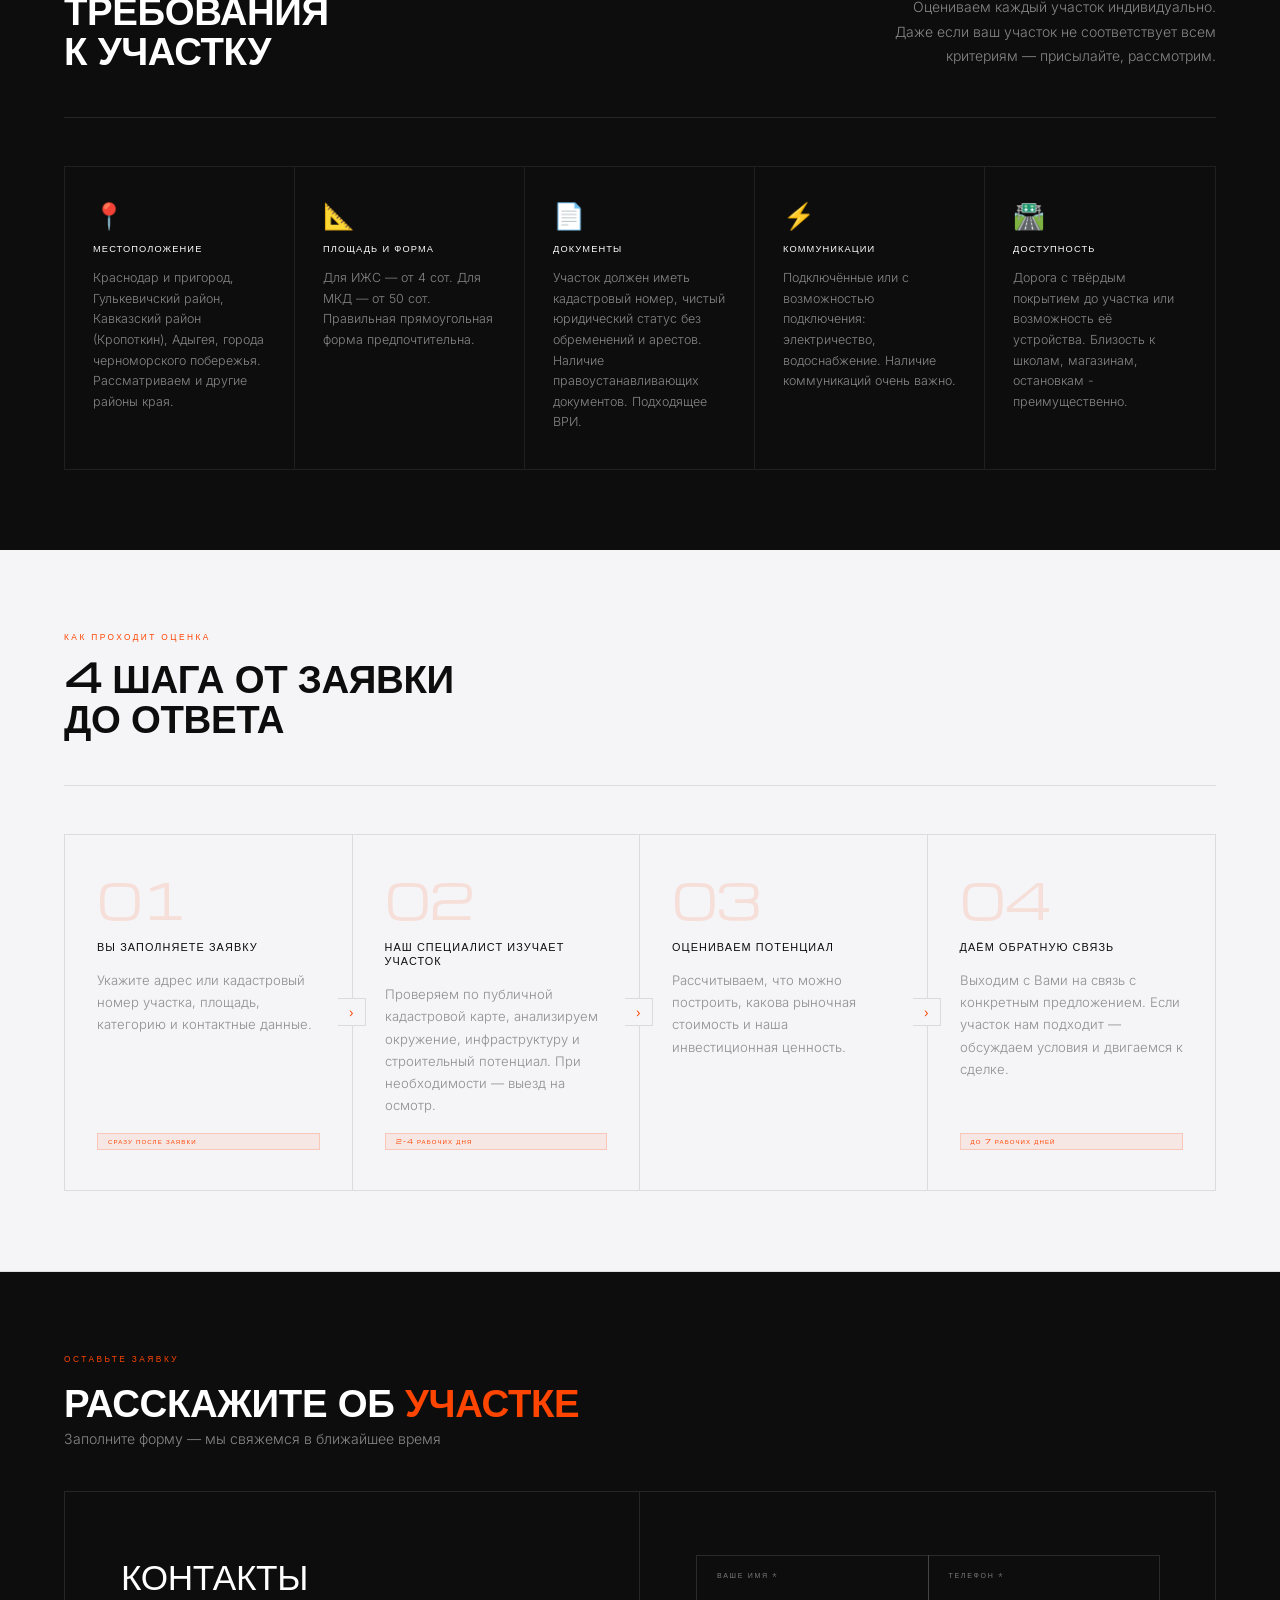
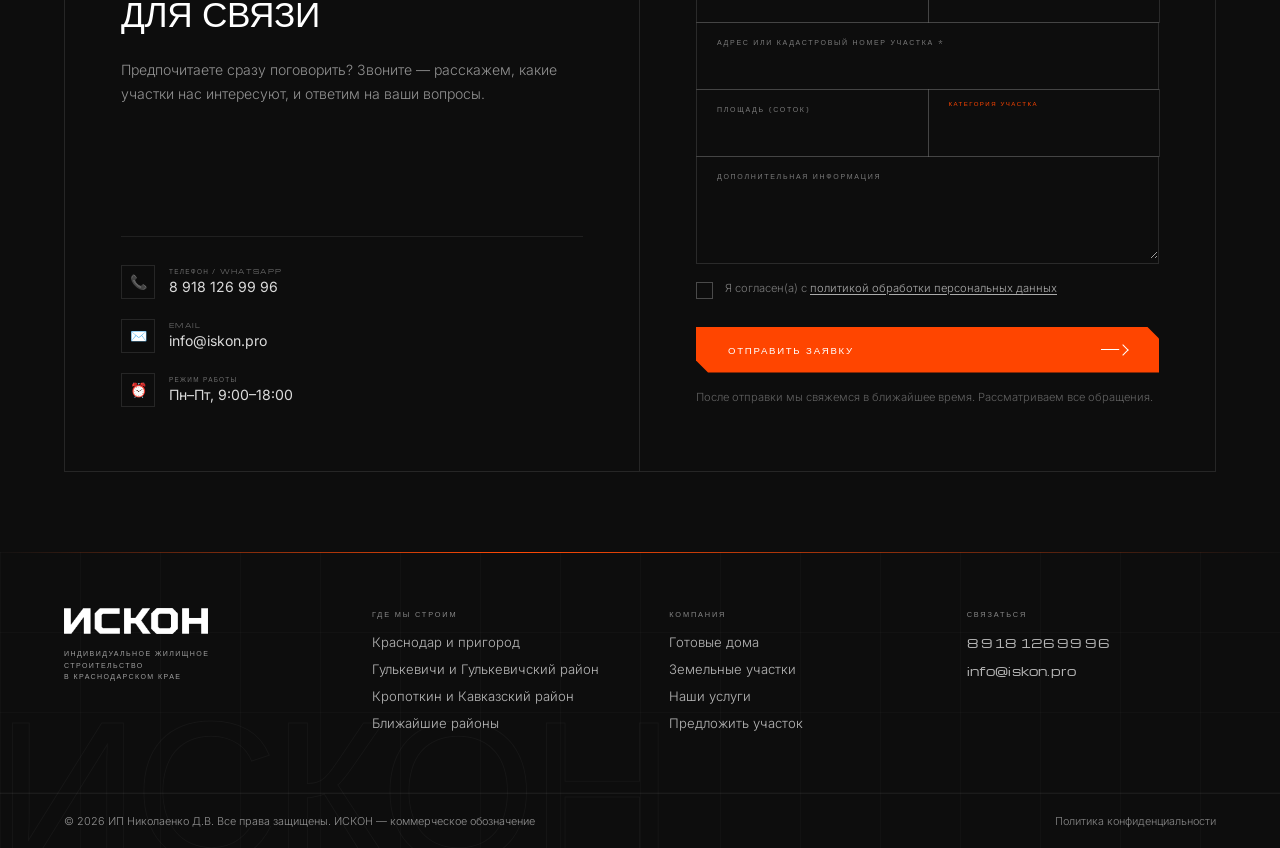
<file: offer-land.html>
<!DOCTYPE html>
<html lang="ru">
<head>
  <!-- Yandex.Metrika counter -->
  <script type="text/javascript">
    (function(m,e,t,r,i,k,a){
        m[i]=m[i]||function(){(m[i].a=m[i].a||[]).push(arguments)};
        m[i].l=1*new Date();
        for (var j = 0; j < document.scripts.length; j++) {if (document.scripts[j].src === r) { return; }}
        k=e.createElement(t),a=e.getElementsByTagName(t)[0],k.async=1,k.src=r,a.parentNode.insertBefore(k,a)
    })(window, document,'script','https://mc.yandex.ru/metrika/tag.js?id=109135165', 'ym');
    ym(109135165, 'init', {ssr:true, webvisor:true, clickmap:true, ecommerce:"dataLayer", referrer: document.referrer, url: location.href, accurateTrackBounce:true, trackLinks:true});
  </script>
  <noscript><div><img src="https://mc.yandex.ru/watch/109135165" style="position:absolute; left:-9999px;" alt="" /></div></noscript>
  <!-- /Yandex.Metrika counter -->
  <meta charset="UTF-8" />
  <meta name="viewport" content="width=device-width, initial-scale=1.0" />
  <title>ИСКОН - строиельство домов в Краснодарском крае</title>
  <meta name="description" content="ИСКОН приобретает земельные участки разной площади в разных районах Краснодарского края и Адыгеи, а так же рассматривает девелоперские проекты многоквартирных домов." />
  <meta name="keywords" content="Продать земельный участок, предложить участок, девелоперские проекты, многоквартирные дома," />
  <link rel="canonical" href="https://iskon.pro/offer-land.html" />
  <link rel="icon" href="images/favicon.ico" type="image/x-icon" />
  <link rel="icon" href="images/favicon-32x32.png" type="image/png" sizes="32x32" />
  <link rel="apple-touch-icon" href="images/apple-touch-icon.png" />
  <link rel="preconnect" href="https://fonts.googleapis.com" />
  <link rel="preconnect" href="https://fonts.gstatic.com" crossorigin />
  <link href="https://fonts.googleapis.com/css2?family=Michroma&family=Inter:wght@300;400;500&display=swap" rel="stylesheet" />
  <link rel="stylesheet" href="css/main.css?v=7" />

  <style>
body { padding-top: 72px; }

/* ── HERO ── */
.ol-hero {
  padding: 72px 5vw 64px;
  background: var(--black);
  position: relative;
  overflow: hidden;
}
.ol-hero::before {
  content: '';
  position: absolute; inset: 0;
  background-image:
    linear-gradient(rgba(255,255,255,0.025) 1px, transparent 1px),
    linear-gradient(90deg, rgba(255,255,255,0.025) 1px, transparent 1px);
  background-size: 80px 80px;
  pointer-events: none;
}
.ol-hero__bg {
  position: absolute;
  right: -2vw; bottom: -0.1em;
  font-family: var(--f-head);
  font-size: clamp(80px, 14vw, 180px);
  text-transform: uppercase;
  color: transparent;
  -webkit-text-stroke: 1px rgba(255,255,255,0.04);
  user-select: none;
  pointer-events: none;
  letter-spacing: -0.03em;
  line-height: 1;
  white-space: nowrap;
}
.ol-hero__inner {
  position: relative; z-index: 1;
  max-width: 820px;
}
.ol-hero__label {
  font-family: var(--f-head);
  font-size: 0.52rem;
  letter-spacing: 0.3em;
  text-transform: uppercase;
  color: var(--orange);
  margin-bottom: 24px;
  display: flex;
  align-items: center;
  gap: 12px;
}
.ol-hero__label::before {
  content: '';
  width: 32px; height: 1px;
  background: var(--orange);
}
.ol-hero__title {
  font-family: var(--f-head);
  font-size: clamp(1.8rem, 5vw, 4rem);
  text-transform: uppercase;
  line-height: 1.0;
  letter-spacing: -0.01em;
  color: #fff;
  margin-bottom: 28px;
}
.ol-hero__title span { color: var(--orange); }
.ol-hero__desc {
  font-family: var(--f-body);
  font-size: 1rem;
  font-weight: 300;
  line-height: 1.75;
  color: rgba(255,255,255,0.65);
  max-width: 52ch;
  margin-bottom: 40px;
}
.ol-hero__cta {
  display: flex;
  gap: 16px;
  flex-wrap: wrap;
}

/* ── TYPES SECTION ── */
.types-section {
  padding: 80px 5vw;
  border-bottom: var(--divider);
}
.types-grid {
  display: grid;
  grid-template-columns: 1fr 1fr;
  gap: 0;
  border: var(--divider);
  margin-top: 48px;
}
.type-card {
  padding: 48px 44px;
  border-right: var(--divider);
  display: flex;
  flex-direction: column;
  gap: 20px;
  position: relative;
}
.type-card:last-child { border-right: none; }
.type-card__icon {
  font-size: 2.5rem;
  line-height: 1;
}
.type-card__label {
  font-family: var(--f-head);
  font-size: 0.48rem;
  letter-spacing: 0.28em;
  text-transform: uppercase;
  color: var(--orange);
}
.type-card__title {
  font-family: var(--f-head);
  font-size: clamp(1rem, 2vw, 1.4rem);
  text-transform: uppercase;
  letter-spacing: 0.02em;
  color: var(--black);
  line-height: 1.2;
}
.type-card__desc {
  font-family: var(--f-body);
  font-size: 0.88rem;
  font-weight: 300;
  line-height: 1.75;
  color: var(--grey);
}
.type-card__params {
  display: flex;
  flex-direction: column;
  gap: 0;
  border: var(--divider);
  margin-top: 4px;
}
.type-card__param {
  display: flex;
  align-items: baseline;
  gap: 12px;
  padding: 10px 16px;
  border-bottom: var(--divider);
}
.type-card__param:last-child { border-bottom: none; }
.type-card__param-key {
  font-family: var(--f-head);
  font-size: 0.4rem;
  letter-spacing: 0.18em;
  text-transform: uppercase;
  color: var(--grey);
  flex-shrink: 0;
  min-width: 110px;
}
.type-card__param-val {
  font-family: var(--f-body);
  font-size: 0.82rem;
  font-weight: 400;
  color: var(--black);
  line-height: 1.4;
}
.type-card__accent {
  position: absolute;
  top: 0; left: 0;
  width: 3px; height: 60px;
  background: var(--orange);
}

/* ── CRITERIA SECTION ── */
.criteria-section {
  padding: 80px 5vw;
  background: var(--black);
  color: #fff;
}
.criteria-grid {
  display: grid;
  grid-template-columns: repeat(5, 1fr);
  gap: 0;
  border: 1px solid rgba(255,255,255,0.08);
  margin-top: 48px;
}
.crit-item {
  padding: 36px 28px;
  border-right: 1px solid rgba(255,255,255,0.08);
  display: flex;
  flex-direction: column;
  gap: 14px;
}
.crit-item:last-child { border-right: none; }
.crit-num {
  font-family: var(--f-head);
  font-size: 2.2rem;
  color: rgba(255,69,0,0.25);
  line-height: 1;
  letter-spacing: -0.03em;
}
.crit-icon { font-size: 1.6rem; line-height: 1; }
.crit-title {
  font-family: var(--f-head);
  font-size: 0.58rem;
  text-transform: uppercase;
  letter-spacing: 0.12em;
  color: #fff;
  line-height: 1.3;
}
.crit-desc {
  font-family: var(--f-body);
  font-size: 0.78rem;
  font-weight: 300;
  line-height: 1.65;
  color: rgba(255,255,255,0.5);
}

/* ── PROCESS SECTION ── */
.process-section {
  padding: 80px 5vw;
  border-bottom: var(--divider);
}
.process-steps {
  display: grid;
  grid-template-columns: repeat(4, 1fr);
  gap: 0;
  border: var(--divider);
  margin-top: 48px;
}
.step-item {
  padding: 40px 32px;
  border-right: var(--divider);
  display: flex;
  flex-direction: column;
  gap: 16px;
  position: relative;
}
.step-item:last-child { border-right: none; }
.step-arrow {
  position: absolute;
  right: -14px; top: 50%;
  transform: translateY(-50%);
  width: 28px; height: 28px;
  background: var(--snow);
  border: var(--divider);
  border-left: none;
  display: flex;
  align-items: center;
  justify-content: center;
  z-index: 2;
  font-size: 12px;
  color: var(--orange);
}
.step-item:last-child .step-arrow { display: none; }
.step-num {
  font-family: var(--f-head);
  font-size: 3rem;
  color: rgba(255,69,0,0.12);
  line-height: 1;
  letter-spacing: -0.04em;
}
.step-title {
  font-family: var(--f-head);
  font-size: 0.68rem;
  text-transform: uppercase;
  letter-spacing: 0.1em;
  color: var(--black);
  line-height: 1.3;
}
.step-desc {
  font-family: var(--f-body);
  font-size: 0.82rem;
  font-weight: 300;
  line-height: 1.7;
  color: var(--grey);
}
.step-tag {
  display: inline-block;
  padding: 3px 10px;
  background: rgba(255,69,0,0.08);
  border: 1px solid rgba(255,69,0,0.2);
  font-family: var(--f-head);
  font-size: 0.38rem;
  letter-spacing: 0.18em;
  text-transform: uppercase;
  color: var(--orange);
  margin-top: auto;
}

/* ── WHY US SECTION ── */
.why-section {
  padding: 80px 5vw;
  background: var(--snow);
  border-bottom: var(--divider);
}
.why-grid {
  display: grid;
  grid-template-columns: repeat(4, 1fr);
  gap: 0;
  border: var(--divider);
  margin-top: 48px;
}
.why-item {
  padding: 36px 28px;
  border-right: var(--divider);
  display: flex;
  flex-direction: column;
  gap: 12px;
}
.why-item:last-child { border-right: none; }
.why-icon {
  font-size: 1.8rem;
  line-height: 1;
}
.why-title {
  font-family: var(--f-head);
  font-size: 0.6rem;
  text-transform: uppercase;
  letter-spacing: 0.1em;
  color: var(--black);
  line-height: 1.3;
}
.why-desc {
  font-family: var(--f-body);
  font-size: 0.8rem;
  font-weight: 300;
  line-height: 1.65;
  color: var(--grey);
}

/* ── FORM SECTION ── */
.form-section {
  padding: 0 5vw 80px;
  background: var(--black);
  color: #fff;
}
.form-section-inner {
  display: grid;
  grid-template-columns: 1fr 1fr;
  gap: 0;
  border: 1px solid rgba(255,255,255,0.1);
  margin-top: 0;
}
.form-left {
  padding: 64px 56px;
  border-right: 1px solid rgba(255,255,255,0.1);
  display: flex;
  flex-direction: column;
  gap: 28px;
}
.form-right {
  padding: 64px 56px;
  display: flex;
  flex-direction: column;
  gap: 0;
}
.form-section-title {
  font-family: var(--f-head);
  font-size: clamp(1.2rem, 3vw, 2.2rem);
  text-transform: uppercase;
  line-height: 1.05;
  letter-spacing: -0.01em;
  color: #fff;
}
.form-section-title span { color: var(--orange); }
.form-section-desc {
  font-family: var(--f-body);
  font-size: 0.88rem;
  font-weight: 300;
  line-height: 1.75;
  color: rgba(255,255,255,0.55);
}
.form-contacts {
  display: flex;
  flex-direction: column;
  gap: 20px;
  margin-top: auto;
  padding-top: 28px;
  border-top: 1px solid rgba(255,255,255,0.08);
}
.form-contact-item {
  display: flex;
  align-items: center;
  gap: 14px;
}
.form-contact-icon {
  width: 34px; height: 34px;
  border: 1px solid rgba(255,255,255,0.1);
  display: flex; align-items: center; justify-content: center;
  flex-shrink: 0;
  font-size: 14px;
}
.form-contact-sub {
  font-family: var(--f-head);
  font-size: 0.4rem;
  letter-spacing: 0.2em;
  text-transform: uppercase;
  color: rgba(255,255,255,0.4);
}
.form-contact-val {
  font-family: var(--f-body);
  font-size: 0.88rem;
  font-weight: 400;
  color: rgba(255,255,255,0.85);
  text-decoration: none;
  transition: color 0.2s;
}
.form-contact-val:hover { color: #fff; }

/* Form fields (dark) */
.ol-field {
  position: relative;
  border: 1px solid rgba(255,255,255,0.12);
  margin-top: -1px;
  transition: border-color 0.2s;
}
.ol-field:focus-within { border-color: rgba(255,69,0,0.6); z-index: 1; }
.ol-field label {
  position: absolute;
  top: 14px; left: 20px;
  font-family: var(--f-head);
  font-size: 0.44rem;
  letter-spacing: 0.24em;
  text-transform: uppercase;
  color: rgba(255,255,255,0.45);
  pointer-events: none;
  transition: all 0.2s var(--ease);
}
.ol-field input,
.ol-field select,
.ol-field textarea {
  width: 100%;
  padding: 36px 20px 12px;
  background: transparent;
  border: none;
  outline: none;
  font-family: var(--f-body);
  font-size: 0.92rem;
  color: #fff;
  appearance: none;
  caret-color: var(--orange);
}
.ol-field textarea { resize: vertical; min-height: 90px; }
.ol-field select { cursor: pointer; }
.ol-field select option { background: #1a1a1a; color: #fff; }
.ol-field input::placeholder,
.ol-field textarea::placeholder { color: transparent; }
.ol-field input:focus ~ label,
.ol-field input:not(:placeholder-shown) ~ label,
.ol-field textarea:focus ~ label,
.ol-field textarea:not(:placeholder-shown) ~ label { top: 9px; font-size: 0.38rem; color: var(--orange); }
.ol-field select:focus ~ label,
.ol-field select:not([value=""]) ~ label { top: 9px; font-size: 0.38rem; color: var(--orange); }
.ol-field-row {
  display: grid;
  grid-template-columns: 1fr 1fr;
  gap: 0;
}
.ol-field-row .ol-field { margin-right: -1px; }
.ol-check {
  display: flex;
  align-items: flex-start;
  gap: 12px;
  margin-top: 16px;
}
.ol-check input[type=checkbox] {
  width: 17px; height: 17px;
  flex-shrink: 0;
  margin-top: 2px;
  border: 1px solid rgba(255,255,255,0.25);
  background: transparent;
  appearance: none;
  cursor: pointer;
  accent-color: var(--orange);
  position: relative;
}
.ol-check input[type=checkbox]:checked { background: var(--orange); border-color: var(--orange); }
.ol-check input[type=checkbox]:checked::after {
  content: '';
  position: absolute;
  left: 4px; top: 1px;
  width: 5px; height: 9px;
  border-right: 1.5px solid #fff;
  border-bottom: 1.5px solid #fff;
  transform: rotate(45deg);
}
.ol-check-label {
  font-family: var(--f-body);
  font-size: 0.7rem;
  font-weight: 300;
  color: rgba(255,255,255,0.45);
  line-height: 1.55;
}
.ol-check-label a { color: rgba(255,255,255,0.65); text-decoration: underline; text-underline-offset: 2px; }

.ol-form-hint {
  font-family: var(--f-body);
  font-size: 0.7rem;
  font-weight: 300;
  color: rgba(255,255,255,0.35);
  line-height: 1.6;
  margin-top: 16px;
}

/* result message */
#offer-success {
  display: none;
  padding: 40px 20px;
  text-align: center;
}
#offer-success svg { margin: 0 auto 20px; display: block; }
#offer-success h3 {
  font-family: var(--f-head);
  font-size: 1rem;
  text-transform: uppercase;
  letter-spacing: 0.04em;
  color: #fff;
  margin-bottom: 12px;
}
#offer-success p {
  font-family: var(--f-body);
  font-size: 0.85rem;
  font-weight: 300;
  color: rgba(255,255,255,0.55);
  line-height: 1.6;
}

@media(max-width:1200px){
  .criteria-grid{grid-template-columns:repeat(3,1fr);}
  .crit-item:nth-child(3){border-right:none;}
  .crit-item:nth-child(4){border-top:1px solid rgba(255,255,255,0.08);}
  .crit-item:nth-child(5){border-top:1px solid rgba(255,255,255,0.08);border-right:none;}
}
@media(max-width:1024px){
  .types-grid{grid-template-columns:1fr;}
  .type-card{border-right:none;border-bottom:var(--divider);}
  .type-card:last-child{border-bottom:none;}
  .process-steps{grid-template-columns:1fr 1fr;}
  .step-item:nth-child(2){border-right:none;}
  .step-item:nth-child(3){border-top:var(--divider);}
  .step-item:nth-child(2) .step-arrow,.step-item:nth-child(4) .step-arrow{display:none;}
  .why-grid{grid-template-columns:1fr 1fr;}
  .why-item:nth-child(2){border-right:none;}
  .why-item:nth-child(3){border-top:var(--divider);}
  .why-item:nth-child(4){border-top:var(--divider);border-right:none;}
  .form-section-inner{grid-template-columns:1fr;}
  .form-left{border-right:none;border-bottom:1px solid rgba(255,255,255,0.1);padding:48px 40px;}
  .form-right{padding:48px 40px;}
}
@media(max-width:768px){
  .criteria-grid{grid-template-columns:1fr 1fr;}
  .crit-item{border-right:1px solid rgba(255,255,255,0.08);}
  .crit-item:nth-child(2n){border-right:none;}
  .crit-item:nth-child(n+3){border-top:1px solid rgba(255,255,255,0.08);}
  .process-steps{grid-template-columns:1fr;}
  .step-item{border-right:none;border-bottom:var(--divider);}
  .step-item:last-child{border-bottom:none;}
  .step-arrow{display:none!important;}
}
@media(max-width:600px){
  body{padding-top:60px;}
  .ol-hero{padding:48px 4vw 40px;}
  .types-section,.process-section,.why-section{padding:56px 4vw;}
  .criteria-section{padding:56px 4vw;}
  .criteria-grid{grid-template-columns:1fr;}
  .crit-item{border-right:none!important;border-bottom:1px solid rgba(255,255,255,0.08)!important;}
  .type-card{padding:32px 24px;}
  .why-grid{grid-template-columns:1fr;}
  .why-item{border-right:none;border-bottom:var(--divider);}
  .why-item:last-child{border-bottom:none;}
  .form-left,.form-right{padding:36px 24px;}
  .ol-field-row{grid-template-columns:1fr;}
}
  </style>
</head>
<body>

<nav class="nav" role="navigation">
  <a href="index.html" class="nav__logo"><img src="images/logo-black.png" alt="ИСКОН" style="height:30px;width:auto;object-fit:contain;" /></a>
  <ul class="nav__links">
    <li><a href="index.html">Главная</a></li>
    <li class="nav__item">
      <button class="nav__drop-btn">Каталог <span class="nav__drop-arr">▾</span></button>
      <div class="nav__drop-menu">
        <a href="catalog.html">Готовые дома</a>
        <a href="lands.html">Земельные участки</a>
      </div>
    </li>
    <li><a href="services.html">Услуги</a></li>
    <li><a href="offer-land.html" class="active">Предложить участок</a></li>
    <li><a href="#footer">Контакты</a></li>
  </ul>
  <div class="nav__right">
    <a href="tel:+79181269996" class="nav__phone">8 918 126 99 96</a>
    <a href="index.html#form" class="btn btn--primary"><span>Заявка</span><span class="btn__arr"></span></a>
  </div>
  <button class="nav__burger" id="burger" aria-label="Меню"><span></span><span></span><span></span></button>
</nav>
<div class="nav__mobile" id="mobile-menu">
  <a href="index.html">Главная</a>
  <a href="catalog.html">Готовые дома</a>
  <a href="lands.html">Земельные участки</a>
  <a href="services.html">Услуги</a>
  <a href="offer-land.html" style="color:var(--orange);">Предложить участок</a>
  <a href="#footer">Контакты</a>
  <a href="tel:+79181269996" style="color:var(--orange);">8 918 126 99 96</a>
</div>

<!-- ── HERO ── -->
<section class="ol-hero">
  <div class="ol-hero__bg">УЧАСТОК</div>
  <div class="ol-hero__inner">
    <div class="ol-hero__label">Предложите нам</div>
    <h1 class="ol-hero__title">Предложите нам<br>ваш <span>участок</span></h1>
    <p class="ol-hero__desc">
      Рассматриваем земельные участки под&nbsp;ИЖС и&nbsp;МКД в&nbsp;Краснодарском крае.
      Оценим потенциал, обсудим условия и&nbsp;дадим обратную связь в&nbsp;течение 7 рабочих дней.
    </p>
    <div class="ol-hero__cta">
      <a href="#offer-form" class="btn btn--primary"><span>Предложить участок</span><span class="btn__arr"></span></a>
      <a href="tel:+79181269996" class="btn btn--ghost-white"><span>8 918 126 99 96</span></a>
    </div>
  </div>
</section>

<!-- ── TYPES ── -->
<section class="types-section">
  <div class="section-header">
    <div class="section-header__left">
      <div class="t-label">Что мы рассматриваем</div>
      <h2 class="t-h2" style="font-size:clamp(1.4rem,3vw,2.4rem);">Два формата<br>сотрудничества</h2>
    </div>
    <div class="section-header__right">
      <p class="t-body" style="max-width:36ch;text-align:right;">
        Мы строительная компания, а не агентство. Решение о покупке принимаем самостоятельно — без цепочек согласований.
      </p>
    </div>
  </div>

  <div class="types-grid">
    <div class="type-card">
      <div class="type-card__accent"></div>
      <div class="type-card__icon">🏡</div>
      <div class="type-card__label">Индивидуальное строительство</div>
      <div class="type-card__title">Участок под ИЖС</div>
      <div class="type-card__desc">
        Приобретаем участки для строительства частных домов — нашего основного профиля. Строим на купленных участках дома по нашим проектам для последующей продажи готового жилья.
      </div>
      <div class="type-card__params">
        <div class="type-card__param">
          <span class="type-card__param-key">Площадь</span>
          <span class="type-card__param-val">от 4 соток до 2 га.</span>
        </div>
        <div class="type-card__param">
          <span class="type-card__param-key">Категория</span>
          <span class="type-card__param-val">ИЖС, СНТ (с возможностью перевода в ИЖС)</span>
        </div>
        <div class="type-card__param">
          <span class="type-card__param-key">Расположение</span>
          <span class="type-card__param-val">Краснодар и пригород, Гулькевичи, Кропоткин</span>
        </div>
        <div class="type-card__param">
          <span class="type-card__param-key">Форма</span>
          <span class="type-card__param-val">Желательно ровный, прямоугольный. </span>
        </div>
      </div>
    </div>

    <div class="type-card">
      <div class="type-card__accent"></div>
      <div class="type-card__icon">🏢</div>
      <div class="type-card__label">Многоквартирное строительство</div>
      <div class="type-card__title">Участок под МКД</div>
      <div class="type-card__desc">
        Рассматриваем участки для строительства многоквартирных домов и аппартаментов. Площадь должна позволять разместить здание с машиноместами и минимально необходимым благоустройством.
      </div>
      <div class="type-card__params">
        <div class="type-card__param">
          <span class="type-card__param-key">Площадь</span>
          <span class="type-card__param-val">от 50 соток до 4 га.</span>
        </div>
        <div class="type-card__param">
          <span class="type-card__param-key">Категория</span>
          <span class="type-card__param-val">Подходящая для маложетажной, среднеэтажной или многоэтажной жилой застройки</span>
        </div>
        <div class="type-card__param">
          <span class="type-card__param-key">Расположение</span>
          <span class="type-card__param-val">Краснодар, Адыгея, города черноморского побережья. Готовы расмотреть и другие регионы</span>
        </div>
        <div class="type-card__param">
          <span class="type-card__param-key">Коммуникации</span>
          <span class="type-card__param-val">Электричество, водоснабжение и канализация обязательны</span>
        </div>
      </div>
    </div>
  </div>
</section>

<!-- ── CRITERIA ── -->
<section class="criteria-section">
  <div class="section-header" style="border-bottom-color:rgba(255,255,255,0.1);">
    <div class="section-header__left">
      <div class="t-label">На что мы смотрим</div>
      <h2 class="t-h2" style="font-size:clamp(1.4rem,3vw,2.4rem);color:#fff;">Требования<br>к участку</h2>
    </div>
    <div class="section-header__right">
      <p class="t-body" style="max-width:38ch;text-align:right;color:rgba(255,255,255,0.5);">
        Оцениваем каждый участок индивидуально. Даже если ваш участок не соответствует всем критериям — присылайте, рассмотрим.
      </p>
    </div>
  </div>

  <div class="criteria-grid">
    <div class="crit-item">
      <div class="crit-icon">📍</div>
      <div class="crit-title">Местоположение</div>
      <div class="crit-desc">Краснодар и пригород, Гулькевичский район, Кавказский район (Кропоткин), Адыгея, города черноморского побережья. Рассматриваем и другие районы края.</div>
    </div>
    <div class="crit-item">
      <div class="crit-icon">📐</div>
      <div class="crit-title">Площадь и форма</div>
      <div class="crit-desc">Для ИЖС — от 4 сот. Для МКД — от 50 сот. Правильная прямоугольная форма предпочтительна.</div>
    </div>
    <div class="crit-item">
      <div class="crit-icon">📄</div>
      <div class="crit-title">Документы</div>
      <div class="crit-desc">Участок должен иметь кадастровый номер, чистый юридический статус без обременений и арестов. Наличие правоустанавливающих документов. Подходящее ВРИ.</div>
    </div>
    <div class="crit-item">
      <div class="crit-icon">⚡</div>
      <div class="crit-title">Коммуникации</div>
      <div class="crit-desc">Подключённые или с возможностью подключения: электричество, водоснабжение. Наличие коммуникаций очень важно.</div>
    </div>
    <div class="crit-item">
      <div class="crit-icon">🛣️</div>
      <div class="crit-title">Доступность</div>
      <div class="crit-desc">Дорога с твёрдым покрытием до участка или возможность её устройства. Близость к школам, магазинам, остановкам - преимущественно.</div>
    </div>
  </div>
</section>

<!-- ── PROCESS ── -->
<section class="process-section">
  <div class="section-header">
    <div class="section-header__left">
      <div class="t-label">Как проходит оценка</div>
      <h2 class="t-h2" style="font-size:clamp(1.4rem,3vw,2.4rem);">4 шага от заявки<br>до ответа</h2>
    </div>
  </div>

  <div class="process-steps">
    <div class="step-item">
      <div class="step-arrow">›</div>
      <div class="step-num">01</div>
      <div class="step-title">Вы заполняете заявку</div>
      <div class="step-desc">
        Укажите адрес или кадастровый номер участка, площадь, категорию и контактные данные.
      </div>
      <span class="step-tag">Сразу после заявки</span>
    </div>

    <div class="step-item">
      <div class="step-arrow">›</div>
      <div class="step-num">02</div>
      <div class="step-title">Наш специалист изучает участок</div>
      <div class="step-desc">
        Проверяем по публичной кадастровой карте, анализируем окружение, инфраструктуру и строительный потенциал. При необходимости — выезд на осмотр.
      </div>
      <span class="step-tag">2-4 рабочих дня</span>
    </div>

    <div class="step-item">
      <div class="step-arrow">›</div>
      <div class="step-num">03</div>
      <div class="step-title">Оцениваем потенциал</div>
      <div class="step-desc">
        Рассчитываем, что можно построить, какова рыночная стоимость и наша инвестиционная ценность.
      </div>
    </div>

    <div class="step-item">
      <div class="step-num">04</div>
      <div class="step-title">Даём обратную связь</div>
      <div class="step-desc">
        Выходим с Вами на связь с конкретным предложением. Если участок нам подходит — обсуждаем условия и двигаемся к сделке.
      </div>
      <span class="step-tag">До 7 рабочих дней</span>
    </div>
  </div>
</section>

<!-- ── WHY ИСКОН ── -->
<!-- ── FORM ── -->
<section id="offer-form" style="background:var(--black);padding-top:80px;">
  <div style="padding:0 5vw 40px;position:relative;z-index:1;">
    <div class="t-label" style="margin-bottom:16px;">Оставьте заявку</div>
    <h2 class="t-h2" style="font-size:clamp(1.4rem,3vw,2.4rem);color:#fff;margin-bottom:8px;">Расскажите об&nbsp;<span style="color:var(--orange);">участке</span></h2>
    <p style="font-family:var(--f-body);font-size:.88rem;font-weight:300;color:rgba(255,255,255,.5);line-height:1.6;">Заполните форму — мы свяжемся в ближайшее время</p>
  </div>

  <div class="form-section">
    <div class="form-section-inner">

      <!-- Левая часть — инфо -->
      <div class="form-left">
        <div>
          <div class="form-section-title">Контакты<br>для связи</div>
        </div>
        <p class="form-section-desc">
          Предпочитаете сразу поговорить? Звоните — расскажем, какие участки нас интересуют, и ответим на ваши вопросы.
        </p>
        <div class="form-contacts">
          <div class="form-contact-item">
            <div class="form-contact-icon">📞</div>
            <div>
              <div class="form-contact-sub">Телефон / WhatsApp</div>
              <a href="tel:+79181269996" class="form-contact-val">8 918 126 99 96</a>
            </div>
          </div>
          <div class="form-contact-item">
            <div class="form-contact-icon">✉️</div>
            <div>
              <div class="form-contact-sub">Email</div>
              <a href="mailto:info@iskon.pro" class="form-contact-val">info@iskon.pro</a>
            </div>
          </div>
          <div class="form-contact-item">
            <div class="form-contact-icon">⏰</div>
            <div>
              <div class="form-contact-sub">Режим работы</div>
              <span class="form-contact-val">Пн–Пт, 9:00–18:00</span>
            </div>
          </div>
        </div>
      </div>

      <!-- Правая часть — форма -->
      <div class="form-right">
        <div id="offer-form-fields">
          <form id="offer-form-el" onsubmit="submitOffer(event)">
            <div class="ol-field-row">
              <div class="ol-field">
                <input type="text" id="of-name" required placeholder=" " />
                <label>Ваше имя *</label>
              </div>
              <div class="ol-field">
                <input type="tel" id="of-phone" required placeholder=" " />
                <label>Телефон *</label>
              </div>
            </div>
            <div class="ol-field">
              <input type="text" id="of-address" required placeholder=" " />
              <label>Адрес или кадастровый номер участка *</label>
            </div>
            <div class="ol-field-row">
              <div class="ol-field">
                <input type="number" id="of-area" placeholder=" " min="1" />
                <label>Площадь (соток)</label>
              </div>
              <div class="ol-field">
                <select id="of-type">
                  <option value="" disabled selected></option>
                  <option value="ИЖС">ИЖС</option>
                  <option value="СНТ">СНТ</option>
                  <option value="ЛПХ">ЛПХ</option>
                  <option value="МКД / коммерция">МКД / коммерция</option>
                  <option value="Не знаю">Не знаю</option>
                </select>
                <label>Категория участка</label>
              </div>
            </div>
            <div class="ol-field">
              <textarea id="of-comment" placeholder=" " rows="3"></textarea>
              <label>Дополнительная информация</label>
            </div>
            <div class="ol-check">
              <input type="checkbox" id="of-agree" required />
              <label class="ol-check-label" for="of-agree">
                Я согласен(а) с <a href="#" onclick="openPrivacyModal();return false;">политикой обработки персональных данных</a>
              </label>
            </div>
            <button type="submit" id="offer-submit" class="btn btn--primary" style="margin-top:28px;width:100%;justify-content:space-between;">
              <span>Отправить заявку</span>
              <span class="btn__arr"></span>
            </button>
            <p class="ol-form-hint">После отправки мы свяжемся в ближайшее время. Рассматриваем все обращения.</p>
          </form>
        </div>

        <div id="offer-success">
          <svg width="56" height="56" viewBox="0 0 56 56" fill="none">
            <circle cx="28" cy="28" r="27" stroke="var(--orange)" stroke-width="1.5"/>
            <path d="M18 28l8 8 14-14" stroke="var(--orange)" stroke-width="2" stroke-linecap="round" stroke-linejoin="round"/>
          </svg>
          <h3>Предложение отправлено!</h3>
          <p>Мы получили ваше предложение и свяжемся с Вами.<br>Если не хотитет ждать — позвоните: <a href="tel:+79181269996" style="color:var(--orange);">8 918 126 99 96</a></p>
        </div>
      </div>

    </div>
  </div>
</section>

<!-- Политика конфиденциальности модал -->
<div id="privacy-modal" style="display:none;position:fixed;inset:0;background:rgba(13,13,13,0.80);z-index:500;align-items:center;justify-content:center;padding:20px;overflow-y:auto;">
  <div style="background:var(--snow);max-width:760px;width:100%;max-height:90vh;overflow-y:auto;position:relative;padding:48px 52px;">
    <button onclick="closePrivacyModal()" style="position:sticky;top:0;float:right;margin:-16px -16px 0 0;width:36px;height:36px;background:var(--black);color:#fff;border:none;cursor:pointer;font-size:20px;display:flex;align-items:center;justify-content:center;z-index:2;">×</button>
    <div style="font-family:var(--f-head);font-size:0.48rem;letter-spacing:0.25em;text-transform:uppercase;color:var(--orange);margin-bottom:16px;">Политика конфиденциальности</div>
    <div id="privacy-body" style="font-family:var(--f-body);font-size:0.82rem;font-weight:300;line-height:1.85;color:#333;">Загрузка...</div>
  </div>
</div>

<footer class="footer" id="footer">
  <div class="footer__grid-bg" aria-hidden="true"></div>
  <div class="footer__wordmark" aria-hidden="true">ИСКОН</div>
  <div class="footer__nav-block">
    <div class="footer__brand">
      <a href="index.html" class="footer__logo"><img src="images/logo-white.png" alt="ИСКОН" style="height:26px;width:auto;object-fit:contain;filter:none;" /></a>
      <p class="footer__tagline">Индивидуальное жилищное<br/> строительство<br/>в Краснодарском крае</p>
    </div>
    <nav class="footer__nav-col">
      <span class="footer__nav-head">Где мы строим</span>
      <span class="footer__nav-link">Краснодар и пригород</span>
      <span class="footer__nav-link">Гулькевичи и Гулькевичский район</span>
      <span class="footer__nav-link">Кропоткин и Кавказский район</span>
      <span class="footer__nav-link">Ближайшие районы</span>
    </nav>
    <nav class="footer__nav-col">
      <span class="footer__nav-head">Компания</span>
      <a href="catalog.html" class="footer__nav-link">Готовые дома</a>
      <a href="lands.html" class="footer__nav-link">Земельные участки</a>
      <a href="services.html" class="footer__nav-link">Наши услуги</a>
      <a href="offer-land.html" class="footer__nav-link">Предложить участок</a>
    </nav>
    <nav class="footer__nav-col">
      <span class="footer__nav-head">Связаться</span>
      <a href="tel:+79181269996" class="footer__nav-link footer__phone-link">8 918 126 99 96</a>
      <a href="mailto:info@iskon.pro" class="footer__nav-link footer__phone-link">info@iskon.pro</a>
    </nav>
  </div>
  <div class="footer__bottom">
    <span class="footer__copy">© 2026 ИП Николаенко Д.В. Все права защищены. ИСКОН — коммерческое обозначение</span>
    <div class="footer__legal"><a href="#" onclick="openPrivacyModal();return false;">Политика конфиденциальности</a></div>
  </div>
</footer>

<script>
async function submitOffer(e) {
  e.preventDefault();
  const btn = document.getElementById('offer-submit');
  btn.disabled = true;
  btn.querySelector('span').textContent = 'Отправляем…';

  const name    = document.getElementById('of-name').value.trim();
  const phone   = document.getElementById('of-phone').value.trim();
  const address = document.getElementById('of-address').value.trim();
  const area    = document.getElementById('of-area').value;
  const type    = document.getElementById('of-type').value;
  const comment = document.getElementById('of-comment').value.trim();

  const msg = [
    `Имя: ${name}`,
    `Телефон: ${phone}`,
    `Участок: ${address}`,
    area    ? `Площадь: ${area} сот.` : '',
    type    ? `Категория: ${type}` : '',
    comment ? `Комментарий: ${comment}` : '',
  ].filter(Boolean).join('\n');

  try {
    const r = await fetch('https://formsubmit.co/ajax/info@iskon.pro', {
      method: 'POST',
      headers: { 'Content-Type': 'application/json', 'Accept': 'application/json' },
      body: JSON.stringify({
        name, phone, message: msg,
        _subject: '🌿 Предложение участка от ' + name,
        _captcha: 'false'
      })
    });
    const d = await r.json();
    if (d.success === 'true' || d.success === true) {
      document.getElementById('offer-form-fields').innerHTML = '';
      const suc = document.getElementById('offer-success');
      suc.style.display = 'block';
    } else { throw new Error(); }
  } catch {
    btn.disabled = false;
    btn.querySelector('span').textContent = 'Отправить заявку';
    alert('Ошибка отправки. Позвоните нам: 8 918 126 99 96');
  }
}

function openPrivacyModal() {
  const m = document.getElementById('privacy-modal');
  m.style.display = 'flex';
  document.body.style.overflow = 'hidden';
  if (!document.getElementById('privacy-body').dataset.loaded) {
    fetch('data/privacy.json?' + Date.now()).then(r => r.json()).then(d => {
      const body = document.getElementById('privacy-body');
      if (d.text) {
        body.innerHTML = d.text.trim().split(/\n{2,}/).map(p =>
          `<p style="margin-bottom:16px;">${p.trim().replace(/\n/g, '<br>')}</p>`
        ).join('');
      } else { body.innerHTML = d.html || ''; }
      body.dataset.loaded = '1';
    }).catch(() => {});
  }
}
function closePrivacyModal() {
  document.getElementById('privacy-modal').style.display = 'none';
  document.body.style.overflow = '';
}
document.getElementById('privacy-modal').addEventListener('click', function(e) {
  if (e.target === this) closePrivacyModal();
});
document.addEventListener('keydown', e => { if (e.key === 'Escape') closePrivacyModal(); });

document.getElementById('burger').addEventListener('click', () => {
  document.getElementById('mobile-menu').classList.toggle('open');
});

document.querySelectorAll('.nav__item').forEach(function(item) {
  var menu = item.querySelector('.nav__drop-menu');
  if (!menu) return;
  item.addEventListener('mouseenter', function() { menu.style.display = 'flex'; });
  item.addEventListener('mouseleave', function() { menu.style.display = 'none'; });
});
</script>
</body>
</html>
</file>
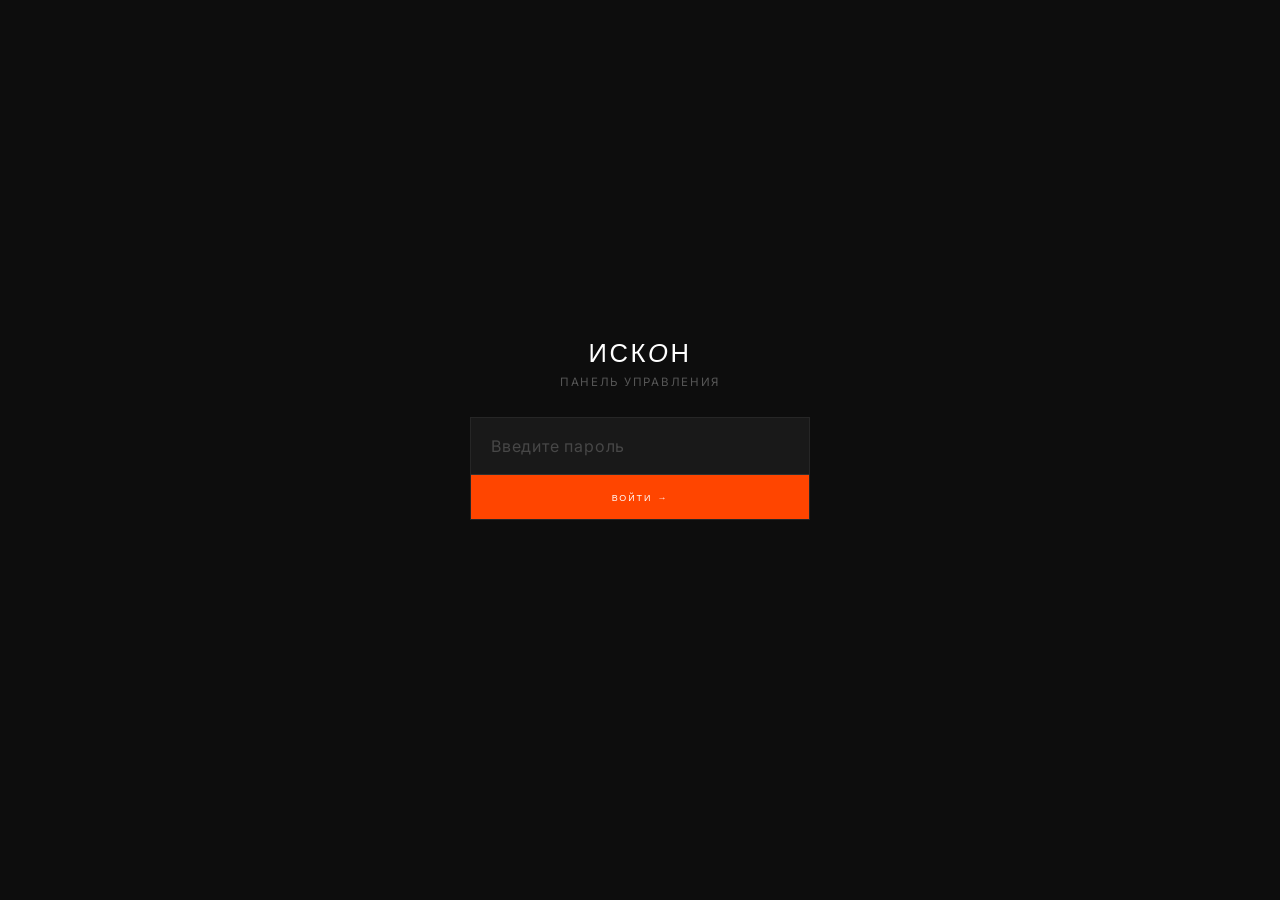
<file: panel.html>
<!DOCTYPE html><!-- v2 -->
<html lang="ru">
<head>
  <meta charset="UTF-8" />
  <meta name="viewport" content="width=device-width, initial-scale=1.0" />
  <title>ИСКОН — Управление сайтом</title>
  <meta name="robots" content="noindex, nofollow" />
  <link href="https://fonts.googleapis.com/css2?family=Michroma&family=Inter:wght@300;400;500&display=swap" rel="stylesheet" />
  <style>
:root{
  --snow:#F5F5F7;--orange:#FF4500;--black:#0D0D0D;--grey:#8E8E93;
  --green:#1D9E75;--red:#CC3333;--bg:#EBEBED;
  --f-head:'Michroma',sans-serif;--f-body:'Inter',sans-serif;
  --ease:cubic-bezier(0.16,1,0.3,1);
  --border:1px solid rgba(142,142,147,0.25);
}
*,*::before,*::after{box-sizing:border-box;margin:0;padding:0}
body{font-family:var(--f-body);background:var(--bg);color:var(--black);-webkit-font-smoothing:antialiased;min-height:100vh}
a{text-decoration:none;color:inherit}
button{cursor:pointer;font-family:inherit}
input,select,textarea{font-family:inherit}
img{display:block;max-width:100%}

/* ── LOGIN ── */
#login-screen{
  display:flex;flex-direction:column;align-items:center;justify-content:center;
  min-height:100vh;gap:28px;padding:24px;background:var(--black);
}
.login-logo{font-family:var(--f-head);font-size:1.6rem;letter-spacing:.1em;color:#fff}
.login-logo span{color:var(--orange)}
.login-sub{font-size:.72rem;color:rgba(255,255,255,.3);letter-spacing:.15em;text-transform:uppercase}
.login-box{width:100%;max-width:340px;display:flex;flex-direction:column;gap:0;border:1px solid rgba(255,255,255,.1)}
.login-box input[type=password]{
  padding:18px 20px;background:rgba(255,255,255,.05);border:none;border-bottom:1px solid rgba(255,255,255,.1);
  color:#fff;font-size:1rem;letter-spacing:.12em;outline:none;
}
.login-box input[type=password]::placeholder{color:rgba(255,255,255,.2);letter-spacing:.05em}
.login-box input[type=password]:focus{background:rgba(255,255,255,.08)}
.login-box button{
  padding:16px;background:var(--orange);color:#fff;border:none;
  font-family:var(--f-head);font-size:.56rem;letter-spacing:.22em;text-transform:uppercase;
  transition:background .2s;
}
.login-box button:hover{background:#e03d00}
.login-err{font-size:.72rem;color:var(--orange);height:20px;text-align:center}
.login-lock{font-size:.68rem;color:rgba(255,69,0,.7);text-align:center;padding:10px 20px;background:rgba(255,69,0,.08);border:1px solid rgba(255,69,0,.2);display:none;max-width:340px;}

/* ── APP ── */
#app{display:none;min-height:100vh;flex-direction:column}
#app.visible{display:flex}

/* HEADER */
.hdr{
  background:var(--black);height:58px;
  display:flex;align-items:center;justify-content:space-between;
  padding:0 24px;border-bottom:1px solid rgba(255,255,255,.07);
  position:sticky;top:0;z-index:100;flex-shrink:0;
}
.hdr-logo{font-family:var(--f-head);font-size:.95rem;letter-spacing:.08em;color:#fff}
.hdr-logo em{color:var(--orange);font-style:normal}
.hdr-sub{font-size:.4rem;letter-spacing:.2em;text-transform:uppercase;color:rgba(255,255,255,.25);margin-top:1px}
.hdr-right{display:flex;align-items:center;gap:10px}
.btn-hdr{
  padding:7px 14px;font-family:var(--f-head);font-size:.46rem;
  letter-spacing:.16em;text-transform:uppercase;border:none;transition:all .2s;cursor:pointer;
}
.btn-orange{background:var(--orange);color:#fff}
.btn-orange:hover{background:#e03d00}
.btn-outline-w{background:transparent;color:rgba(255,255,255,.55);border:1px solid rgba(255,255,255,.18)}
.btn-outline-w:hover{color:#fff;border-color:#fff}

/* BODY */
.app-body{display:flex;flex:1;min-height:0}

/* SIDEBAR */
.sidebar{
  width:210px;flex-shrink:0;background:var(--snow);
  border-right:var(--border);display:flex;flex-direction:column;
}
.sidebar-nav{padding:16px 0;flex:1}
.s-item{
  display:flex;align-items:center;gap:10px;padding:11px 20px;
  font-size:.78rem;color:var(--grey);cursor:pointer;
  border-left:3px solid transparent;transition:all .18s;
}
.s-item:hover{color:var(--black);background:rgba(0,0,0,.03)}
.s-item.active{color:var(--orange);border-left-color:var(--orange);background:rgba(255,69,0,.05)}
.s-icon{font-size:15px;flex-shrink:0;width:20px;text-align:center}
.s-badge{
  margin-left:auto;min-width:18px;height:18px;border-radius:9px;
  background:var(--orange);color:#fff;font-size:.5rem;
  display:flex;align-items:center;justify-content:center;padding:0 4px;
}
.sidebar-footer{padding:16px 20px;border-top:var(--border)}
.sidebar-footer p{font-size:.62rem;color:var(--grey);line-height:1.55}
.sidebar-footer a{color:var(--orange)}

/* CONTENT */
.content{flex:1;overflow-y:auto;padding:24px;background:var(--bg)}

/* PANELS */
.panel{display:none}
.panel.active{display:block}

/* PANEL HEADER */
.pnl-hdr{
  display:flex;align-items:center;justify-content:space-between;
  margin-bottom:20px;flex-wrap:wrap;gap:12px;
}
.pnl-title{font-family:var(--f-head);font-size:.85rem;text-transform:uppercase;letter-spacing:.04em}
.pnl-sub{font-size:.72rem;color:var(--grey);font-weight:300;margin-top:3px}

/* LISTINGS TABLE */
.listings{background:#fff;border:var(--border);overflow:hidden}
.listing-row{
  display:grid;grid-template-columns:80px 1fr 140px 120px;
  align-items:center;border-bottom:var(--border);transition:background .15s;
}
.listing-row:last-child{border-bottom:none}
.listing-row:hover{background:rgba(255,69,0,.02)}
.listing-photo{width:80px;height:60px;overflow:hidden;background:#e8e8ea;flex-shrink:0}
.listing-photo img{width:100%;height:100%;object-fit:cover}
.listing-ph{width:100%;height:100%;display:flex;align-items:center;justify-content:center;color:#ccc}
.listing-info{padding:10px 14px}
.listing-title{font-family:var(--f-head);font-size:.65rem;text-transform:uppercase;color:var(--black)}
.listing-meta{font-size:.65rem;color:var(--grey);font-weight:300;margin-top:3px;line-height:1.4}
.listing-price{font-family:var(--f-head);font-size:.82rem;color:var(--black);margin-top:4px}
.listing-status{padding:0 14px;display:flex;align-items:center;justify-content:center}
.listing-actions{padding:0 14px;display:flex;gap:6px;justify-content:flex-end}

.pill{display:inline-block;padding:3px 10px;font-family:var(--f-head);font-size:.38rem;letter-spacing:.14em;text-transform:uppercase}
.pill-sale{background:var(--orange);color:#fff}
.pill-reserved{border:1px solid var(--grey);color:var(--grey)}
.pill-sold{background:var(--black);color:#fff}
.pill-hidden{background:#e0e0e2;color:#999}

.btn-act{
  padding:6px 10px;font-family:var(--f-head);font-size:.42rem;
  letter-spacing:.14em;text-transform:uppercase;border:none;transition:all .2s;
}
.btn-edit{background:rgba(0,0,0,.07);color:var(--black)}
.btn-edit:hover{background:var(--black);color:#fff}
.btn-toggle-vis{background:rgba(0,0,0,.07);color:var(--black)}
.btn-toggle-vis.hidden-on{background:rgba(255,69,0,.1);color:var(--orange)}
.btn-toggle-vis:hover{background:var(--orange);color:#fff}
.btn-del{background:transparent;color:#ff6b6b;border:1px solid rgba(255,107,107,.3)}
.btn-del:hover{background:#ff6b6b;color:#fff}

/* FORM CARD */
.form-card{background:#fff;border:var(--border)}
.form-sec{padding:20px 24px;border-bottom:var(--border)}
.form-sec:last-child{border-bottom:none}
.form-sec-ttl{
  font-family:var(--f-head);font-size:.5rem;letter-spacing:.22em;
  text-transform:uppercase;color:var(--orange);margin-bottom:14px;
}
.fg{display:grid;grid-template-columns:1fr 1fr;gap:12px}
.fg3{display:grid;grid-template-columns:1fr 1fr 1fr;gap:12px}
.fg-full{grid-column:1/-1}
.field{display:flex;flex-direction:column;gap:5px}
.field label{font-family:var(--f-head);font-size:.44rem;letter-spacing:.2em;text-transform:uppercase;color:var(--grey)}
.field input,.field select,.field textarea{
  padding:10px 12px;border:var(--border);background:var(--snow);
  font-size:.88rem;color:var(--black);outline:none;transition:border-color .2s;resize:vertical;
}
.field input:focus,.field select:focus,.field textarea:focus{border-color:var(--black)}
.hint{font-size:.62rem;color:var(--grey);font-weight:300;line-height:1.4}

/* PHOTO UPLOAD */
.photo-drop{
  border:2px dashed rgba(142,142,147,.35);padding:24px;
  text-align:center;cursor:pointer;transition:all .2s;background:var(--snow);
  position:relative;
}
.photo-drop:hover,.photo-drop.drag-over{border-color:var(--orange);background:rgba(255,69,0,.03)}
.photo-drop input{display:none}
.photo-drop-txt{font-family:var(--f-head);font-size:.5rem;letter-spacing:.18em;text-transform:uppercase;color:var(--grey)}
.photo-drop-sub{font-size:.65rem;color:var(--grey);font-weight:300;margin-top:6px}
.photo-upload-progress{
  display:none;margin-top:10px;
  font-size:.68rem;color:var(--orange);font-weight:300;
}

.photo-previews{display:flex;gap:8px;flex-wrap:wrap;margin-top:12px}
.preview-thumb{
  position:relative;width:80px;height:64px;
  border:var(--border);overflow:hidden;flex-shrink:0;
}
.preview-thumb img{width:100%;height:100%;object-fit:cover;display:block}
.preview-thumb-rm{
  position:absolute;top:2px;right:2px;width:18px;height:18px;
  background:rgba(13,13,13,.75);color:#fff;border:none;cursor:pointer;
  font-size:11px;display:flex;align-items:center;justify-content:center;
  line-height:1;
}
.preview-thumb.main-photo::before{
  content:'ГЛАВНОЕ';position:absolute;bottom:0;left:0;right:0;
  background:rgba(255,69,0,.8);color:#fff;font-family:var(--f-head);
  font-size:.3rem;letter-spacing:.1em;text-align:center;padding:2px;
}

/* IMGBB STATUS */
.imgbb-status{
  margin-top:8px;padding:8px 12px;font-size:.68rem;font-weight:300;display:none;
}
.imgbb-status.ok{background:rgba(29,158,117,.1);color:#0F6E56;display:block}
.imgbb-status.err{background:rgba(204,51,51,.1);color:var(--red);display:block}
.imgbb-status.uploading{background:rgba(255,69,0,.08);color:var(--orange);display:block}

/* SETTINGS */
.sg{display:grid;grid-template-columns:1fr 1fr;gap:12px}
.info-box{
  padding:14px 16px;background:rgba(29,158,117,.07);
  border:1px solid rgba(29,158,117,.2);margin-bottom:16px;
}
.info-box p{font-size:.75rem;font-weight:300;color:#0a5940;line-height:1.6}
.info-box strong{font-weight:500}
.warn-box{
  padding:14px 16px;background:rgba(255,69,0,.07);
  border:1px solid rgba(255,69,0,.2);margin-bottom:16px;
}
.warn-box p{font-size:.75rem;font-weight:300;color:#7a2000;line-height:1.6}

/* DEPLOY BUTTON */
.deploy-bar{
  display:flex;align-items:center;justify-content:space-between;
  gap:12px;flex-wrap:wrap;
  padding:14px 18px;background:rgba(29,158,117,.08);border:1px solid rgba(29,158,117,.25);
  margin-bottom:20px;
}
.deploy-bar-txt{font-size:.78rem;font-weight:300;color:#0F6E56;line-height:1.5}
.btn-deploy{
  padding:10px 22px;background:var(--green);color:#fff;border:none;
  font-family:var(--f-head);font-size:.5rem;letter-spacing:.18em;text-transform:uppercase;
  transition:background .2s;white-space:nowrap;
}
.btn-deploy:hover{background:#158a63}
.btn-deploy:disabled{background:#aaa;cursor:not-allowed}

/* PENDING BANNER */
#pending-banner{
  display:none;
  background:#FF4500;color:#fff;
  padding:10px 24px;
  align-items:center;justify-content:space-between;gap:12px;flex-wrap:wrap;
  position:sticky;top:58px;z-index:99;
  animation:banner-pulse 2s ease-in-out infinite;
}
#pending-banner.show{display:flex}
#pending-banner p{font-family:var(--f-head);font-size:.48rem;letter-spacing:.18em;text-transform:uppercase}
#pending-banner button{
  padding:7px 18px;background:#fff;color:var(--orange);border:none;
  font-family:var(--f-head);font-size:.46rem;letter-spacing:.16em;text-transform:uppercase;
  cursor:pointer;white-space:nowrap;transition:opacity .2s;
}
#pending-banner button:hover{opacity:.85}
@keyframes banner-pulse{
  0%,100%{background:#FF4500}
  50%{background:#cc3700}
}

/* TOAST */
.toast{
  position:fixed;bottom:24px;right:24px;z-index:999;
  padding:14px 22px;background:var(--black);color:#fff;
  font-family:var(--f-head);font-size:.5rem;letter-spacing:.15em;text-transform:uppercase;
  opacity:0;transition:opacity .3s;pointer-events:none;max-width:340px;line-height:1.5;
}
.toast.show{opacity:1}
.toast.green{background:var(--green)}
.toast.red{background:var(--red)}
.toast.orange{background:var(--orange)}

/* EMPTY STATE */
.empty{padding:60px 20px;text-align:center;color:var(--grey);font-size:.82rem;font-weight:300}

/* SEO TABS */
.seo-tabs{display:flex;gap:0;border-bottom:var(--border);margin-bottom:20px;background:#fff;overflow-x:auto;}
.seo-tab{
  padding:11px 22px;border:none;background:transparent;cursor:pointer;
  font-family:var(--f-head);font-size:.46rem;letter-spacing:.18em;text-transform:uppercase;
  color:var(--grey);border-bottom:2px solid transparent;margin-bottom:-1px;
  white-space:nowrap;transition:all .18s;
}
.seo-tab:hover{color:var(--black);}
.seo-tab.active{color:var(--orange);border-bottom-color:var(--orange);}
.seo-char{font-size:.62rem;font-weight:300;color:var(--grey);text-align:right;margin-top:3px;}
.seo-char.warn{color:#cc7700;}
.seo-char.bad{color:var(--red);}
.seo-preview{
  padding:14px 16px;background:#f0f0f2;border:1px solid #ddd;margin-top:12px;
}
.seo-preview__url{font-size:.65rem;color:#1a6c37;font-weight:300;margin-bottom:3px;}
.seo-preview__title{font-size:.9rem;color:#1a0dab;font-weight:400;line-height:1.3;margin-bottom:3px;}
.seo-preview__desc{font-size:.72rem;color:#545454;font-weight:300;line-height:1.5;}

/* PRIVACY EDITOR */
.prv-editor{
  width:100%;min-height:480px;padding:16px;border:var(--border);
  font-family:var(--f-body);font-size:.85rem;line-height:1.9;color:var(--black);
  background:#fff;resize:vertical;outline:none;white-space:pre-wrap;
}
.prv-editor:focus{border-color:var(--black);}

/* PASS CHANGE */
.pw-change-row{display:flex;gap:8px;align-items:flex-end;flex-wrap:wrap}

@media(max-width:640px){
  .sidebar{display:none}
  .fg,.fg3,.sg{grid-template-columns:1fr}
  .listing-row{grid-template-columns:64px 1fr}
  .listing-status,.listing-actions{display:none}
}
  </style>
</head>
<body>

<!-- ── LOGIN ── -->
<div id="login-screen">
  <div style="text-align:center">
    <div class="login-logo">ИСК<em>О</em>Н</div>
    <div class="login-sub" style="margin-top:6px;">Панель управления</div>
  </div>
  <form id="login-form" class="login-box" onsubmit="handleLogin(event)">
    <input id="pw-input" type="password" placeholder="Введите пароль" autocomplete="current-password" />
    <button type="submit">Войти →</button>
  </form>
  <div id="login-err" class="login-err"></div>
  <div id="login-lock" class="login-lock">Слишком много попыток. Подождите <span id="lock-timer">5:00</span>.</div>
</div>

<!-- ── APP ── -->
<div id="app">
  <header class="hdr">
    <div>
      <div class="hdr-logo">ИСК<em>О</em>Н</div>
      <div class="hdr-sub">Панель управления</div>
    </div>
    <div class="hdr-right">
      <a href="index.html" target="_blank" class="btn-hdr btn-outline-w">↗ Сайт</a>
      <button class="btn-hdr btn-orange" id="global-deploy-btn" onclick="deployToGitHub()">⬆ Опубликовать</button>
      <button class="btn-hdr btn-outline-w" onclick="doLogout()">Выйти</button>
    </div>
  </header>
  <!-- Баннер: есть несохранённые изменения -->
  <div id="pending-banner">
    <p>⚠ Есть изменения, не опубликованные на сайте</p>
    <button onclick="deployToGitHub()">⬆ Опубликовать сейчас</button>
  </div>

  <div class="app-body">
    <div class="sidebar">
      <div class="sidebar-nav">
        <div class="s-item active" onclick="showPanel('listings')">
          <span class="s-icon">🏠</span> Объявления
          <span class="s-badge" id="badge-listings">0</span>
        </div>
        <div class="s-item" onclick="showPanel('add-listing')">
          <span class="s-icon">➕</span> Добавить объявление
        </div>
        <div class="s-item" onclick="showPanel('projects')">
          <span class="s-icon">📸</span> Реализованные проекты
          <span class="s-badge" id="badge-projects">0</span>
        </div>
        <div class="s-item" onclick="showPanel('add-project')">
          <span class="s-icon">➕</span> Добавить проект
        </div>
        <div class="s-item" onclick="showPanel('lands')">
          <span class="s-icon">🌿</span> Участки
          <span class="s-badge" id="badge-lands">0</span>
        </div>
        <div class="s-item" onclick="showPanel('add-land')">
          <span class="s-icon">➕</span> Добавить участок
        </div>
        <div class="s-item" onclick="showPanel('services')">
          <span class="s-icon">🛠️</span> Страница услуг
        </div>
        <div class="s-item" onclick="showPanel('seo')">
          <span class="s-icon">🔍</span> SEO / Мета-теги
        </div>
        <div class="s-item" onclick="showPanel('privacy')">
          <span class="s-icon">📋</span> Политика конф.
        </div>
        <div class="s-item" onclick="showPanel('settings')">
          <span class="s-icon">⚙️</span> Настройки
        </div>
        <div class="s-item" onclick="showPanel('export')">
          <span class="s-icon">📂</span> Экспорт
        </div>
      </div>
      <div class="sidebar-footer">
        <p>Вопросы? <a href="mailto:info@iskon.pro">info@iskon.pro</a></p>
      </div>
    </div>

    <div class="content">

      <!-- ── LISTINGS ── -->
      <div class="panel active" id="panel-listings">
        <div class="pnl-hdr">
          <div>
            <div class="pnl-title">Объявления о продаже</div>
            <div class="pnl-sub">Все дома в каталоге. Скрытые — не видны покупателям.</div>
          </div>
          <button class="btn-hdr btn-orange" onclick="openAddListing()">+ Добавить</button>
        </div>
        <div class="listings" id="listings-table"></div>
      </div>

      <!-- ── ADD / EDIT LISTING ── -->
      <div class="panel" id="panel-add-listing">
        <div class="pnl-hdr">
          <div>
            <div class="pnl-title" id="listing-form-title">Добавить объявление</div>
            <div class="pnl-sub">Заполните данные. Фото загружаются прямо здесь.</div>
          </div>
          <div style="display:flex;gap:8px;">
            <button class="btn-hdr btn-outline-w" style="color:var(--grey);border-color:rgba(0,0,0,.2);" onclick="showPanel('listings')">← Назад</button>
            <button class="btn-hdr btn-orange" onclick="saveListing()">Сохранить</button>
          </div>
        </div>
        <div class="form-card">

          <div class="form-sec">
            <div class="form-sec-ttl">Основная информация</div>
            <div class="fg">
              <div class="field"><label>Название *</label><input id="lf-title" type="text" placeholder="Кирпич A1-140" /></div>
              <div class="field"><label>Серия</label><input id="lf-series" type="text" placeholder="Серия КИРПИЧ" /></div>
              <div class="field">
                <label>Статус *</label>
                <select id="lf-status">
                  <option value="sale">В продаже</option>
                  <option value="reserved">Резерв</option>
                  <option value="sold">Продан</option>
                </select>
              </div>
              <div class="field"><label>Цена (₽) *</label><input id="lf-price" type="number" placeholder="6200000" /></div>
              <div class="field">
                <label>Видимость</label>
                <select id="lf-visible">
                  <option value="1">Показывать на сайте</option>
                  <option value="0">Скрыть</option>
                </select>
              </div>
            </div>
          </div>

          <div class="form-sec">
            <div class="form-sec-ttl">Характеристики</div>
            <div class="fg3">
              <div class="field"><label>Площадь м² *</label><input id="lf-area" type="number" placeholder="140" /></div>
              <div class="field"><label>Этажей</label><input id="lf-floors" type="number" value="1" /></div>
              <div class="field"><label>Комнат</label><input id="lf-rooms" type="number" value="3" /></div>
              <div class="field"><label>Санузлов</label><input id="lf-bathrooms" type="number" value="1" /></div>
              <div class="field"><label>Срок стр-ва (мес)</label><input id="lf-buildtime" type="number" placeholder="6" /></div>
              <div class="field"><label>Площадь участка (сот)</label><input id="lf-landarea" type="number" placeholder="8" /></div>
            </div>
            <div style="margin-top:10px;">
              <label style="display:flex;align-items:center;gap:8px;cursor:pointer;font-size:.78rem;">
                <input type="checkbox" id="lf-readytomove" style="width:16px;height:16px;accent-color:var(--green);" />
                <span>Дом сдан / готов к заселению (вместо срока строительства)</span>
              </label>
            </div>
            <div class="fg" style="margin-top:12px;">
              <div class="field">
                <label>Материал *</label>
                <select id="lf-technology">
                  <option>Кирпич</option><option>Газоблок</option>
                  <option>Отсевной блок</option><option>Монолит</option><option>SIP-панель</option>
                </select>
              </div>
              <div class="field"><label>Срок сдачи</label><input id="lf-completion" type="text" placeholder="2025-Q3" /></div>
            </div>
          </div>

          <div class="form-sec">
            <div class="form-sec-ttl">Адрес</div>
            <div class="field fg-full">
              <label>Адрес объекта *</label>
              <input id="lf-address" type="text" placeholder="Краснодарский край, Динской р-н, ст. Динская" />
            </div>
            <div class="fg" style="margin-top:12px;">
              <div class="field"><label>Широта</label><input id="lf-lat" type="number" step="0.0001" placeholder="45.1834" /></div>
              <div class="field"><label>Долгота</label><input id="lf-lng" type="number" step="0.0001" placeholder="39.2069" /></div>
            </div>
          </div>

          <div class="form-sec">
            <div class="form-sec-ttl">Формы оплаты</div>
            <div style="display:flex;flex-wrap:wrap;gap:14px 28px;margin-top:6px;">
              <label style="display:flex;align-items:center;gap:7px;cursor:pointer;font-size:.78rem;"><input type="checkbox" id="lf-pay-family" style="accent-color:var(--orange);" /> Семейная ипотека</label>
              <label style="display:flex;align-items:center;gap:7px;cursor:pointer;font-size:.78rem;"><input type="checkbox" id="lf-pay-standard" style="accent-color:var(--orange);" /> Стандартная ипотека</label>
              <label style="display:flex;align-items:center;gap:7px;cursor:pointer;font-size:.78rem;"><input type="checkbox" id="lf-pay-military" style="accent-color:var(--orange);" /> Военная ипотека</label>
              <label style="display:flex;align-items:center;gap:7px;cursor:pointer;font-size:.78rem;"><input type="checkbox" id="lf-pay-cash" style="accent-color:var(--orange);" /> Наличный расчёт</label>
              <label style="display:flex;align-items:center;gap:7px;cursor:pointer;font-size:.78rem;"><input type="checkbox" id="lf-pay-it" style="accent-color:var(--orange);" /> IT ипотека</label>
            </div>
          </div>

          <div class="form-sec">
            <div class="form-sec-ttl">Описание</div>
            <div class="field">
              <label>Текст описания</label>
              <textarea id="lf-description" rows="4" placeholder="Двухэтажный кирпичный дом..."></textarea>
            </div>
            <div class="field" style="margin-top:12px;">
              <label>Особенности (каждая с новой строки)</label>
              <textarea id="lf-features" rows="4" placeholder="Лицевой кирпич М200&#10;Вальмовая кровля&#10;Ленточный фундамент"></textarea>
            </div>
          </div>

          <div class="form-sec">
            <div class="form-sec-ttl">Фотографии</div>
            <div class="info-box" id="gh-photo-hint">
              <p><strong>Фото загружаются прямо в GitHub-репозиторий</strong> — Netlify автоматически публикует их на сайте.<br />
              Для работы нужен GitHub-токен в разделе <strong>Настройки</strong>.</p>
            </div>

            <div class="photo-drop" id="listing-photo-drop" onclick="document.getElementById('listing-photo-input').click()">
              <input type="file" id="listing-photo-input" accept="image/*" multiple />
              <div class="photo-drop-txt">Перетащите фото сюда или нажмите</div>
              <div class="photo-drop-sub">JPG, PNG, WEBP · Фото сразу загрузятся в репозиторий</div>
            </div>
            <div class="imgbb-status" id="listing-imgbb-status"></div>
            <div class="photo-previews" id="listing-photo-previews"></div>

            <div style="margin-top:16px;">
              <div class="field">
                <label>Или вставьте URL главного фото вручную</label>
                <input id="lf-mainphoto" type="text" placeholder="https://... или images/homes/dom-001/main.jpg" />
              </div>
              <div class="field" style="margin-top:10px;">
                <label>Все URL фото (каждый с новой строки)</label>
                <textarea id="lf-photos" rows="3" placeholder="https://...&#10;https://..."></textarea>
              </div>
            </div>
          </div>

          <input type="hidden" id="lf-id" />
        </div>
      </div>

      <!-- ── PROJECTS ── -->
      <div class="panel" id="panel-projects">
        <div class="pnl-hdr">
          <div>
            <div class="pnl-title">Реализованные проекты</div>
            <div class="pnl-sub">Фото завершённых объектов на странице «Услуги».</div>
          </div>
          <button class="btn-hdr btn-orange" onclick="openAddProject()">+ Добавить проект</button>
        </div>
        <div class="listings" id="projects-table"></div>
      </div>

      <!-- ── ADD / EDIT PROJECT ── -->
      <div class="panel" id="panel-add-project">
        <div class="pnl-hdr">
          <div>
            <div class="pnl-title" id="project-form-title">Добавить проект</div>
            <div class="pnl-sub">Реализованный объект для галереи</div>
          </div>
          <div style="display:flex;gap:8px;">
            <button class="btn-hdr btn-outline-w" style="color:var(--grey);border-color:rgba(0,0,0,.2);" onclick="showPanel('projects')">← Назад</button>
            <button class="btn-hdr btn-orange" onclick="saveProject()">Сохранить</button>
          </div>
        </div>
        <div class="form-card">
          <div class="form-sec">
            <div class="form-sec-ttl">Название</div>
            <div class="field">
              <label>Название *</label>
              <input id="pf-title" type="text" placeholder="Кирпичный дом 140 м²" />
            </div>
            <div class="field" style="margin-top:12px;">
              <label>Видимость</label>
              <select id="pf-visible">
                <option value="1">Показывать</option>
                <option value="0">Скрыть</option>
              </select>
            </div>
          </div>
          <div class="form-sec">
            <div class="form-sec-ttl">Фотографии проекта</div>
            <div class="info-box">
              <p><strong>Фото загружаются прямо в GitHub-репозиторий.</strong><br />
              Первое фото станет главным. Для работы нужен GitHub-токен в разделе <strong>Настройки</strong>.</p>
            </div>
            <div class="photo-drop" id="project-photo-drop" onclick="document.getElementById('project-photo-input').click()">
              <input type="file" id="project-photo-input" accept="image/*" multiple />
              <div class="photo-drop-txt">Перетащите фото сюда или нажмите</div>
              <div class="photo-drop-sub">JPG, PNG, WEBP · загружается в GitHub</div>
            </div>
            <div class="imgbb-status" id="project-imgbb-status"></div>
            <div class="photo-previews" id="project-photo-previews"></div>
          </div>
          <input type="hidden" id="pf-id" />
        </div>
      </div>

      <!-- ── LANDS ── -->
      <div class="panel" id="panel-lands">
        <div class="pnl-hdr">
          <div>
            <div class="pnl-title">Земельные участки</div>
            <div class="pnl-sub">Участки на продажу в каталоге. Скрытые — не видны покупателям.</div>
          </div>
          <button class="btn-hdr btn-orange" onclick="openAddLand()">+ Добавить участок</button>
        </div>
        <div class="listings" id="lands-table"></div>
      </div>

      <!-- ── ADD / EDIT LAND ── -->
      <div class="panel" id="panel-add-land">
        <div class="pnl-hdr">
          <div>
            <div class="pnl-title" id="land-form-title">Добавить участок</div>
            <div class="pnl-sub">Земельный участок на продажу</div>
          </div>
          <div style="display:flex;gap:8px;">
            <button class="btn-hdr btn-outline-w" style="color:var(--grey);border-color:rgba(0,0,0,.2);" onclick="showPanel('lands')">← Назад</button>
            <button class="btn-hdr btn-orange" onclick="saveLand()">Сохранить</button>
          </div>
        </div>
        <div class="form-card">

          <div class="form-sec">
            <div class="form-sec-ttl">Основная информация</div>
            <div class="fg">
              <div class="field"><label>Название *</label><input id="llf-title" type="text" placeholder="Участок 12 соток в Динской" /></div>
              <div class="field">
                <label>Статус *</label>
                <select id="llf-status">
                  <option value="sale">В продаже</option>
                  <option value="reserved">Резерв</option>
                  <option value="sold">Продан</option>
                </select>
              </div>
              <div class="field"><label>Цена (₽) *</label><input id="llf-price" type="number" placeholder="1500000" /></div>
              <div class="field">
                <label>Видимость</label>
                <select id="llf-visible">
                  <option value="1">Показывать на сайте</option>
                  <option value="0">Скрыть</option>
                </select>
              </div>
            </div>
          </div>

          <div class="form-sec">
            <div class="form-sec-ttl">Характеристики участка</div>
            <div class="fg">
              <div class="field"><label>Площадь (соток) *</label><input id="llf-area" type="number" placeholder="12" /></div>
              <div class="field">
                <label>Категория</label>
                <select id="llf-category">
                  <option value="ИЖС">ИЖС</option>
                  <option value="СНТ">СНТ</option>
                  <option value="ЛПХ">ЛПХ</option>
                  <option value="КФХ">КФХ</option>
                  <option value="Не указана">Не указана</option>
                </select>
              </div>
            </div>
            <div style="margin-top:14px;">
              <div class="form-sec-ttl" style="margin-bottom:10px;">Коммуникации</div>
              <div style="display:flex;flex-wrap:wrap;gap:14px 28px;">
                <label style="display:flex;align-items:center;gap:7px;cursor:pointer;font-size:.78rem;"><input type="checkbox" id="llf-comm-gas" style="accent-color:var(--orange);" /> Газ</label>
                <label style="display:flex;align-items:center;gap:7px;cursor:pointer;font-size:.78rem;"><input type="checkbox" id="llf-comm-power" style="accent-color:var(--orange);" /> Электричество</label>
                <label style="display:flex;align-items:center;gap:7px;cursor:pointer;font-size:.78rem;"><input type="checkbox" id="llf-comm-water" style="accent-color:var(--orange);" /> Водоснабжение</label>
                <label style="display:flex;align-items:center;gap:7px;cursor:pointer;font-size:.78rem;"><input type="checkbox" id="llf-comm-sewage" style="accent-color:var(--orange);" /> Канализация</label>
                <label style="display:flex;align-items:center;gap:7px;cursor:pointer;font-size:.78rem;"><input type="checkbox" id="llf-comm-road" style="accent-color:var(--orange);" /> Дорога</label>
              </div>
            </div>
          </div>

          <div class="form-sec">
            <div class="form-sec-ttl">Адрес</div>
            <div class="field fg-full">
              <label>Адрес объекта *</label>
              <input id="llf-address" type="text" placeholder="Краснодарский край, Динской р-н, ст. Динская" />
            </div>
            <div class="fg" style="margin-top:12px;">
              <div class="field"><label>Широта</label><input id="llf-lat" type="number" step="0.0001" placeholder="45.1834" /></div>
              <div class="field"><label>Долгота</label><input id="llf-lng" type="number" step="0.0001" placeholder="39.2069" /></div>
            </div>
          </div>

          <div class="form-sec">
            <div class="form-sec-ttl">Описание</div>
            <div class="field">
              <label>Текст описания</label>
              <textarea id="llf-description" rows="4" placeholder="Ровный участок с хорошим подъездом, в тихом районе..."></textarea>
            </div>
          </div>

          <div class="form-sec">
            <div class="form-sec-ttl">Фотографии</div>
            <div class="info-box">
              <p><strong>Фото загружаются прямо в GitHub-репозиторий.</strong><br />
              Первое фото станет главным. Для работы нужен GitHub-токен в разделе <strong>Настройки</strong>.</p>
            </div>
            <div class="photo-drop" id="land-photo-drop" onclick="document.getElementById('land-photo-input').click()">
              <input type="file" id="land-photo-input" accept="image/*" multiple />
              <div class="photo-drop-txt">Перетащите фото сюда или нажмите</div>
              <div class="photo-drop-sub">JPG, PNG, WEBP · загружается в GitHub</div>
            </div>
            <div class="imgbb-status" id="land-imgbb-status"></div>
            <div class="photo-previews" id="land-photo-previews"></div>
          </div>

          <input type="hidden" id="llf-id" />
        </div>
      </div>

      <!-- ── SERVICES ── -->
      <div class="panel" id="panel-services">
        <div class="pnl-hdr">
          <div>
            <div class="pnl-title">Страница услуг — Этапы</div>
            <div class="pnl-sub">Фотографии к каждому из 5 этапов строительства. После загрузки фото сохраняется автоматически.</div>
          </div>
          <button class="btn-hdr btn-orange" onclick="saveServicesPhotos()">💾 Сохранить URL</button>
        </div>
        <div id="services-stages-list" class="form-card"></div>
      </div>

      <!-- ── SEO ── -->
      <div class="panel" id="panel-seo">
        <div class="pnl-hdr">
          <div>
            <div class="pnl-title">SEO / Мета-теги</div>
            <div class="pnl-sub">Заголовок, описание и ключевые слова для каждой страницы сайта</div>
          </div>
          <button class="btn-hdr btn-orange" onclick="saveSeo()">⬆ Сохранить и применить</button>
        </div>

        <div class="info-box" style="margin-bottom:16px;">
          <p><strong>Как работает:</strong> при нажатии «Сохранить» мета-теги записываются прямо в HTML-файлы на GitHub. Поисковики увидят изменения при следующем обходе сайта.<br />
          Нужен GitHub-токен в разделе <strong>Настройки</strong>.</p>
        </div>

        <div class="seo-tabs" id="seo-tabs">
          <button class="seo-tab active" onclick="switchSeoTab('index',this)">🏠 Главная</button>
          <button class="seo-tab" onclick="switchSeoTab('catalog',this)">🏘 Каталог</button>
          <button class="seo-tab" onclick="switchSeoTab('lands',this)">🌿 Участки</button>
          <button class="seo-tab" onclick="switchSeoTab('offer-land',this)">📋 Предложить</button>
          <button class="seo-tab" onclick="switchSeoTab('services',this)">🛠 Услуги</button>
        </div>

        <div class="form-card" id="seo-form"></div>
        <div id="seo-status" style="margin-top:12px;font-size:.72rem;font-weight:300;color:var(--grey);"></div>
      </div>

      <!-- ── PRIVACY ── -->
      <div class="panel" id="panel-privacy">
        <div class="pnl-hdr">
          <div>
            <div class="pnl-title">Политика конфиденциальности</div>
            <div class="pnl-sub">Просто вставьте текст — переносы строк сохранятся на сайте</div>
          </div>
          <button class="btn-hdr btn-orange" onclick="savePrivacy()">⬆ Сохранить и опубликовать</button>
        </div>

        <div class="form-card" style="margin-bottom:14px;">
          <div class="form-sec">
            <div class="form-sec-ttl">Дата последнего обновления</div>
            <div class="field" style="max-width:260px;">
              <input id="prv-date" type="text" placeholder="01 января 2026 г." />
            </div>
          </div>
        </div>

        <div class="form-card">
          <div class="form-sec">
            <div class="form-sec-ttl">Текст политики</div>
            <div class="hint" style="margin-bottom:12px;">
              Вставьте обычный текст — пустая строка между абзацами создаёт новый абзац, одиночный перенос строки отображается как перенос. Никакие теги не нужны.
            </div>
            <textarea class="prv-editor" id="prv-text" placeholder="1. Общие положения

Настоящая Политика...

2. Цели обработки..."></textarea>
          </div>
        </div>

      </div>

      <!-- ── SETTINGS ── -->
      <div class="panel" id="panel-settings">
        <div class="pnl-hdr">
          <div><div class="pnl-title">Настройки</div></div>
          <button class="btn-hdr btn-orange" onclick="saveSettings()">Сохранить</button>
        </div>

        <div class="form-card" style="margin-bottom:16px;">
          <div class="form-sec">
            <div class="form-sec-ttl">🔒 Безопасность — смена пароля</div>
            <div class="warn-box"><p>Пароль хранится в зашифрованном виде (SHA-256). Никто не может его увидеть в коде страницы.</p></div>
            <div class="fg">
              <div class="field"><label>Новый пароль</label><input id="s-newpw" type="password" placeholder="Введите новый пароль" /></div>
              <div class="field"><label>Повторите пароль</label><input id="s-confirmpw" type="password" placeholder="Повторите пароль" /></div>
            </div>
            <button class="btn-hdr btn-orange" style="margin-top:12px;" onclick="changePassword()">Изменить пароль</button>
          </div>
        </div>

        <div class="form-card" style="margin-bottom:16px;">
          <div class="form-sec">
            <div class="form-sec-ttl">🚀 GitHub — авто-публикация</div>
            <div class="info-box">
              <p><strong>Как работает:</strong> При нажатии «Опубликовать» данные автоматически обновляются в вашем GitHub-репозитории, и через ~60 секунд сайт обновляется.<br />
              Токен: <a href="https://github.com/settings/tokens/new?scopes=repo" target="_blank" style="color:var(--green);">github.com/settings/tokens</a> → New token → выберите scope <code>repo</code>.</p>
            </div>
            <div class="sg">
              <div class="field"><label>GitHub Username</label><input id="s-gh-user" type="text" placeholder="crushndv" /></div>
              <div class="field"><label>Репозиторий</label><input id="s-gh-repo" type="text" placeholder="iskon-site" /></div>
              <div class="field fg-full"><label>Personal Access Token</label><input id="s-gh-token" type="password" placeholder="ghp_xxxxxxxxxxxxxxxxxxxx" /><span class="hint">Хранится только в вашем браузере</span></div>
            </div>
            <button class="btn-hdr btn-orange" style="margin-top:12px;" onclick="testGitHubConnection()">Проверить подключение</button>
            <span id="gh-test-status" style="margin-left:12px;font-size:.72rem;color:var(--grey);"></span>
          </div>
        </div>

        <div class="form-card">
          <div class="form-sec">
            <div class="form-sec-ttl">📞 Контакты сайта</div>
            <div class="sg">
              <div class="field"><label>Телефон</label><input id="s-phone" type="tel" placeholder="8 918 126 99 96" /></div>
              <div class="field"><label>Email</label><input id="s-email" type="email" placeholder="info@iskon.pro" /></div>
              <div class="field"><label>WhatsApp (без +)</label><input id="s-whatsapp" type="text" placeholder="79181269996" /></div>
              <div class="field"><label>Telegram</label><input id="s-telegram" type="text" placeholder="@iskon_pro" /></div>
              <div class="field fg-full"><label>Адрес офиса</label><input id="s-address" type="text" placeholder="г. Краснодар, ул. Примерная, д. 1" /></div>
            </div>
          </div>
        </div>
      </div>

      <!-- ── EXPORT ── -->
      <div class="panel" id="panel-export">
        <div class="pnl-hdr">
          <div><div class="pnl-title">Экспорт данных</div><div class="pnl-sub">Скачайте JSON и загрузите на GitHub вручную</div></div>
        </div>
        <div class="deploy-bar">
          <div class="deploy-bar-txt"><strong>Рекомендуем:</strong> настройте GitHub в разделе «Настройки» и нажимайте «Опубликовать» — всё обновится автоматически.</div>
          <button class="btn-deploy" onclick="deployToGitHub()">⬆ Опубликовать сейчас</button>
        </div>
        <div class="form-card">
          <div class="form-sec">
            <div class="form-sec-ttl">Скачать файлы вручную</div>
            <div style="display:flex;flex-direction:column;gap:10px;max-width:320px;">
              <button class="btn-hdr btn-orange" style="text-align:left;padding:12px 18px;" onclick="downloadJSON(homes,'homes.json')">⬇ homes.json (объявления)</button>
              <button class="btn-hdr btn-orange" style="text-align:left;padding:12px 18px;" onclick="downloadJSON(projects,'projects.json')">⬇ projects.json (проекты)</button>
              <button class="btn-hdr btn-orange" style="text-align:left;padding:12px 18px;" onclick="downloadJSON(lands,'lands.json')">⬇ lands.json (участки)</button>
            </div>
            <div style="margin-top:20px;border:var(--border);padding:16px;">
              <div class="form-sec-ttl" style="margin-bottom:10px;">Инструкция</div>
              <ol style="font-size:.75rem;font-weight:300;color:var(--grey);line-height:2.1;padding-left:18px;">
                <li>Скачайте файл кнопкой выше</li>
                <li>Откройте <strong>github.com</strong> → ваш репозиторий → папка <strong>data/</strong></li>
                <li>Нажмите на файл → карандаш ✏️</li>
                <li>Выделите всё (Cmd+A) → вставьте содержимое нового файла</li>
                <li>Нажмите <strong>Commit changes</strong></li>
                <li>Через ~60 сек сайт обновится</li>
              </ol>
            </div>
          </div>
        </div>
      </div>

    </div><!-- /content -->
  </div><!-- /app-body -->
</div><!-- /app -->

<div class="toast" id="toast"></div>

<script>
// ── SECURITY ──────────────────────────────────────────────────────
// Password is stored as SHA-256 hash — plaintext never visible in source
let PASS_HASH = localStorage.getItem('adv_pw_hash') || '5d89bf993bde7cb2bef3ba81fb44aa0dd3f661f4f235f16284872628c78982d5';
const MAX_ATTEMPTS = 5, LOCK_MS = 5 * 60 * 1000;

async function sha256(str) {
  const buf = await crypto.subtle.digest('SHA-256', new TextEncoder().encode(str));
  return Array.from(new Uint8Array(buf)).map(b => b.toString(16).padStart(2,'0')).join('');
}

async function handleLogin(e) {
  e.preventDefault();
  const lock = JSON.parse(localStorage.getItem('adv_lock') || '{}');
  if (lock.until && Date.now() < lock.until) { showLock(lock.until); return; }

  const input = document.getElementById('pw-input').value;
  const hash = await sha256(input);

  if (hash === PASS_HASH) {
    localStorage.removeItem('adv_lock');
    sessionStorage.setItem('adv_auth', '1');
    document.getElementById('login-screen').style.display = 'none';
    document.getElementById('app').classList.add('visible');
    loadAll();
  } else {
    const attempts = (lock.attempts || 0) + 1;
    if (attempts >= MAX_ATTEMPTS) {
      const until = Date.now() + LOCK_MS;
      localStorage.setItem('adv_lock', JSON.stringify({ attempts, until }));
      showLock(until);
    } else {
      localStorage.setItem('adv_lock', JSON.stringify({ attempts }));
      document.getElementById('login-err').textContent = `Неверный пароль. Осталось попыток: ${MAX_ATTEMPTS - attempts}`;
      document.getElementById('pw-input').value = '';
      document.getElementById('pw-input').focus();
    }
  }
}

function showLock(until) {
  document.getElementById('login-err').textContent = '';
  document.getElementById('login-lock').style.display = 'block';
  const tick = () => {
    const left = Math.max(0, until - Date.now());
    const m = Math.floor(left / 60000), s = Math.floor((left % 60000) / 1000);
    document.getElementById('lock-timer').textContent = `${m}:${s.toString().padStart(2,'0')}`;
    if (left > 0) requestAnimationFrame(tick);
    else { document.getElementById('login-lock').style.display = 'none'; localStorage.removeItem('adv_lock'); }
  };
  tick();
}

function doLogout() {
  sessionStorage.removeItem('adv_auth');
  document.getElementById('app').classList.remove('visible');
  document.getElementById('login-screen').style.display = 'flex';
  document.getElementById('pw-input').value = '';
}

// Auto-restore session (same browser tab reload)
if (sessionStorage.getItem('adv_auth') === '1') {
  document.getElementById('login-screen').style.display = 'none';
  document.getElementById('app').classList.add('visible');
  document.addEventListener('DOMContentLoaded', loadAll);
} else {
  // Check lock on page load
  const lock = JSON.parse(localStorage.getItem('adv_lock') || '{}');
  if (lock.until && Date.now() < lock.until) showLock(lock.until);
}

async function changePassword() {
  const np = document.getElementById('s-newpw').value.trim();
  const cp = document.getElementById('s-confirmpw').value.trim();
  if (!np) { toast('Введите новый пароль', 'red'); return; }
  if (np !== cp) { toast('Пароли не совпадают', 'red'); return; }
  if (np.length < 6) { toast('Пароль должен быть не менее 6 символов', 'red'); return; }
  PASS_HASH = await sha256(np);
  localStorage.setItem('adv_pw_hash', PASS_HASH);
  document.getElementById('s-newpw').value = '';
  document.getElementById('s-confirmpw').value = '';
  toast('Пароль изменён!', 'green');
}

// ── DATA ──────────────────────────────────────────────────────────
let homes = [], projects = [], lands = [];
let siteSettings = { phone:'8 918 126 99 96', email:'info@iskon.pro', whatsapp:'', telegram:'', address:'' };
let servicesData = { stage_photos: [
  { id: 'stage-1', title: 'Инженерная подготовка участка', photo: '' },
  { id: 'stage-2', title: 'Фундамент и коробка',           photo: '' },
  { id: 'stage-3', title: 'Перекрытия, кровля, окна',      photo: '' },
  { id: 'stage-4', title: 'Инженерные системы',            photo: '' },
  { id: 'stage-5', title: 'Отделка и сдача объекта',       photo: '' }
]};

async function loadAll() {
  try { const r = await fetch('data/homes.json?' + Date.now()); homes = await r.json(); } catch(e) { homes = []; }
  try { const r = await fetch('data/projects.json?' + Date.now()); projects = await r.json(); } catch(e) { projects = []; }
  try { const r = await fetch('data/lands.json?' + Date.now()); lands = await r.json(); } catch(e) { lands = []; }
  try { const r = await fetch('data/services.json?' + Date.now()); const d = await r.json(); if (d && d.stage_photos) servicesData.stage_photos = d.stage_photos; } catch(e) {}
  renderListings();
  renderProjects();
  renderLands();
  renderServicesPanel();
  fillSettings();
  loadSeo();
  loadPrivacy();
  updateBadges();
}

function updateBadges() {
  document.getElementById('badge-listings').textContent = homes.length;
  document.getElementById('badge-projects').textContent = projects.length;
  document.getElementById('badge-lands').textContent = lands.length;
}

// ── DIRTY STATE (несохранённые изменения) ────────────────────────
let hasDirty = false;
function markDirty() {
  hasDirty = true;
  document.getElementById('pending-banner').classList.add('show');
  document.getElementById('global-deploy-btn').textContent = '⬆ Опубликовать ●';
}
function markClean() {
  hasDirty = false;
  document.getElementById('pending-banner').classList.remove('show');
  document.getElementById('global-deploy-btn').textContent = '⬆ Опубликовать';
}

// ── PANELS ────────────────────────────────────────────────────────
function showPanel(id) {
  document.querySelectorAll('.panel').forEach(p => p.classList.remove('active'));
  document.querySelectorAll('.s-item').forEach(s => s.classList.remove('active'));
  document.getElementById('panel-' + id).classList.add('active');
  const map = { listings:0, 'add-listing':1, projects:2, 'add-project':3, lands:4, 'add-land':5, services:6, seo:7, privacy:8, settings:9, export:10 };
  document.querySelectorAll('.s-item')[map[id] ?? 0]?.classList.add('active');
}

// ── LISTINGS RENDER ───────────────────────────────────────────────
const fmt = n => (n||0).toLocaleString('ru-RU') + ' ₽';
const pillCls = s => ({ sale:'pill-sale', reserved:'pill-reserved', sold:'pill-sold' })[s] || 'pill-sale';
const pillLbl = s => ({ sale:'В продаже', reserved:'Резерв', sold:'Продан' })[s] || s;

function renderListings() {
  const el = document.getElementById('listings-table');
  if (!homes.length) { el.innerHTML = '<div class="empty">Объявлений нет. Добавьте первый дом.</div>'; return; }
  el.innerHTML = homes.map((h, i) => {
    const hidden = h.visible === false || h.visible === 0;
    return `<div class="listing-row">
      <div class="listing-photo">
        ${h.mainPhoto ? `<img src="${h.mainPhoto}" alt="">` : '<div class="listing-ph">🏠</div>'}
      </div>
      <div class="listing-info">
        <div class="listing-title">${h.title} <span class="pill ${hidden?'pill-hidden':pillCls(h.status)}">${hidden?'Скрыт':pillLbl(h.status)}</span></div>
        <div class="listing-meta">${h.address||'—'} · ${h.area} м² · ${h.technology}</div>
        <div class="listing-price">${fmt(h.price)}</div>
      </div>
      <div class="listing-status">
        <button class="btn-act btn-toggle-vis ${hidden?'hidden-on':''}" onclick="toggleListingVisible(${i})" title="${hidden?'Показать на сайте':'Скрыть с сайта'}">
          ${hidden ? '👁 Показать' : '🙈 Скрыть'}
        </button>
      </div>
      <div class="listing-actions">
        <button class="btn-act btn-edit" onclick="editListing(${i})">✏️ Ред.</button>
        <button class="btn-act btn-del" onclick="deleteListing(${i})">🗑</button>
      </div>
    </div>`;
  }).join('');
}

function toggleListingVisible(i) {
  homes[i].visible = homes[i].visible === false ? true : false;
  renderListings(); markDirty();
  toast((homes[i].visible === false ? 'Объявление скрыто' : 'Объявление показано') + ' — нажмите «Опубликовать»', '');
}

function deleteListing(i) {
  if (!confirm(`Удалить "${homes[i].title}"?`)) return;
  homes.splice(i, 1);
  updateBadges(); renderListings(); markDirty();
  toast('Объявление удалено — нажмите «Опубликовать»', '');
}

// ── LISTING FORM ──────────────────────────────────────────────────
let listingPhotos = []; // [{url, isMain}]

function openAddListing() {
  document.getElementById('lf-id').value = '';
  document.getElementById('listing-form-title').textContent = 'Добавить объявление';
  ['title','series','price','area','floors','rooms','bathrooms','buildtime','landarea',
   'completion','address','lat','lng','description','features','mainphoto','photos'].forEach(id => {
    const el = document.getElementById('lf-'+id);
    if (el) el.value = '';
  });
  document.getElementById('lf-status').value = 'sale';
  document.getElementById('lf-technology').value = 'Кирпич';
  document.getElementById('lf-visible').value = '1';
  document.getElementById('lf-floors').value = '1';
  document.getElementById('lf-rooms').value = '3';
  document.getElementById('lf-bathrooms').value = '1';
  document.getElementById('lf-readytomove').checked = false;
  ['family','standard','military','cash','it'].forEach(k => {
    const el = document.getElementById('lf-pay-' + k);
    if (el) el.checked = false;
  });
  listingPhotos = [];
  renderPhotoPreview('listing');
  showPanel('add-listing');
}

function editListing(i) {
  const h = homes[i];
  document.getElementById('lf-id').value = h.id;
  document.getElementById('listing-form-title').textContent = 'Ред.: ' + h.title;
  document.getElementById('lf-title').value = h.title || '';
  document.getElementById('lf-series').value = h.series || '';
  document.getElementById('lf-status').value = h.status || 'sale';
  document.getElementById('lf-price').value = h.price || '';
  document.getElementById('lf-visible').value = (h.visible === false || h.visible === 0) ? '0' : '1';
  document.getElementById('lf-area').value = h.area || '';
  document.getElementById('lf-floors').value = h.floors || 1;
  document.getElementById('lf-rooms').value = h.rooms || 3;
  document.getElementById('lf-bathrooms').value = h.bathrooms || 1;
  document.getElementById('lf-buildtime').value = h.buildTimeMonths || '';
  document.getElementById('lf-landarea').value = h.landArea || '';
  document.getElementById('lf-technology').value = h.technology || 'Кирпич';
  document.getElementById('lf-completion').value = h.completionDate || '';
  document.getElementById('lf-address').value = h.address || '';
  document.getElementById('lf-lat').value = h.lat || '';
  document.getElementById('lf-lng').value = h.lng || '';
  document.getElementById('lf-description').value = h.description || '';
  document.getElementById('lf-features').value = (h.features || []).join('\n');
  document.getElementById('lf-mainphoto').value = h.mainPhoto || '';
  document.getElementById('lf-photos').value = (h.photos || []).filter(u => !u.startsWith('data:')).join('\n');
  document.getElementById('lf-readytomove').checked = !!h.readyToMove;
  const pmMap = {family:'Семейная ипотека',standard:'Стандартная ипотека',military:'Военная ипотека',cash:'Наличный расчёт',it:'IT ипотека'};
  Object.entries(pmMap).forEach(([k, v]) => {
    const el = document.getElementById('lf-pay-' + k);
    if (el) el.checked = (h.paymentMethods || []).includes(v);
  });
  listingPhotos = (h.photos || []).filter(u => !u.startsWith('data:')).map((url, idx) => ({ url, isMain: idx === 0 }));
  renderPhotoPreview('listing');
  showPanel('add-listing');
}

function saveListing() {
  const title = document.getElementById('lf-title').value.trim();
  if (!title) { toast('Введите название', 'red'); return; }
  const price = parseInt(document.getElementById('lf-price').value) || 0;
  if (!price) { toast('Введите цену', 'red'); return; }

  const existingId = document.getElementById('lf-id').value;
  const id = existingId || 'dom-' + Date.now();

  // Merge photo URLs: from uploader + manual textarea; strip data:// (local previews)
  const manualPhotos = document.getElementById('lf-photos').value.split('\n').map(s=>s.trim()).filter(s => s && !s.startsWith('data:'));
  const uploaderPhotos = listingPhotos.map(p => p.url).filter(u => !u.startsWith('data:'));
  const allPhotos = [...new Set([...uploaderPhotos, ...manualPhotos])];
  const manualMain = document.getElementById('lf-mainphoto').value.trim();
  const mainPhoto = (manualMain && !manualMain.startsWith('data:')) ? manualMain : (allPhotos[0] || '');

  // Collect payment methods
  const pmMap = {family:'Семейная ипотека',standard:'Стандартная ипотека',military:'Военная ипотека',cash:'Наличный расчёт',it:'IT ипотека'};
  const paymentMethods = Object.entries(pmMap)
    .filter(([k]) => document.getElementById('lf-pay-' + k)?.checked)
    .map(([, v]) => v);

  const h = {
    id, slug: id,
    title,
    series: document.getElementById('lf-series').value.trim(),
    status: document.getElementById('lf-status').value,
    visible: document.getElementById('lf-visible').value === '1',
    price,
    area: parseInt(document.getElementById('lf-area').value) || 0,
    floors: parseInt(document.getElementById('lf-floors').value) || 1,
    rooms: parseInt(document.getElementById('lf-rooms').value) || 3,
    bathrooms: parseInt(document.getElementById('lf-bathrooms').value) || 1,
    technology: document.getElementById('lf-technology').value,
    buildTimeMonths: parseInt(document.getElementById('lf-buildtime').value) || 0,
    readyToMove: document.getElementById('lf-readytomove').checked,
    landArea: parseInt(document.getElementById('lf-landarea').value) || 0,
    address: document.getElementById('lf-address').value.trim(),
    lat: parseFloat(document.getElementById('lf-lat').value) || null,
    lng: parseFloat(document.getElementById('lf-lng').value) || null,
    mainPhoto,
    photos: allPhotos,
    paymentMethods,
    description: document.getElementById('lf-description').value.trim(),
    features: document.getElementById('lf-features').value.split('\n').map(s=>s.trim()).filter(Boolean),
    completionDate: document.getElementById('lf-completion').value.trim(),
    documents: true,
  };

  if (existingId) {
    const idx = homes.findIndex(x => x.id === existingId);
    if (idx !== -1) homes[idx] = h; else homes.push(h);
  } else {
    homes.push(h);
  }
  updateBadges(); renderListings(); markDirty();
  toast('Объявление сохранено — нажмите «Опубликовать» чтобы показать на сайте', 'green');
  showPanel('listings');
}

// ── PROJECTS RENDER ───────────────────────────────────────────────
function renderProjects() {
  const el = document.getElementById('projects-table');
  if (!projects.length) { el.innerHTML = '<div class="empty">Проектов нет. Добавьте первый.</div>'; return; }
  el.innerHTML = projects.map((p, i) => {
    const hidden = p.visible === false || p.visible === 0;
    return `<div class="listing-row">
      <div class="listing-photo">
        ${p.mainPhoto ? `<img src="${p.mainPhoto}" alt="">` : '<div class="listing-ph">📸</div>'}
      </div>
      <div class="listing-info">
        <div class="listing-title">${p.title} ${hidden?'<span class="pill pill-hidden">Скрыт</span>':''}</div>
      </div>
      <div class="listing-status">
        <button class="btn-act btn-toggle-vis ${hidden?'hidden-on':''}" onclick="toggleProjectVisible(${i})">
          ${hidden ? '👁 Показать' : '🙈 Скрыть'}
        </button>
      </div>
      <div class="listing-actions">
        <button class="btn-act btn-edit" onclick="editProject(${i})">✏️ Ред.</button>
        <button class="btn-act btn-del" onclick="deleteProject(${i})">🗑</button>
      </div>
    </div>`;
  }).join('');
}

function toggleProjectVisible(i) {
  projects[i].visible = projects[i].visible === false ? true : false;
  renderProjects(); markDirty();
  toast((projects[i].visible === false ? 'Проект скрыт' : 'Проект показан') + ' — нажмите «Опубликовать»', '');
}
function deleteProject(i) {
  if (!confirm(`Удалить "${projects[i].title}"?`)) return;
  projects.splice(i, 1);
  updateBadges(); renderProjects(); markDirty();
  toast('Проект удалён — нажмите «Опубликовать»', '');
}

// ── PROJECT FORM ──────────────────────────────────────────────────
let projectPhotos = [];

// ── LAND PHOTOS ───────────────────────────────────────────────────
let landPhotos = [];

function openAddProject() {
  document.getElementById('pf-id').value = '';
  document.getElementById('project-form-title').textContent = 'Добавить проект';
  document.getElementById('pf-title').value = '';
  document.getElementById('pf-visible').value = '1';
  projectPhotos = [];
  renderPhotoPreview('project');
  showPanel('add-project');
}

function editProject(i) {
  const p = projects[i];
  document.getElementById('pf-id').value = p.id;
  document.getElementById('project-form-title').textContent = 'Ред.: ' + p.title;
  document.getElementById('pf-title').value = p.title || '';
  document.getElementById('pf-visible').value = (p.visible === false || p.visible === 0) ? '0' : '1';
  projectPhotos = (p.photos || []).filter(u => u && !u.startsWith('data:')).map((url, idx) => ({ url, isMain: idx === 0 }));
  renderPhotoPreview('project');
  showPanel('add-project');
}

function saveProject() {
  const title = document.getElementById('pf-title').value.trim();
  if (!title) { toast('Введите название проекта', 'red'); return; }
  const existingId = document.getElementById('pf-id').value;
  const id = existingId || 'proj-' + Date.now();

  // Only use uploader photos — no textarea to avoid phantom URL bug
  const allPhotos = projectPhotos.map(p => p.url).filter(url => url && !url.startsWith('data:'));

  const p = {
    id, title,
    mainPhoto: allPhotos[0] || '',
    photos: allPhotos,
    visible: document.getElementById('pf-visible').value === '1',
  };

  if (existingId) {
    const idx = projects.findIndex(x => x.id === existingId);
    if (idx !== -1) projects[idx] = p; else projects.push(p);
  } else {
    projects.push(p);
  }
  updateBadges(); renderProjects(); markDirty();
  toast('Проект сохранён — нажмите «Опубликовать» чтобы показать на сайте', 'green');
  showPanel('projects');
}

// ── PHOTO UPLOAD (imgbb or local preview) ─────────────────────────
function initPhotoDrops() {
  setupDrop('listing');
  setupDrop('project');
  setupDrop('land');
}

function setupDrop(prefix) {
  const drop = document.getElementById(prefix + '-photo-drop');
  const input = document.getElementById(prefix + '-photo-input');
  if (!drop || !input) return;

  input.addEventListener('change', e => handleFiles(prefix, e.target.files));

  drop.addEventListener('dragover', e => { e.preventDefault(); drop.classList.add('drag-over'); });
  drop.addEventListener('dragleave', () => drop.classList.remove('drag-over'));
  drop.addEventListener('drop', e => {
    e.preventDefault(); drop.classList.remove('drag-over');
    handleFiles(prefix, e.dataTransfer.files);
  });
}

async function handleFiles(prefix, files) {
  if (!files || !files.length) return;
  const photosArr = prefix === 'listing' ? listingPhotos : (prefix === 'project' ? projectPhotos : landPhotos);
  const statusEl = document.getElementById(prefix + '-imgbb-status');

  const owner = localStorage.getItem('adv_gh_user');
  const repo  = localStorage.getItem('adv_gh_repo');
  const token = localStorage.getItem('adv_gh_token');
  const hasGitHub = owner && repo && token;

  // Determine folder based on current form's ID field
  const idFieldMap = { listing: 'lf-id', project: 'pf-id', land: 'llf-id' };
  const defaultIdMap = { listing: 'dom-', project: 'proj-', land: 'land-' };
  const folderMap = { listing: 'images/homes', project: 'images/projects', land: 'images/lands' };
  const currentId = document.getElementById(idFieldMap[prefix]).value || (defaultIdMap[prefix] + Date.now());
  const folder = `${folderMap[prefix]}/${currentId}`;

  for (const file of files) {
    if (!file.type.startsWith('image/')) continue;

    // Show local preview immediately
    const localUrl = await readFileAsDataURL(file);
    const entry = { url: localUrl, isMain: photosArr.length === 0 };
    photosArr.push(entry);
    renderPhotoPreview(prefix);

    if (!hasGitHub) {
      statusEl.className = 'imgbb-status err';
      statusEl.textContent = 'ℹ️ Предпросмотр готов. Для авто-загрузки настройте GitHub-токен в разделе Настройки.';
      continue;
    }

    statusEl.className = 'imgbb-status uploading';
    statusEl.textContent = `⏳ Загружаю ${file.name} в репозиторий...`;

    try {
      const base64 = await readFileAsBase64(file);
      const ext = file.name.split('.').pop().toLowerCase();
      // Unique filename: timestamp + random suffix → prevents SHA conflicts on rapid uploads
      const uid = Date.now() + '_' + Math.random().toString(36).slice(2, 7);
      const ghPath = `${folder}/${uid}.${ext}`;

      await pushBinaryToGitHub(owner, repo, ghPath, base64, token, `upload: ${ghPath}`);

      // Replace local data URL with relative repo path
      entry.url = ghPath;
      renderPhotoPreview(prefix);

      statusEl.className = 'imgbb-status ok';
      statusEl.textContent = `✅ Загружено → ${ghPath} · Netlify опубликует за ~60 сек`;
    } catch(err) {
      // If SHA conflict (race condition), retry once with fresh SHA
      const isConflict = err.message && (err.message.includes('but expected') || err.message.includes('409'));
      if (isConflict) {
        try {
          const base64 = await readFileAsBase64(file);
          const ext = file.name.split('.').pop().toLowerCase();
          const uid = Date.now() + '_' + Math.random().toString(36).slice(2, 7);
          const ghPath = `${folder}/${uid}.${ext}`;
          await pushBinaryToGitHub(owner, repo, ghPath, base64, token, `upload: ${ghPath}`);
          entry.url = ghPath;
          renderPhotoPreview(prefix);
          statusEl.className = 'imgbb-status ok';
          statusEl.textContent = `✅ Загружено (повтор) → ${ghPath}`;
        } catch(err2) {
          statusEl.className = 'imgbb-status err';
          statusEl.textContent = `❌ Ошибка загрузки: ${err2.message}`;
        }
      } else {
        statusEl.className = 'imgbb-status err';
        statusEl.textContent = `❌ Ошибка загрузки: ${err.message}`;
      }
    }
  }
}

function readFileAsBase64(file) {
  return new Promise((resolve, reject) => {
    const r = new FileReader();
    r.onload = e => resolve(e.target.result.split(',')[1]);
    r.onerror = reject;
    r.readAsDataURL(file);
  });
}

async function pushBinaryToGitHub(owner, repo, path, base64content, token, msg) {
  const sha = await getGitHubFileSHA(owner, repo, path, token);
  const body = { message: msg, content: base64content, ...(sha ? { sha } : {}) };
  const res = await fetch(`https://api.github.com/repos/${owner}/${repo}/contents/${path}`, {
    method: 'PUT',
    headers: { Authorization: `Bearer ${token}`, Accept: 'application/vnd.github.v3+json', 'Content-Type': 'application/json' },
    body: JSON.stringify(body)
  });
  if (!res.ok) { const e = await res.json(); throw new Error(e.message || res.status); }
}

function readFileAsDataURL(file) {
  return new Promise(resolve => {
    const r = new FileReader();
    r.onload = e => resolve(e.target.result);
    r.readAsDataURL(file);
  });
}

function renderPhotoPreview(prefix) {
  const photosArr = prefix === 'listing' ? listingPhotos : (prefix === 'project' ? projectPhotos : landPhotos);
  const container = document.getElementById(prefix + '-photo-previews');
  if (!container) return;
  container.innerHTML = photosArr.map((p, i) => `
    <div class="preview-thumb ${p.isMain ? 'main-photo' : ''}" onclick="setMainPhoto('${prefix}', ${i})" title="Нажмите чтобы сделать главным">
      <img src="${p.url}" alt="" />
      <button class="preview-thumb-rm" onclick="event.stopPropagation();removePhoto('${prefix}',${i})">×</button>
    </div>
  `).join('');
}

function setMainPhoto(prefix, idx) {
  const arr = prefix === 'listing' ? listingPhotos : (prefix === 'project' ? projectPhotos : landPhotos);
  arr.forEach((p, i) => p.isMain = i === idx);
  // Move to front
  const [item] = arr.splice(idx, 1);
  arr.unshift(item);
  renderPhotoPreview(prefix);
}

function removePhoto(prefix, idx) {
  const arr = prefix === 'listing' ? listingPhotos : (prefix === 'project' ? projectPhotos : landPhotos);
  arr.splice(idx, 1);
  if (arr.length && !arr.some(p => p.isMain)) arr[0].isMain = true;
  renderPhotoPreview(prefix);
}

// ── LANDS RENDER ─────────────────────────────────────────────────
function renderLands() {
  const el = document.getElementById('lands-table');
  if (!lands.length) { el.innerHTML = '<div class="empty">Участков нет. Добавьте первый.</div>'; return; }
  el.innerHTML = lands.map((l, i) => {
    const hidden = l.visible === false || l.visible === 0;
    return `<div class="listing-row">
      <div class="listing-photo">
        ${l.mainPhoto ? `<img src="${l.mainPhoto}" alt="">` : '<div class="listing-ph">🌿</div>'}
      </div>
      <div class="listing-info">
        <div class="listing-title">${l.title} <span class="pill ${hidden ? 'pill-hidden' : pillCls(l.status)}">${hidden ? 'Скрыт' : pillLbl(l.status)}</span></div>
        <div class="listing-meta">${l.address || '—'} · ${l.area} сот. · ${l.category || 'ИЖС'}</div>
        <div class="listing-price">${fmt(l.price)}</div>
      </div>
      <div class="listing-status">
        <button class="btn-act btn-toggle-vis ${hidden ? 'hidden-on' : ''}" onclick="toggleLandVisible(${i})" title="${hidden ? 'Показать на сайте' : 'Скрыть с сайта'}">
          ${hidden ? '👁 Показать' : '🙈 Скрыть'}
        </button>
      </div>
      <div class="listing-actions">
        <button class="btn-act btn-edit" onclick="editLand(${i})">✏️ Ред.</button>
        <button class="btn-act btn-del" onclick="deleteLand(${i})">🗑</button>
      </div>
    </div>`;
  }).join('');
}

function toggleLandVisible(i) {
  lands[i].visible = lands[i].visible === false ? true : false;
  renderLands(); markDirty();
  toast((lands[i].visible === false ? 'Участок скрыт' : 'Участок показан') + ' — нажмите «Опубликовать»', '');
}

function deleteLand(i) {
  if (!confirm(`Удалить "${lands[i].title}"?`)) return;
  lands.splice(i, 1);
  updateBadges(); renderLands(); markDirty();
  toast('Участок удалён — нажмите «Опубликовать»', '');
}

// ── LAND FORM ─────────────────────────────────────────────────────
function openAddLand() {
  document.getElementById('llf-id').value = '';
  document.getElementById('land-form-title').textContent = 'Добавить участок';
  ['title','price','area','address','lat','lng','description'].forEach(id => {
    const el = document.getElementById('llf-' + id);
    if (el) el.value = '';
  });
  document.getElementById('llf-status').value = 'sale';
  document.getElementById('llf-category').value = 'ИЖС';
  document.getElementById('llf-visible').value = '1';
  ['gas','power','water','sewage','road'].forEach(k => {
    const el = document.getElementById('llf-comm-' + k);
    if (el) el.checked = false;
  });
  landPhotos = [];
  renderPhotoPreview('land');
  showPanel('add-land');
}

function editLand(i) {
  const l = lands[i];
  document.getElementById('llf-id').value = l.id;
  document.getElementById('land-form-title').textContent = 'Ред.: ' + l.title;
  document.getElementById('llf-title').value = l.title || '';
  document.getElementById('llf-status').value = l.status || 'sale';
  document.getElementById('llf-price').value = l.price || '';
  document.getElementById('llf-visible').value = (l.visible === false || l.visible === 0) ? '0' : '1';
  document.getElementById('llf-area').value = l.area || '';
  document.getElementById('llf-category').value = l.category || 'ИЖС';
  document.getElementById('llf-address').value = l.address || '';
  document.getElementById('llf-lat').value = l.lat || '';
  document.getElementById('llf-lng').value = l.lng || '';
  document.getElementById('llf-description').value = l.description || '';
  const commMap = { gas: 'Газ', power: 'Электричество', water: 'Водоснабжение', sewage: 'Канализация', road: 'Дорога' };
  Object.entries(commMap).forEach(([k, v]) => {
    const el = document.getElementById('llf-comm-' + k);
    if (el) el.checked = (l.communications || []).includes(v);
  });
  landPhotos = (l.photos || []).filter(u => u && !u.startsWith('data:')).map((url, idx) => ({ url, isMain: idx === 0 }));
  renderPhotoPreview('land');
  showPanel('add-land');
}

function saveLand() {
  const title = document.getElementById('llf-title').value.trim();
  if (!title) { toast('Введите название', 'red'); return; }
  const price = parseInt(document.getElementById('llf-price').value) || 0;
  if (!price) { toast('Введите цену', 'red'); return; }
  const area = parseFloat(document.getElementById('llf-area').value) || 0;
  if (!area) { toast('Укажите площадь участка', 'red'); return; }

  const existingId = document.getElementById('llf-id').value;
  const id = existingId || 'land-' + Date.now();

  const allPhotos = landPhotos.map(p => p.url).filter(u => u && !u.startsWith('data:'));

  const commMap = { gas: 'Газ', power: 'Электричество', water: 'Водоснабжение', sewage: 'Канализация', road: 'Дорога' };
  const communications = Object.entries(commMap)
    .filter(([k]) => document.getElementById('llf-comm-' + k)?.checked)
    .map(([, v]) => v);

  const l = {
    id, slug: id,
    type: 'land',
    title,
    status: document.getElementById('llf-status').value,
    visible: document.getElementById('llf-visible').value === '1',
    price,
    area,
    category: document.getElementById('llf-category').value,
    communications,
    address: document.getElementById('llf-address').value.trim(),
    lat: parseFloat(document.getElementById('llf-lat').value) || null,
    lng: parseFloat(document.getElementById('llf-lng').value) || null,
    mainPhoto: allPhotos[0] || '',
    photos: allPhotos,
    description: document.getElementById('llf-description').value.trim(),
  };

  if (existingId) {
    const idx = lands.findIndex(x => x.id === existingId);
    if (idx !== -1) lands[idx] = l; else lands.push(l);
  } else {
    lands.push(l);
  }
  updateBadges(); renderLands(); markDirty();
  toast('Участок сохранён — нажмите «Опубликовать» чтобы показать на сайте', 'green');
  showPanel('lands');
}

// ── SERVICES PANEL ────────────────────────────────────────────────
function renderServicesPanel() {
  const el = document.getElementById('services-stages-list');
  if (!el) return;
  el.innerHTML = servicesData.stage_photos.map((stage, i) => `
    <div class="form-sec">
      <div class="form-sec-ttl">Этап ${i + 1}: ${stage.title}</div>
      ${stage.photo ? `
        <div style="margin-bottom:14px;">
          <img src="${stage.photo}" style="width:240px;height:160px;object-fit:cover;border:var(--border);display:block;" />
          <div style="font-size:.62rem;color:var(--grey);margin-top:5px;word-break:break-all;">${stage.photo}</div>
        </div>` : ''}
      <div class="photo-drop" id="svc-drop-${i}" onclick="document.getElementById('svc-input-${i}').click()" style="margin-bottom:10px;">
        <input type="file" id="svc-input-${i}" accept="image/*" style="display:none;" />
        <div class="photo-drop-txt">${stage.photo ? 'Заменить фото' : 'Загрузить фото'}</div>
        <div class="photo-drop-sub">JPG, PNG, WEBP · Загружается в GitHub и сразу сохраняется</div>
      </div>
      <div class="imgbb-status" id="svc-status-${i}"></div>
      <div class="field" style="margin-top:10px;">
        <label>Или вставьте URL вручную и нажмите «Сохранить URL»</label>
        <input type="text" id="svc-url-${i}" value="${stage.photo || ''}" placeholder="images/services/stage-${i + 1}/photo.jpg" style="margin-top:4px;" />
      </div>
      ${stage.photo ? `<button class="btn-act btn-del" style="margin-top:10px;" onclick="clearServicePhoto(${i})">🗑 Удалить фото</button>` : ''}
    </div>
  `).join('');

  // Wire up file inputs after render
  servicesData.stage_photos.forEach((_, i) => {
    const input = document.getElementById('svc-input-' + i);
    if (input) {
      input.addEventListener('change', e => handleServiceFile(i, e.target.files));
    }
  });
}

async function handleServiceFile(stageIdx, files) {
  if (!files || !files.length) return;
  const file = files[0];
  if (!file.type.startsWith('image/')) return;

  const owner = localStorage.getItem('adv_gh_user');
  const repo  = localStorage.getItem('adv_gh_repo');
  const token = localStorage.getItem('adv_gh_token');
  const statusEl = document.getElementById('svc-status-' + stageIdx);

  if (!owner || !repo || !token) {
    statusEl.className = 'imgbb-status err';
    statusEl.textContent = '⚙️ Настройте GitHub-токен в разделе Настройки';
    return;
  }

  statusEl.className = 'imgbb-status uploading';
  statusEl.textContent = `⏳ Загружаю ${file.name}...`;

  try {
    const base64 = await readFileAsBase64(file);
    const ext = file.name.split('.').pop().toLowerCase();
    const uid = Date.now() + '_' + Math.random().toString(36).slice(2, 7);
    const ghPath = `images/services/stage-${stageIdx + 1}/${uid}.${ext}`;

    await pushBinaryToGitHub(owner, repo, ghPath, base64, token, `upload: ${ghPath}`);
    servicesData.stage_photos[stageIdx].photo = ghPath;

    // Auto-save services.json after upload
    await pushFileToGitHub(owner, repo, 'data/services.json', JSON.stringify(servicesData, null, 2), token, 'panel: update services.json');

    statusEl.className = 'imgbb-status ok';
    statusEl.textContent = `✅ Загружено и сохранено → ${ghPath} · Сайт обновится через ~60 сек`;
    renderServicesPanel();
  } catch(err) {
    statusEl.className = 'imgbb-status err';
    statusEl.textContent = `❌ Ошибка: ${err.message}`;
  }
}

async function saveServicesPhotos() {
  // Collect any manually edited URL fields
  servicesData.stage_photos.forEach((stage, i) => {
    const urlInput = document.getElementById('svc-url-' + i);
    if (urlInput) stage.photo = urlInput.value.trim();
  });

  const owner = localStorage.getItem('adv_gh_user');
  const repo  = localStorage.getItem('adv_gh_repo');
  const token = localStorage.getItem('adv_gh_token');
  if (!owner || !repo || !token) {
    toast('⚙️ Настройте GitHub-токен в разделе Настройки', 'orange');
    showPanel('settings');
    return;
  }

  try {
    await pushFileToGitHub(owner, repo, 'data/services.json', JSON.stringify(servicesData, null, 2), token, 'panel: update services.json');
    toast('✅ Фото этапов сохранены! Сайт обновится через ~60 сек.', 'green');
    renderServicesPanel();
  } catch(err) {
    toast('❌ Ошибка: ' + err.message, 'red');
  }
}

function clearServicePhoto(stageIdx) {
  if (!confirm('Удалить фото этого этапа?')) return;
  servicesData.stage_photos[stageIdx].photo = '';
  renderServicesPanel();
  toast('Фото удалено. Нажмите «Сохранить URL» чтобы применить на сайте.', '');
}

// ── SETTINGS ──────────────────────────────────────────────────────
function fillSettings() {
  document.getElementById('s-gh-user').value = localStorage.getItem('adv_gh_user') || '';
  document.getElementById('s-gh-repo').value = localStorage.getItem('adv_gh_repo') || 'iskon-site';
  document.getElementById('s-gh-token').value = localStorage.getItem('adv_gh_token') || '';
  ['phone','email','whatsapp','telegram','address'].forEach(k => {
    const el = document.getElementById('s-'+k);
    if (el) el.value = siteSettings[k] || '';
  });
}

function saveSettings() {
  localStorage.setItem('adv_gh_user', document.getElementById('s-gh-user').value.trim());
  localStorage.setItem('adv_gh_repo', document.getElementById('s-gh-repo').value.trim());
  localStorage.setItem('adv_gh_token', document.getElementById('s-gh-token').value.trim());
  ['phone','email','whatsapp','telegram','address'].forEach(k => {
    const el = document.getElementById('s-'+k);
    if (el) siteSettings[k] = el.value.trim();
  });
  toast('Настройки сохранены', 'green');
}

// ── SEO ───────────────────────────────────────────────────────────
const SEO_PAGES = {
  index:        { file: 'index.html',      label: 'Главная',            url: 'https://iskon.pro/' },
  catalog:      { file: 'catalog.html',    label: 'Каталог',            url: 'https://iskon.pro/catalog.html' },
  lands:        { file: 'lands.html',      label: 'Участки',            url: 'https://iskon.pro/lands.html' },
  'offer-land': { file: 'offer-land.html', label: 'Предложить участок', url: 'https://iskon.pro/offer-land.html' },
  services:     { file: 'services.html',   label: 'Услуги',             url: 'https://iskon.pro/services.html' },
};

let seoData = {
  index:        { title: '', description: '', keywords: '' },
  catalog:      { title: '', description: '', keywords: '' },
  lands:        { title: '', description: '', keywords: '' },
  'offer-land': { title: '', description: '', keywords: '' },
  services:     { title: '', description: '', keywords: '' },
};
let _seoTab = 'index';

async function loadSeo() {
  try {
    const r = await fetch('data/seo.json?' + Date.now());
    const d = await r.json();
    Object.keys(seoData).forEach(k => { if (d[k]) Object.assign(seoData[k], d[k]); });
  } catch(e) {}
  renderSeoForm();
}

function _seoCollectCurrent() {
  const t = document.getElementById('seo-title');
  const d = document.getElementById('seo-desc');
  const k = document.getElementById('seo-kw');
  if (t) seoData[_seoTab].title       = t.value.trim();
  if (d) seoData[_seoTab].description = d.value.trim();
  if (k) seoData[_seoTab].keywords    = k.value.trim();
}

function switchSeoTab(key, btn) {
  _seoCollectCurrent();
  _seoTab = key;
  document.querySelectorAll('.seo-tab').forEach(b => b.classList.remove('active'));
  btn.classList.add('active');
  renderSeoForm();
}

function renderSeoForm() {
  const el = document.getElementById('seo-form');
  if (!el) return;
  const page = SEO_PAGES[_seoTab];
  const d = seoData[_seoTab];
  const tLen = (d.title || '').length;
  const dLen = (d.description || '').length;

  function charCls(len, min, max) {
    if (len === 0) return '';
    if (len < min || len > max) return 'bad';
    if (len > max - 10) return 'warn';
    return '';
  }

  el.innerHTML = `
  <div class="form-sec">
    <div class="form-sec-ttl">Заголовок страницы (title)</div>
    <div class="field">
      <label>Текст заголовка</label>
      <input id="seo-title" type="text" value="${_esc(d.title)}"
        oninput="seoUpdate()" placeholder="ИСКОН — Строительство домов в Краснодаре" />
    </div>
    <div class="seo-char ${charCls(tLen,30,60)}" id="seo-t-char">
      ${tLen} симв. · рекомендуется 30–60
    </div>
    <div class="hint" style="margin-top:6px;">Отображается во вкладке браузера и в результатах поиска. Оптимальная длина — 50–60 символов.</div>
  </div>

  <div class="form-sec">
    <div class="form-sec-ttl">Мета-описание (description)</div>
    <div class="field">
      <label>Текст описания</label>
      <textarea id="seo-desc" rows="3" oninput="seoUpdate()" placeholder="Краткое описание страницы для поисковой выдачи...">${_esc(d.description)}</textarea>
    </div>
    <div class="seo-char ${charCls(dLen,100,160)}" id="seo-d-char">
      ${dLen} симв. · рекомендуется 100–160
    </div>
    <div class="hint" style="margin-top:6px;">Показывается под заголовком в результатах Google и Яндекс. Пишите для людей, вставляйте ключевые слова естественно.</div>
  </div>

  <div class="form-sec">
    <div class="form-sec-ttl">Ключевые слова (keywords)</div>
    <div class="field">
      <label>Ключевые слова через запятую</label>
      <input id="seo-kw" type="text" value="${_esc(d.keywords)}"
        placeholder="строительство домов Краснодар, купить дом в крае" />
    </div>
    <div class="hint" style="margin-top:6px;">Google игнорирует этот тег, но Яндекс учитывает. Укажите 5–10 фраз через запятую.</div>
  </div>

  <div class="form-sec" style="background:#fafafa;">
    <div class="form-sec-ttl" style="color:var(--grey);">Предпросмотр в поиске</div>
    <div class="seo-preview">
      <div class="seo-preview__url" id="seo-pv-url">${_esc(page.url)}</div>
      <div class="seo-preview__title" id="seo-pv-title">${_esc(d.title) || '—'}</div>
      <div class="seo-preview__desc" id="seo-pv-desc">${_esc(d.description) || '—'}</div>
    </div>
  </div>`;
}

function seoUpdate() {
  const t = document.getElementById('seo-title');
  const d = document.getElementById('seo-desc');
  const tLen = t ? t.value.length : 0;
  const dLen = d ? d.value.length : 0;

  function cls(len, min, max) {
    if (len === 0) return '';
    if (len < min || len > max) return 'bad';
    if (len > max - 10) return 'warn';
    return '';
  }
  const tc = document.getElementById('seo-t-char');
  const dc = document.getElementById('seo-d-char');
  if (tc) { tc.textContent = tLen + ' симв. · рекомендуется 30–60'; tc.className = 'seo-char ' + cls(tLen,30,60); }
  if (dc) { dc.textContent = dLen + ' симв. · рекомендуется 100–160'; dc.className = 'seo-char ' + cls(dLen,100,160); }

  const pvTitle = document.getElementById('seo-pv-title');
  const pvDesc  = document.getElementById('seo-pv-desc');
  if (pvTitle) pvTitle.textContent = t?.value || '—';
  if (pvDesc)  pvDesc.textContent  = d?.value || '—';
}

function _esc(s) {
  return (s || '').replace(/&/g,'&amp;').replace(/"/g,'&quot;').replace(/</g,'&lt;').replace(/>/g,'&gt;');
}

function _escAttr(s) {
  return (s || '').replace(/&/g,'&amp;').replace(/"/g,'&quot;');
}

async function saveSeo() {
  _seoCollectCurrent();

  const owner = localStorage.getItem('adv_gh_user');
  const repo  = localStorage.getItem('adv_gh_repo');
  const token = localStorage.getItem('adv_gh_token');
  if (!owner || !repo || !token) {
    toast('⚙️ Настройте GitHub-токен в разделе Настройки', 'orange');
    showPanel('settings'); return;
  }

  const btn = document.querySelector('#panel-seo .btn-orange');
  if (btn) { btn.textContent = '⏳ Применяю...'; btn.disabled = true; }
  const statusEl = document.getElementById('seo-status');
  if (statusEl) statusEl.textContent = '';

  const errors = [];

  // 1. Save seo.json
  try {
    await pushFileToGitHub(owner, repo, 'data/seo.json',
      JSON.stringify(seoData, null, 2), token, 'panel: update seo.json');
  } catch(e) { errors.push('seo.json: ' + e.message); }

  // 2. Update each HTML file
  for (const [key, page] of Object.entries(SEO_PAGES)) {
    const d = seoData[key];
    try {
      await _applySeoToFile(owner, repo, page.file, d, token);
    } catch(e) { errors.push(page.file + ': ' + e.message); }
  }

  if (btn) { btn.textContent = '⬆ Сохранить и применить'; btn.disabled = false; }

  if (errors.length) {
    toast('❌ Ошибки: ' + errors.join('; '), 'red');
    if (statusEl) statusEl.textContent = '❌ ' + errors.join(' | ');
  } else {
    toast('✅ Мета-теги обновлены на всех страницах! Сайт обновится через ~60 сек.', 'green');
    if (statusEl) statusEl.textContent = '✅ Успешно применено на всех страницах';
  }
}

async function _applySeoToFile(owner, repo, filename, seo, token) {
  // Fetch current file
  const res = await fetch(`https://api.github.com/repos/${owner}/${repo}/contents/${filename}`, {
    headers: { Authorization: `Bearer ${token}`, Accept: 'application/vnd.github.v3+json' }
  });
  if (!res.ok) { const e = await res.json(); throw new Error(e.message || res.status); }
  const data = await res.json();
  const sha = data.sha;

  // Decode content
  let content = decodeURIComponent(escape(atob(data.content.replace(/\n/g, ''))));

  // Replace <title>
  if (seo.title) {
    content = content.replace(/<title>[^<]*<\/title>/, `<title>${_escAttr(seo.title)}</title>`);
  }

  // Replace or add <meta name="description">
  const descTag = `<meta name="description" content="${_escAttr(seo.description)}" />`;
  if (/<meta\s+name="description"/.test(content)) {
    content = content.replace(/<meta\s+name="description"\s+content="[^"]*"\s*\/?>/g, descTag);
  } else if (seo.description) {
    content = content.replace(/(<\/title>)/, `$1\n  ${descTag}`);
  }

  // Replace or add <meta name="keywords">
  if (seo.keywords) {
    const kwTag = `<meta name="keywords" content="${_escAttr(seo.keywords)}" />`;
    if (/<meta\s+name="keywords"/.test(content)) {
      content = content.replace(/<meta\s+name="keywords"\s+content="[^"]*"\s*\/?>/g, kwTag);
    } else {
      content = content.replace(/(<meta\s+name="description"[^>]*\/?>)/, `$1\n  ${kwTag}`);
    }
  }

  // Push updated file
  const newContent = btoa(unescape(encodeURIComponent(content)));
  const putRes = await fetch(`https://api.github.com/repos/${owner}/${repo}/contents/${filename}`, {
    method: 'PUT',
    headers: { Authorization: `Bearer ${token}`, Accept: 'application/vnd.github.v3+json', 'Content-Type': 'application/json' },
    body: JSON.stringify({ message: `seo: update meta tags in ${filename}`, content: newContent, sha })
  });
  if (!putRes.ok) { const e = await putRes.json(); throw new Error(e.message || putRes.status); }
}

// ── PRIVACY EDITOR ────────────────────────────────────────────────
async function loadPrivacy() {
  try {
    const r = await fetch('data/privacy.json?' + Date.now());
    const d = await r.json();
    const dateEl = document.getElementById('prv-date');
    const textEl = document.getElementById('prv-text');
    if (dateEl) dateEl.value = d.updatedAt || '';
    // Support both old html field and new text field
    if (textEl) textEl.value = d.text || _htmlToPlain(d.html || '');
  } catch(e) {}
}

// Convert old HTML format to plain text (for backwards compatibility)
function _htmlToPlain(html) {
  return html
    .replace(/<\/p>\s*<p[^>]*>/gi, '\n\n')
    .replace(/<p[^>]*>/gi, '').replace(/<\/p>/gi, '')
    .replace(/<br\s*\/?>/gi, '\n')
    .replace(/<li[^>]*>/gi, '• ').replace(/<\/li>/gi, '\n')
    .replace(/<\/?ul[^>]*>/gi, '').replace(/<\/?ol[^>]*>/gi, '')
    .replace(/<[^>]+>/g, '')
    .replace(/&amp;/g,'&').replace(/&lt;/g,'<').replace(/&gt;/g,'>').replace(/&quot;/g,'"')
    .replace(/\n{3,}/g, '\n\n').trim();
}

async function savePrivacy() {
  const text = document.getElementById('prv-text')?.value?.trim() || '';
  const date = document.getElementById('prv-date')?.value?.trim() || '';
  if (!text) { toast('Текст политики пустой', 'red'); return; }

  const owner = localStorage.getItem('adv_gh_user');
  const repo  = localStorage.getItem('adv_gh_repo');
  const token = localStorage.getItem('adv_gh_token');
  if (!owner || !repo || !token) {
    toast('⚙️ Настройте GitHub-токен в разделе Настройки', 'orange');
    showPanel('settings'); return;
  }

  const btn = document.querySelector('#panel-privacy .btn-orange');
  if (btn) { btn.textContent = '⏳ Сохраняю...'; btn.disabled = true; }

  try {
    await pushFileToGitHub(owner, repo, 'data/privacy.json',
      JSON.stringify({ updatedAt: date, text }, null, 2),
      token, 'panel: update privacy.json');
    toast('✅ Политика обновлена! Сайт обновится через ~60 сек.', 'green');
  } catch(e) {
    toast('❌ Ошибка: ' + e.message, 'red');
  } finally {
    if (btn) { btn.textContent = '⬆ Сохранить и опубликовать'; btn.disabled = false; }
  }
}

// ── GITHUB DEPLOY ─────────────────────────────────────────────────
async function getGitHubFileSHA(owner, repo, path, token) {
  try {
    const res = await fetch(`https://api.github.com/repos/${owner}/${repo}/contents/${path}`, {
      headers: { Authorization: `Bearer ${token}`, Accept: 'application/vnd.github.v3+json' }
    });
    if (res.ok) { const d = await res.json(); return d.sha; }
  } catch(e) {}
  return null;
}

async function pushFileToGitHub(owner, repo, path, content, token, msg) {
  const sha = await getGitHubFileSHA(owner, repo, path, token);
  const body = {
    message: msg,
    content: btoa(unescape(encodeURIComponent(content))),
    ...(sha ? { sha } : {})
  };
  const res = await fetch(`https://api.github.com/repos/${owner}/${repo}/contents/${path}`, {
    method: 'PUT',
    headers: { Authorization: `Bearer ${token}`, Accept: 'application/vnd.github.v3+json', 'Content-Type': 'application/json' },
    body: JSON.stringify(body)
  });
  if (!res.ok) { const e = await res.json(); throw new Error(e.message || res.status); }
  return true;
}

async function deployToGitHub() {
  // Сначала сохраняем настройки из формы в localStorage
  const ghUserEl  = document.getElementById('s-gh-user');
  const ghRepoEl  = document.getElementById('s-gh-repo');
  const ghTokenEl = document.getElementById('s-gh-token');
  if (ghUserEl?.value.trim())  localStorage.setItem('adv_gh_user',  ghUserEl.value.trim());
  if (ghRepoEl?.value.trim())  localStorage.setItem('adv_gh_repo',  ghRepoEl.value.trim());
  if (ghTokenEl?.value.trim()) localStorage.setItem('adv_gh_token', ghTokenEl.value.trim());

  const owner = localStorage.getItem('adv_gh_user');
  const repo  = localStorage.getItem('adv_gh_repo');
  const token = localStorage.getItem('adv_gh_token');

  if (!owner || !repo || !token) {
    toast('⚙️ Настройте GitHub-токен в разделе Настройки', 'orange');
    showPanel('settings');
    return;
  }

  const btn = document.getElementById('global-deploy-btn');
  const banner = document.getElementById('pending-banner');
  btn.disabled = true;
  btn.textContent = '⏳ Публикую...';
  banner.querySelector('button').disabled = true;

  try {
    // Strip any accidental data:// URLs (local previews) before publishing
    const cleanHomes = homes.map(h => ({
      ...h,
      photos: (h.photos || []).filter(u => !u.startsWith('data:')),
      mainPhoto: (h.mainPhoto && h.mainPhoto.startsWith('data:')) ? ((h.photos||[]).filter(u=>!u.startsWith('data:'))[0]||'') : (h.mainPhoto||''),
    }));
    const cleanProjects = projects.map(p => ({
      ...p,
      photos: (p.photos || []).filter(u => !u.startsWith('data:')),
      mainPhoto: (p.mainPhoto && p.mainPhoto.startsWith('data:')) ? ((p.photos||[]).filter(u=>!u.startsWith('data:'))[0]||'') : (p.mainPhoto||''),
    }));
    const homesJson = JSON.stringify(cleanHomes, null, 2);
    const projJson  = JSON.stringify(cleanProjects, null, 2);
    const cleanLands = lands.map(l => ({
      ...l,
      photos: (l.photos || []).filter(u => !u.startsWith('data:')),
      mainPhoto: (l.mainPhoto && l.mainPhoto.startsWith('data:')) ? ((l.photos||[]).filter(u=>!u.startsWith('data:'))[0]||'') : (l.mainPhoto||''),
    }));
    await pushFileToGitHub(owner, repo, 'data/homes.json', homesJson, token, 'panel: update homes.json');
    await pushFileToGitHub(owner, repo, 'data/projects.json', projJson, token, 'panel: update projects.json');
    await pushFileToGitHub(owner, repo, 'data/lands.json', JSON.stringify(cleanLands, null, 2), token, 'panel: update lands.json');
    await pushFileToGitHub(owner, repo, 'data/services.json', JSON.stringify(servicesData, null, 2), token, 'panel: update services.json');
    markClean();
    toast('✅ Опубликовано! Сайт обновится через ~60 сек.', 'green');
  } catch(err) {
    let errMsg = err.message || 'Неизвестная ошибка';
    if (errMsg.includes('401') || errMsg.includes('Bad credentials')) {
      errMsg = 'Неверный токен GitHub. Проверьте в Настройках.';
    } else if (errMsg.includes('404') || errMsg.includes('Not Found')) {
      errMsg = 'Репозиторий не найден. Проверьте имя пользователя и репозитория в Настройках.';
    } else if (errMsg.includes('403')) {
      errMsg = 'Нет прав записи. Токен должен иметь разрешение repo.';
    }
    toast('❌ ' + errMsg, 'red');
    btn.disabled = false;
    btn.textContent = '⬆ Опубликовать ●';
    banner.querySelector('button').disabled = false;
  }
  if (!hasDirty) {
    btn.disabled = false;
  }
}

function filterHomesForPublish() {
  return homes;
}
function filterProjectsForPublish() {
  return projects;
}

async function testGitHubConnection() {
  saveSettings();
  const owner = localStorage.getItem('adv_gh_user');
  const repo  = localStorage.getItem('adv_gh_repo');
  const token = localStorage.getItem('adv_gh_token');
  const status = document.getElementById('gh-test-status');
  if (!owner || !repo || !token) { status.textContent = '❌ Заполните все поля'; return; }
  status.textContent = '⏳ Проверяю...';
  try {
    const res = await fetch(`https://api.github.com/repos/${owner}/${repo}`, {
      headers: { Authorization: `Bearer ${token}` }
    });
    if (res.ok) { status.textContent = '✅ Подключение работает'; status.style.color = 'var(--green)'; }
    else { status.textContent = '❌ Ошибка: ' + res.status; status.style.color = 'var(--red)'; }
  } catch(e) { status.textContent = '❌ Ошибка сети'; status.style.color = 'var(--red)'; }
}

// ── EXPORT ────────────────────────────────────────────────────────
function downloadJSON(data, filename) {
  const a = document.createElement('a');
  a.href = 'data:text/json;charset=utf-8,' + encodeURIComponent(JSON.stringify(data, null, 2));
  a.download = filename; a.click();
  toast(filename + ' скачан', 'green');
}

// ── TOAST ─────────────────────────────────────────────────────────
function toast(msg, type) {
  const t = document.getElementById('toast');
  t.textContent = msg;
  t.className = 'toast show' + (type ? ' ' + type : '');
  clearTimeout(t._timer);
  t._timer = setTimeout(() => t.classList.remove('show'), 4000);
}

// Init
document.addEventListener('DOMContentLoaded', initPhotoDrops);
if (sessionStorage.getItem('adv_auth') === '1') initPhotoDrops();
</script>
</body>
</html>
</file>
<file: css/main.css>
/* ================================================================
   ИСКОН — Design System v1.1
   Эстетика Технологического Превосходства
================================================================ */

/* — TOKENS — */
:root {
  --snow:    #F5F5F7;
  --orange:  #FF4500;
  --black:   #0D0D0D;
  --grey:    #8E8E93;
  --divider: 1px solid rgba(142,142,147,0.25);
  --f-head:  'Michroma', sans-serif;
  --f-body:  'Inter', sans-serif;
  --ease:    cubic-bezier(0.16, 1, 0.3, 1);
}

/* — RESET — */
*, *::before, *::after { box-sizing: border-box; margin: 0; padding: 0; }
html { scroll-behavior: smooth; }
body {
  background: var(--snow);
  color: var(--black);
  font-family: var(--f-body);
  -webkit-font-smoothing: antialiased;
  overflow-x: hidden;
}
img { display: block; max-width: 100%; }
a { text-decoration: none; color: inherit; }
button { font-family: inherit; cursor: pointer; }
input, select, textarea { font-family: inherit; }

/* ================================================================
   TYPOGRAPHY
================================================================ */
.t-hero {
  font-family: var(--f-head);
  font-size: clamp(2.6rem, 7vw, 6rem);
  line-height: 1.0;
  letter-spacing: -0.01em;
  text-transform: uppercase;
}
.t-h2 {
  font-family: var(--f-head);
  font-size: clamp(1.5rem, 3.5vw, 2.8rem);
  text-transform: uppercase;
  line-height: 1.05;
  letter-spacing: -0.01em;
}
.t-h3 {
  font-family: var(--f-head);
  font-size: clamp(0.9rem, 1.8vw, 1.25rem);
  text-transform: uppercase;
  letter-spacing: 0.02em;
  line-height: 1.2;
}
.t-label {
  font-family: var(--f-head);
  font-size: 0.52rem;
  letter-spacing: 0.3em;
  text-transform: uppercase;
  color: var(--orange);
}
.t-body {
  font-family: var(--f-body);
  font-size: 0.875rem;
  font-weight: 300;
  line-height: 1.75;
  color: var(--grey);
}
.t-caption {
  font-family: var(--f-head);
  font-size: 0.44rem;
  letter-spacing: 0.22em;
  text-transform: uppercase;
  color: var(--grey);
}

/* ================================================================
   LAYOUT
================================================================ */
.section       { padding: 100px 5vw; }
.section--dark { background: var(--black); color: #fff; }
.container     { max-width: 1400px; margin: 0 auto; }
.divider-h     { width: 100%; height: 1px; background: rgba(142,142,147,0.25); }

.section-header {
  display: flex;
  align-items: flex-end;
  justify-content: space-between;
  gap: 40px;
  padding-bottom: 48px;
  border-bottom: var(--divider);
  flex-wrap: wrap;
}
.section-header__left  { display: flex; flex-direction: column; gap: 14px; }
.section-header__right { display: flex; flex-direction: column; align-items: flex-end; gap: 20px; }

/* ================================================================
   NAVIGATION
================================================================ */
.nav {
  position: fixed;
  top: 0; left: 0; right: 0;
  z-index: 100;
  height: 72px;
  display: flex;
  align-items: center;
  justify-content: space-between;
  padding: 0 5vw;
  background: rgba(245,245,247,0.9);
  backdrop-filter: blur(20px);
  -webkit-backdrop-filter: blur(20px);
  border-bottom: var(--divider);
}
.nav__logo {
  display: flex;
  align-items: center;
  gap: 12px;
  text-decoration: none;
}
.nav__logo img {
  height: 30px;
  width: auto;
  object-fit: contain;
  filter: none;
}
.nav__links {
  display: flex;
  align-items: center;
  gap: 36px;
  list-style: none;
}
.nav__links a {
  font-family: var(--f-body);
  font-size: 0.78rem;
  font-weight: 500;
  letter-spacing: 0.08em;
  text-transform: uppercase;
  color: var(--black);
  position: relative;
  transition: color 0.2s;
}
.nav__links a::after {
  content: '';
  position: absolute;
  bottom: -4px; left: 0;
  width: 0; height: 1px;
  background: var(--orange);
  transition: width 0.3s var(--ease);
}
.nav__links a:hover       { color: var(--orange); }
.nav__links a:hover::after { width: 100%; }
.nav__links a.active       { color: var(--orange); }
.nav__links a.active::after { width: 100%; }

.nav__right {
  display: flex;
  align-items: center;
  gap: 20px;
}
.nav__phone {
  font-family: var(--f-head);
  font-size: 0.78rem;
  color: var(--black);
  letter-spacing: 0.03em;
}

/* Nav dropdown */
.nav__item { position: relative; list-style: none; }
.nav__drop-btn {
  font-family: var(--f-body);
  font-size: 0.78rem;
  font-weight: 500;
  letter-spacing: 0.08em;
  text-transform: uppercase;
  color: var(--black);
  background: none;
  border: none;
  cursor: pointer;
  display: flex;
  align-items: center;
  gap: 5px;
  transition: color 0.2s;
  padding: 0;
  position: relative;
}
.nav__drop-btn::after {
  content: '';
  position: absolute;
  bottom: -4px; left: 0;
  width: 0; height: 1px;
  background: var(--orange);
  transition: width 0.3s var(--ease);
}
.nav__item:hover .nav__drop-btn,
.nav__drop-btn.active { color: var(--orange); }
.nav__item:hover .nav__drop-btn::after,
.nav__drop-btn.active::after { width: 100%; }
.nav__drop-arr {
  font-size: 0.65em;
  transition: transform 0.2s;
  display: inline-block;
  line-height: 1;
}
.nav__item:hover .nav__drop-arr { transform: rotate(180deg); }
.nav__drop-menu {
  position: absolute;
  top: calc(100% + 18px);
  left: 50%;
  transform: translateX(-50%);
  background: var(--snow);
  border: var(--divider);
  box-shadow: 0 12px 40px rgba(0,0,0,0.1);
  min-width: 230px;
  display: none;
  flex-direction: column;
  z-index: 200;
}
/* bridge gap so mouse can move from button to menu */
.nav__drop-menu::before {
  content: '';
  position: absolute;
  top: -18px; left: 0; right: 0;
  height: 18px;
}
.nav__item:hover .nav__drop-menu { display: flex; }
.nav__drop-menu a {
  font-family: var(--f-body);
  font-size: 0.76rem;
  font-weight: 500;
  letter-spacing: 0.05em;
  text-transform: uppercase;
  color: var(--black);
  padding: 13px 20px;
  border-bottom: var(--divider);
  transition: color 0.2s, background 0.2s;
  display: flex;
  align-items: center;
  gap: 9px;
}
.nav__drop-menu a:last-child { border-bottom: none; }
.nav__drop-menu a:hover { color: var(--orange); background: rgba(255,69,0,0.03); }
.nav__drop-menu a.active { color: var(--orange); }
.nav__drop-menu a::after { display: none; }

/* Burger (mobile) */
.nav__burger {
  display: none;
  flex-direction: column;
  gap: 5px;
  background: none;
  border: none;
  padding: 4px;
}
.nav__burger span {
  width: 24px; height: 1.5px;
  background: var(--black);
  transition: all 0.3s;
}

/* Mobile menu */
.nav__mobile {
  display: none;
  position: fixed;
  top: 72px; left: 0; right: 0;
  background: var(--snow);
  border-bottom: var(--divider);
  padding: 24px 5vw 32px;
  z-index: 99;
  flex-direction: column;
  gap: 0;
}
.nav__mobile.open { display: flex; }
.nav__mobile a {
  font-family: var(--f-body);
  font-size: 1rem;
  font-weight: 500;
  color: var(--black);
  padding: 14px 0;
  border-bottom: var(--divider);
  letter-spacing: 0.05em;
  text-transform: uppercase;
  transition: color 0.2s;
}
.nav__mobile a:hover { color: var(--orange); }

/* ================================================================
   BUTTONS
================================================================ */
.btn {
  display: inline-flex;
  align-items: center;
  gap: 12px;
  font-family: var(--f-head);
  font-size: 0.6rem;
  letter-spacing: 0.18em;
  text-transform: uppercase;
  cursor: pointer;
  position: relative;
  overflow: hidden;
  transition: color 0.35s var(--ease);
  white-space: nowrap;
  border: none;
  text-decoration: none;
}
.btn > * { position: relative; z-index: 1; }
.btn::before {
  content: '';
  position: absolute;
  inset: 0;
  transform: scaleX(0);
  transform-origin: left;
  transition: transform 0.4s var(--ease);
  z-index: 0;
}
.btn:hover::before { transform: scaleX(1); }

.btn--primary {
  padding: 16px 32px;
  background: var(--orange);
  color: #fff;
  clip-path: polygon(0 0, calc(100% - 12px) 0, 100% 12px, 100% 100%, 12px 100%, 0 calc(100% - 12px));
}
.btn--primary::before { background: var(--black); }

.btn--ghost {
  padding: 14px 26px;
  background: transparent;
  color: var(--black);
  border: 1px solid var(--black);
}
.btn--ghost::before { background: var(--black); }
.btn--ghost:hover   { color: #fff; }

.btn--ghost-white {
  padding: 14px 26px;
  background: transparent;
  color: #fff;
  border: 1px solid rgba(255,255,255,0.3);
}
.btn--ghost-white::before { background: #fff; }
.btn--ghost-white:hover   { color: var(--black); }

/* Arrow inside button */
.btn__arr {
  width: 26px; height: 1px;
  flex-shrink: 0;
  position: relative;
  background: transparent; /* line drawn via ::before to avoid layout shift */
}
.btn__arr::before {
  content: '';
  position: absolute;
  left: 0; top: 0;
  width: 100%; height: 100%;
  background: currentColor;
  transform-origin: left;
  transform: scaleX(0.7);
  transition: transform 0.3s var(--ease);
}
.btn:hover .btn__arr::before { transform: scaleX(1); }
.btn__arr::after {
  content: '';
  position: absolute;
  right: 0; top: -3.5px;
  width: 8px; height: 8px;
  border-top: 1px solid currentColor;
  border-right: 1px solid currentColor;
  transform: rotate(45deg);
}

/* ================================================================
   TAGS / BADGES
================================================================ */
.tag {
  display: inline-flex;
  align-items: center;
  gap: 8px;
  padding: 5px 12px;
  border: var(--divider);
  font-family: var(--f-head);
  font-size: 0.48rem;
  letter-spacing: 0.2em;
  text-transform: uppercase;
  color: var(--grey);
}
.tag__dot {
  width: 5px; height: 5px;
  background: var(--orange);
  flex-shrink: 0;
  animation: pulse-dot 2s ease-in-out infinite;
}
.status-tag {
  display: inline-block;
  padding: 4px 12px;
  font-family: var(--f-head);
  font-size: 0.46rem;
  letter-spacing: 0.2em;
  text-transform: uppercase;
}
.status-tag--sale     { background: var(--orange); color: #fff; }
.status-tag--reserved { border: 1px solid var(--grey); color: var(--grey); background: transparent; }
.status-tag--sold     { background: var(--black); color: #fff; }

/* ================================================================
   FORMS
================================================================ */
.field-group {
  position: relative;
  border: var(--divider);
  margin-top: -1px;
  transition: border-color 0.2s;
}
.field-group:focus-within {
  border-color: var(--black);
  z-index: 1;
}
.field-group--dark:focus-within { border-color: rgba(255,69,0,0.5); }

.field-label {
  position: absolute;
  top: 14px; left: 20px;
  font-family: var(--f-head);
  font-size: 0.44rem;
  letter-spacing: 0.24em;
  text-transform: uppercase;
  color: var(--grey);
  pointer-events: none;
  transition: all 0.2s var(--ease);
}
.field-label--dark { color: rgba(255,255,255,0.6); }

.field-input {
  width: 100%;
  padding: 36px 20px 12px;
  background: transparent;
  border: none;
  outline: none;
  font-family: var(--f-body);
  font-size: 0.95rem;
  font-weight: 400;
  color: var(--black);
  appearance: none;
}
.field-input--dark    { color: #fff; caret-color: var(--orange); }
.field-input::placeholder { color: transparent; }

.field-input:focus ~ .field-label,
.field-input:not(:placeholder-shown) ~ .field-label {
  top: 9px; font-size: 0.38rem; color: var(--orange);
}
.field-input--dark:-webkit-autofill {
  -webkit-box-shadow: 0 0 0 1000px var(--black) inset;
  -webkit-text-fill-color: #fff;
}

.field-select {
  width: 100%;
  padding: 36px 20px 12px;
  background: transparent;
  border: none;
  outline: none;
  font-family: var(--f-body);
  font-size: 0.9rem;
  color: var(--black);
  appearance: none;
  cursor: pointer;
}
.field-select--dark { color: rgba(255,255,255,0.7); }
.field-select--dark option { background: var(--black); color: #fff; }
.select-arrow {
  position: absolute;
  right: 20px; top: 50%;
  width: 8px; height: 8px;
  border-right: 1px solid var(--grey);
  border-bottom: 1px solid var(--grey);
  transform: translateY(-70%) rotate(45deg);
  pointer-events: none;
}

.checkbox-row {
  display: flex;
  align-items: flex-start;
  gap: 12px;
}
.checkbox-custom {
  width: 18px; height: 18px;
  border: 1px solid rgba(142,142,147,0.4);
  flex-shrink: 0;
  cursor: pointer;
  appearance: none;
  background: transparent;
  position: relative;
  margin-top: 2px;
  transition: background 0.2s, border-color 0.2s;
}
.checkbox-custom:checked {
  background: var(--black);
  border-color: var(--black);
}
.checkbox-custom:checked::after {
  content: '';
  position: absolute;
  left: 4px; top: 1px;
  width: 5px; height: 9px;
  border-right: 1px solid #fff;
  border-bottom: 1px solid #fff;
  transform: rotate(45deg);
}
.checkbox-label {
  font-family: var(--f-body);
  font-size: 0.7rem;
  font-weight: 300;
  color: var(--grey);
  line-height: 1.55;
}
.checkbox-label a { color: var(--black); text-decoration: underline; text-underline-offset: 2px; }

/* ================================================================
   CARDS (catalog)
================================================================ */
.card {
  display: flex;
  flex-direction: column;
  background: var(--snow);
  overflow: hidden;
  cursor: pointer;
  transition: box-shadow 0.3s;
}
.card:hover { box-shadow: 0 8px 40px rgba(0,0,0,0.08); }

.card__photo {
  position: relative;
  overflow: hidden;
  aspect-ratio: 4/3;
  background: #d8d8da;
}
.card__photo img {
  width: 100%; height: 100%;
  object-fit: cover;
  transition: transform 0.7s var(--ease), filter 0.5s;
  filter: contrast(1.05);
}
.card:hover .card__photo img {
  transform: scale(1.05);
  filter: contrast(1.1) brightness(0.9);
}
.card__series {
  position: absolute;
  bottom: 0; left: 0; right: 0;
  padding: 10px 16px;
  background: linear-gradient(to top, rgba(13,13,13,0.55) 0%, transparent 100%);
  font-family: var(--f-head);
  font-size: 0.44rem;
  letter-spacing: 0.22em;
  text-transform: uppercase;
  color: rgba(255,255,255,0.7);
}
.card__body  { padding: 24px; display: flex; flex-direction: column; gap: 16px; flex: 1; }
.card__title {
  font-family: var(--f-head);
  font-size: 0.9rem;
  text-transform: uppercase;
  letter-spacing: 0.04em;
  color: var(--black);
}
.card__specs {
  display: grid;
  grid-template-columns: repeat(3, 1fr);
  border: var(--divider);
}
.card__spec {
  padding: 8px 12px;
  border-right: var(--divider);
  display: flex;
  flex-direction: column;
  gap: 3px;
}
.card__spec:last-child { border-right: none; }
.spec-val  { font-family: var(--f-head); font-size: 0.78rem; color: var(--black); line-height: 1; }
.spec-unit { font-size: 0.6em; color: var(--orange); margin-left: 1px; }
.spec-key  { font-family: var(--f-body); font-size: 0.6rem; color: var(--grey); font-weight: 300; }

.card__footer {
  display: flex;
  align-items: center;
  justify-content: space-between;
  padding-top: 16px;
  border-top: var(--divider);
  gap: 10px;
  flex-wrap: wrap;
}
.card__price-label { font-family: var(--f-body); font-size: 0.58rem; color: var(--grey); font-weight: 300; }
.card__price-value {
  font-family: var(--f-head);
  font-size: clamp(1rem, 2vw, 1.35rem);
  color: var(--black);
  letter-spacing: -0.01em;
}

/* Card CTA button — triggers on CARD hover, not just button */
.card__cta {
  display: inline-flex;
  align-items: center;
  gap: 8px;
  padding: 10px 18px;
  background: var(--orange);
  color: #fff;
  font-family: var(--f-head);
  font-size: 0.5rem;
  letter-spacing: 0.15em;
  text-transform: uppercase;
  border: none;
  cursor: pointer;
  position: relative;
  overflow: hidden;
  transition: color 0.35s var(--ease);
  clip-path: polygon(0 0, calc(100% - 8px) 0, 100% 8px, 100% 100%, 8px 100%, 0 calc(100% - 8px));
  text-decoration: none;
  white-space: nowrap;
  flex-shrink: 0;
}
.card__cta > * { position: relative; z-index: 1; }
.card__cta::before {
  content: '';
  position: absolute;
  inset: 0;
  background: var(--black);
  transform: scaleX(0);
  transform-origin: left;
  transition: transform 0.4s var(--ease);
  z-index: 0;
}
.card:hover .card__cta::before { transform: scaleX(1); }
.card__cta .btn__arr { width: 12px; }
.card:hover .card__cta .btn__arr { width: 18px; }

/* ================================================================
   FOOTER
================================================================ */
.footer {
  background: var(--black);
  position: relative;
  overflow: hidden;
}
.footer::before {
  content: '';
  position: absolute;
  top: 0; left: 0; right: 0;
  height: 1px;
  background: linear-gradient(90deg, transparent, var(--orange) 40%, transparent);
}
.footer__grid-bg {
  position: absolute; inset: 0;
  background-image:
    linear-gradient(rgba(255,255,255,0.02) 1px, transparent 1px),
    linear-gradient(90deg, rgba(255,255,255,0.02) 1px, transparent 1px);
  background-size: 80px 80px;
  pointer-events: none;
}
.footer__wordmark {
  position: absolute;
  bottom: -0.12em; left: -0.02em;
  font-family: var(--f-head);
  font-size: clamp(80px, 16vw, 200px);
  text-transform: uppercase;
  color: transparent;
  -webkit-text-stroke: 1px rgba(255,255,255,0.04);
  user-select: none;
  pointer-events: none;
  letter-spacing: -0.03em;
  line-height: 1;
  white-space: nowrap;
}

/* Form block inside footer */
.footer__form-block {
  position: relative; z-index: 1;
  padding: 88px 5vw 72px;
  display: grid;
  grid-template-columns: 1fr 1fr;
  gap: 80px;
  align-items: start;
  border-bottom: 1px solid rgba(255,255,255,0.07);
}
.footer__form-left  { display: flex; flex-direction: column; gap: 28px; }
.footer__form-right { display: flex; flex-direction: column; gap: 0; }

.footer__title {
  font-family: var(--f-head);
  font-size: clamp(1.8rem, 4vw, 3.2rem);
  text-transform: uppercase;
  line-height: 0.98;
  letter-spacing: -0.02em;
  color: #fff;
}
.footer__title span { color: var(--orange); }
.footer__desc {
  font-family: var(--f-body);
  font-size: 0.85rem;
  font-weight: 300;
  line-height: 1.75;
  color: rgba(255,255,255,0.65);
  max-width: 38ch;
}

.footer__contact-item {
  display: flex;
  align-items: center;
  gap: 14px;
}
.footer__contact-icon {
  width: 34px; height: 34px;
  border: 1px solid rgba(255,255,255,0.1);
  display: flex; align-items: center; justify-content: center;
  flex-shrink: 0;
}
.footer__contact-icon svg { width: 14px; height: 14px; }
.footer__contact-label {
  font-family: var(--f-head);
  font-size: 0.42rem;
  letter-spacing: 0.2em;
  text-transform: uppercase;
  color: rgba(255,255,255,0.55);
}
.footer__contact-val {
  font-family: var(--f-body);
  font-size: 0.9rem;
  font-weight: 400;
  color: rgba(255,255,255,0.85);
  text-decoration: none;
  transition: color 0.2s;
}
.footer__contact-val:hover { color: #fff; }

/* Footer nav */
.footer__nav-block {
  position: relative; z-index: 1;
  padding: 56px 5vw;
  display: grid;
  grid-template-columns: 260px 1fr 1fr 1fr;
  gap: 48px;
  border-bottom: 1px solid rgba(255,255,255,0.06);
}
.footer__brand { display: flex; flex-direction: column; gap: 14px; }
.footer__logo {
  display: flex; align-items: center; gap: 10px;
  text-decoration: none;
}
.footer__logo img { height: 26px; width: auto; filter: none; }
.footer__tagline {
  font-family: var(--f-head);
  font-size: 0.44rem;
  letter-spacing: 0.2em;
  text-transform: uppercase;
  color: rgba(255,255,255,0.6);
  line-height: 1.7;
}
.footer__nav-col   { display: flex; flex-direction: column; gap: 0; }
.footer__nav-head  {
  font-family: var(--f-head);
  font-size: 0.46rem;
  letter-spacing: 0.25em;
  text-transform: uppercase;
  color: rgba(255,255,255,0.5);
  margin-bottom: 10px;
}
.footer__nav-link {
  font-family: var(--f-body);
  font-size: 0.82rem;
  font-weight: 300;
  color: rgba(255,255,255,0.7);
  text-decoration: none;
  padding: 5px 0;
  border-bottom: 1px solid transparent;
  transition: color 0.2s;
}
.footer__nav-link:hover { color: #fff; }

/* ── GEO STRIP ── */
.geo-strip {
  padding: 13px 5vw;
  border-bottom: var(--divider);
  border-top: var(--divider);
  display: flex;
  align-items: center;
  gap: 18px;
  background: var(--snow);
  overflow-x: auto;
  scrollbar-width: none;
}
.geo-strip::-webkit-scrollbar { display: none; }
/* Увеличенный вариант гео-стрипа */
.geo-strip--lg {
  padding: 20px 5vw;
  gap: 24px;
  background: #f5f5f7;
  border-top: 2px solid rgba(255,69,0,0.18);
  border-bottom: 2px solid rgba(255,69,0,0.18);
}
.geo-strip--lg .geo-strip__label {
  font-size: 0.62rem;
  gap: 9px;
}
.geo-strip--lg .geo-strip__sep {
  height: 22px;
}
.geo-strip--lg .geo-tag {
  font-size: 0.6rem;
  padding: 8px 16px;
  border-color: rgba(142,142,147,0.35);
  gap: 9px;
}
.geo-strip--lg .geo-tag::before {
  width: 6px; height: 6px;
}
@media(max-width:600px) {
  .geo-strip--lg { padding: 18px 5vw; gap: 10px; }
  .geo-strip--lg .geo-strip__label { font-size: 0.6rem; }
  .geo-strip--lg .geo-tag { font-size: 0.58rem; padding: 7px 13px; }
}
.geo-strip__label {
  font-family: var(--f-head);
  font-size: 0.46rem;
  letter-spacing: 0.22em;
  text-transform: uppercase;
  color: var(--grey);
  white-space: nowrap;
  flex-shrink: 0;
  display: flex;
  align-items: center;
  gap: 7px;
}
.geo-strip__sep {
  width: 1px;
  height: 16px;
  background: rgba(142,142,147,0.25);
  flex-shrink: 0;
}
.geo-strip__tags {
  display: flex;
  gap: 8px;
  align-items: center;
  flex-wrap: wrap;
}
.geo-tag {
  display: inline-flex;
  align-items: center;
  gap: 7px;
  padding: 5px 13px;
  border: 1px solid rgba(142,142,147,0.22);
  font-family: var(--f-head);
  font-size: 0.46rem;
  letter-spacing: 0.12em;
  text-transform: uppercase;
  color: var(--black);
  white-space: nowrap;
  transition: border-color 0.2s, color 0.2s;
}
.geo-tag::before {
  content: '';
  width: 5px;
  height: 5px;
  background: var(--orange);
  flex-shrink: 0;
  animation: pulse-dot 2s ease-in-out infinite;
}
.geo-tag:nth-child(2)::before { animation-delay: 0.4s; }
.geo-tag:nth-child(3)::before { animation-delay: 0.8s; }
.geo-tag:nth-child(4)::before { animation-delay: 1.2s; }
@media(max-width:600px){
  .geo-strip {
    flex-direction: column;
    align-items: flex-start;
    gap: 10px;
    overflow-x: visible;
    padding: 16px 5vw;
  }
  .geo-strip__sep { display: none; }
  .geo-strip__label { font-size: 0.52rem; }
  .geo-strip__tags { flex-wrap: wrap; gap: 6px; }
  .geo-tag { font-size: 0.52rem; padding: 6px 12px; }
}

.footer__phone-link {
  font-family: var(--f-head);
  font-size: 0.75rem;
  letter-spacing: 0.03em;
  font-weight: 400;
}

.footer__bottom {
  position: relative; z-index: 1;
  padding: 20px 5vw;
  display: flex;
  align-items: center;
  justify-content: space-between;
  flex-wrap: wrap;
  gap: 12px;
}
.footer__copy {
  font-family: var(--f-body);
  font-size: 0.68rem;
  font-weight: 300;
  color: rgba(255,255,255,0.55);
}
.footer__legal { display: flex; gap: 20px; flex-wrap: wrap; }
.footer__legal a {
  font-family: var(--f-body);
  font-size: 0.68rem;
  font-weight: 300;
  color: rgba(255,255,255,0.5);
  text-decoration: none;
  transition: color 0.2s;
}
.footer__legal a:hover { color: rgba(255,255,255,0.5); }

/* ================================================================
   ANIMATIONS
================================================================ */
@keyframes fade-up {
  from { opacity: 0; transform: translateY(24px); }
  to   { opacity: 1; transform: translateY(0); }
}
@keyframes pulse-dot {
  0%, 100% { opacity: 1; transform: scale(1); }
  50%       { opacity: 0.4; transform: scale(0.65); }
}
@keyframes scan-line {
  0%   { left: -100%; }
  50%  { left: 100%; }
  100% { left: 100%; }
}

.anim-fade-up { animation: fade-up 0.7s var(--ease) both; }

/* ================================================================
   RESPONSIVE
================================================================ */
@media (max-width: 1024px) {
  .footer__nav-block { grid-template-columns: 1fr 1fr; gap: 36px; }
  .footer__form-block { grid-template-columns: 1fr; gap: 48px; }
}
@media (max-width: 768px) {
  .nav__links, .nav__right .btn { display: none; }
  .nav__burger { display: flex; }
  .section { padding: 72px 5vw; }
  .footer__nav-block { grid-template-columns: 1fr; }
  .footer__form-block { padding: 56px 5vw; }
}
@media (max-width: 480px) {
  .footer__bottom { flex-direction: column; align-items: flex-start; }
  .nav__phone { display: none; }
}

/* ================================================================
   COMPREHENSIVE MOBILE RESPONSIVENESS
================================================================ */

/* — PHONE ≤ 480px — */
@media (max-width: 480px) {
  body { padding-top: 60px; }

  .nav {
    height: 60px;
    padding: 0 4vw;
  }
  .nav__logo img { height: 22px; }
  .nav__phone { display: none; }
  .nav__right .btn { display: none; }
  .nav__burger { display: flex; }

  .nav__mobile a { font-size: 1rem; }

  /* Hero */
  .hero { min-height: calc(100svh - 60px); padding: 0 4vw; }
  .t-hero { font-size: clamp(1.8rem, 9vw, 2.6rem) !important; line-height: 1.05 !important; }
  .hero__labels { margin-bottom: 24px; gap: 6px 8px; flex-wrap: wrap; }
  .hero__labels .geo-strip__label { flex: 0 0 100%; margin-bottom: 2px; }
  .tag { font-size: 0.5rem; padding: 5px 11px; }
  .hero__title { margin-bottom: 20px; }
  .hero__body { gap: 20px; max-width: 100%; }
  .hero__cta { flex-direction: column; align-items: flex-start; gap: 10px; }
  .btn--primary, .btn--ghost { width: 100%; justify-content: space-between; }
  .hero__bg-letter { display: none; }

  /* Stats */
  .hero__stats { grid-template-columns: 1fr 1fr !important; }
  .stat { padding: 20px 0 20px 16px; }
  .stat:nth-child(2) { border-right: none; }
  .stat:nth-child(3) { border-top: var(--divider); }
  .stat:nth-child(4) { border-top: var(--divider); border-right: none; }
  .stat__val { font-size: 1.5rem !important; }
  .stat__key { font-size: 0.62rem; }

  /* Sections */
  .section { padding: 56px 4vw; }
  .section-header { flex-direction: column; align-items: flex-start; gap: 16px; padding-bottom: 24px; }
  .section-header__right { align-items: flex-start !important; }
  .section-header__right p { text-align: left !important; }
  .t-h2 { font-size: clamp(1.3rem, 7vw, 1.8rem) !important; }

  /* Advantages */
  .adv-grid { grid-template-columns: 1fr !important; }

  /* Services */
  .service-item { grid-template-columns: 52px 1fr !important; }
  .svc-num-cell { padding: 20px 10px 20px 0 !important; }
  .svc-num { font-size: 2rem !important; }
  .svc-content { padding: 20px 0 20px 14px !important; }
  .svc-arrow { display: none !important; }
  .svc-title { font-size: 0.85rem !important; }
  .svc-desc { font-size: 0.75rem !important; max-width: 100% !important; }

  /* Tech strip */
  .tech-strip { grid-template-columns: 1fr 1fr !important; margin: 0 !important; border-left: none !important; border-right: none !important; }
  .tech-cell { padding: 20px 16px !important; }
  .tech-cell:nth-child(2) { border-right: none; }
  .tech-cell:nth-child(3) { border-top: var(--divider); }
  .tech-cell:nth-child(4) { border-right: none; border-top: var(--divider); }

  /* Catalog grid */
  .catalog-grid { grid-template-columns: 1fr !important; }
  .card__specs { grid-template-columns: repeat(3,1fr); }

  /* CTA band */
  #advantages ~ section[style*="background:var(--black)"] { padding: 48px 4vw !important; }

  /* Form */
  #form > div { grid-template-columns: 1fr !important; }
  #form > div > div:first-child {
    padding: 40px 20px !important;
    border-right: none !important;
    border-bottom: 1px solid rgba(255,255,255,0.1) !important;
  }
  #form > div > div:last-child { padding: 36px 20px !important; }
  .btn--primary[type="submit"] { width: 100%; justify-content: space-between; }

  /* Footer */
  .footer__form-block { grid-template-columns: 1fr !important; padding: 48px 4vw !important; gap: 32px !important; }
  .footer__form-block > div:first-child { border-right: none !important; border-bottom: 1px solid rgba(255,255,255,0.1) !important; padding: 0 0 32px 0 !important; }
  .footer__form-block > div:last-child { padding: 0 !important; }
  .footer__nav-block { grid-template-columns: 1fr 1fr !important; padding: 40px 4vw !important; gap: 28px !important; }
  .footer__bottom { flex-direction: column; align-items: flex-start; padding: 20px 4vw; gap: 10px; }
  .footer__copy { font-size: 0.6rem; }
  .footer__wordmark { font-size: 18vw !important; }
}

/* — TABLET ≤ 768px — */
@media (max-width: 768px) {
  .nav__links { display: none; }
  .nav__right .btn { display: none; }
  .nav__burger { display: flex; }

  .t-hero { font-size: clamp(2.1rem, 6vw, 3.2rem) !important; }

  .adv-grid { grid-template-columns: 1fr 1fr !important; }
  .catalog-grid { grid-template-columns: 1fr !important; }
  .tech-strip { grid-template-columns: 1fr 1fr !important; margin: 0 !important; border-left: none !important; border-right: none !important; }
  .tech-cell:nth-child(2) { border-right: none; }
  .tech-cell:nth-child(3) { border-top: var(--divider); }
  .tech-cell:nth-child(4) { border-right: none; border-top: var(--divider); }

  .service-item { grid-template-columns: 64px 1fr !important; }
  .svc-num-cell { border-right: none !important; padding: 28px 14px 28px 0 !important; }
  .svc-content { border-right: none !important; border-left: var(--divider) !important; padding: 28px 0 28px 18px !important; }
  .svc-arrow { display: none !important; }

  .section-header { flex-direction: column; gap: 20px; }
  .section-header__right { align-items: flex-start !important; }
  .section-header__right p { text-align: left !important; max-width: 100% !important; }

  #form > div { grid-template-columns: 1fr !important; }
  #form > div > div:first-child { border-right: none !important; padding: 48px 32px !important; border-bottom: 1px solid rgba(255,255,255,0.1) !important; }
  #form > div > div:last-child { padding: 40px 32px !important; }

  .footer__form-block { grid-template-columns: 1fr !important; gap: 40px !important; }
  .footer__nav-block { grid-template-columns: 1fr 1fr !important; }
}

/* — LARGE DESKTOP ≥ 1400px — */
@media (min-width: 1400px) {
  .section { padding: 120px 5vw; }
  .t-hero { font-size: 2.6rem !important; }
}
</file>
